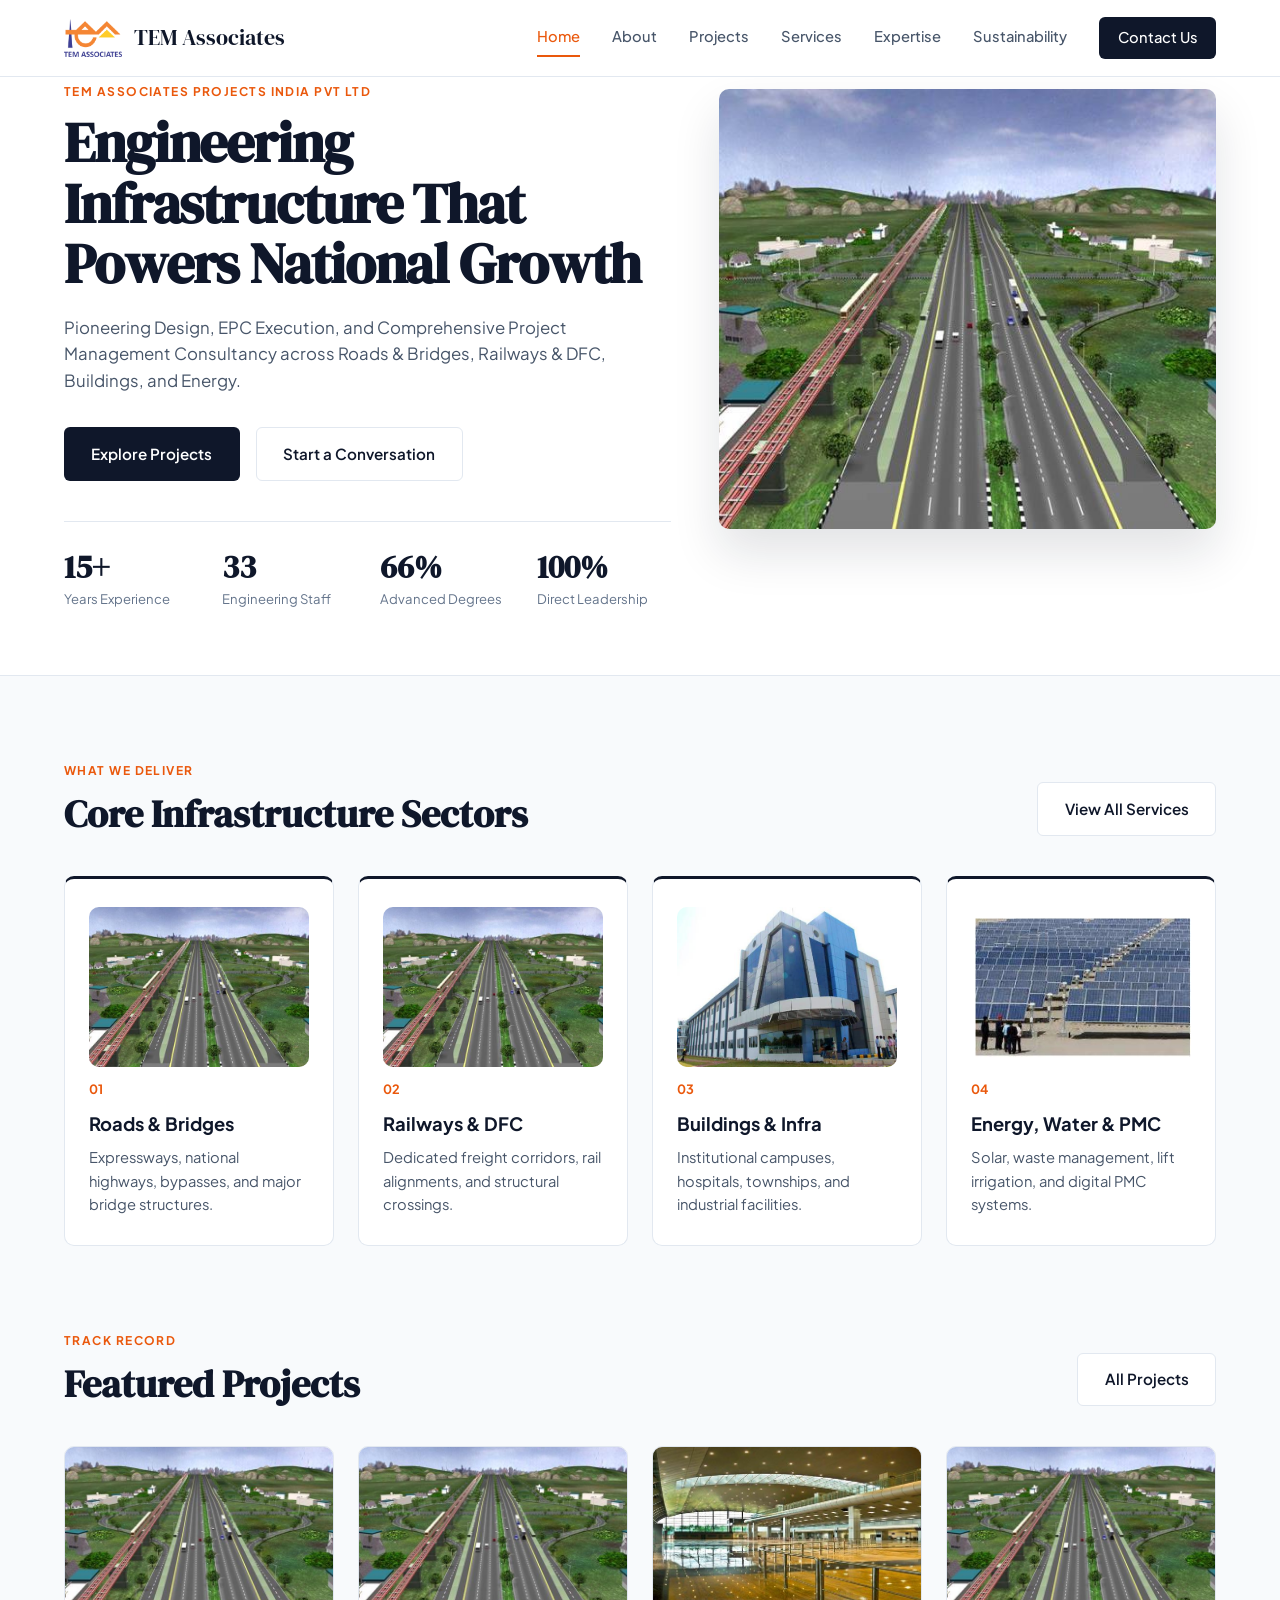
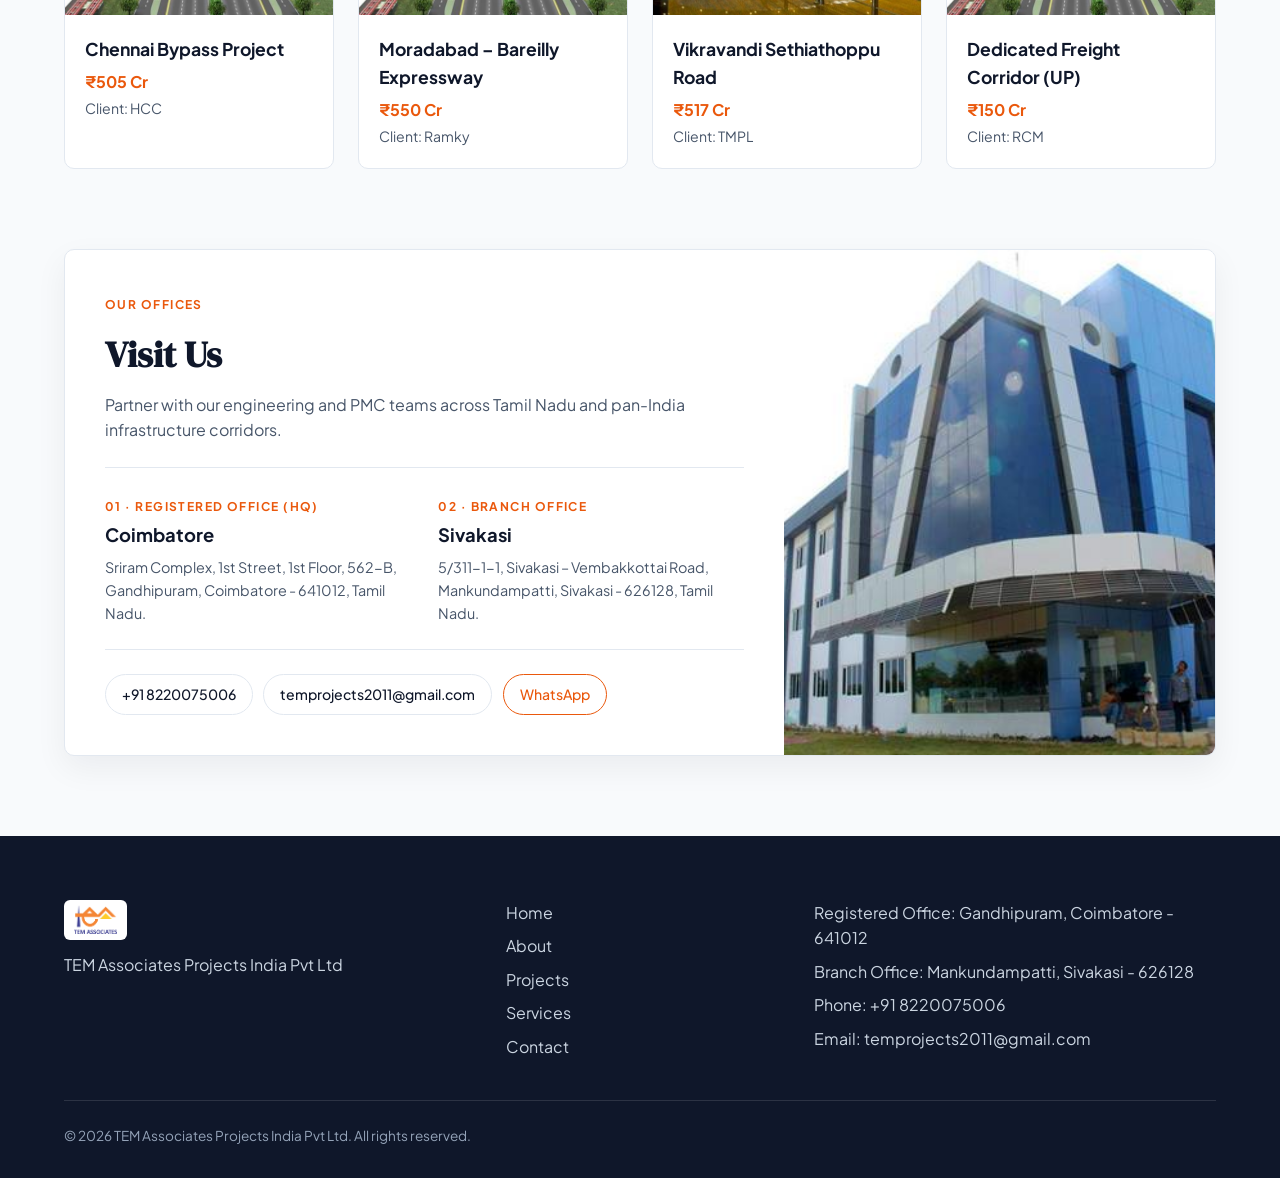
<file: index.html>
<!DOCTYPE html>
<html lang="en">
<head>
  <meta charset="utf-8">
  <meta name="viewport" content="width=device-width, initial-scale=1">
  <title>TEM Associates — Infrastructure EPC &amp; Project Management Consultancy</title>
  <meta name="description" content="TEM Associates Projects India Pvt Ltd — Design, EPC Execution &amp; Project Management Consultancy across Roads, Bridges, Railways, Buildings, and Energy.">
  <link rel="icon" href="TEM_PDF_Images/tem_logo.png" type="image/png">
  <link rel="stylesheet" href="css/style.css">
</head>
<body>
  <header class="header">
    <div class="container header-inner">
      <a href="index.html" class="brand">
        <img src="TEM_PDF_Images/tem_logo.png" alt="TEM Associates">
        <span>TEM Associates</span>
      </a>
      <button class="menu-btn" id="menu-btn" type="button">Menu</button>
      <nav class="nav" id="main-nav">
        <a href="index.html" class="active">Home</a>
        <a href="about.html">About</a>
        <a href="projects.html">Projects</a>
        <a href="services.html">Services</a>
        <a href="expertise.html">Expertise</a>
        <a href="sustainability.html">Sustainability</a>
        <a href="contact.html" class="nav-cta">Contact Us</a>
      </nav>
    </div>
  </header>

  <main>
    <section class="hero">
      <div class="container hero-grid">
        <div>
          <span class="eyebrow">TEM Associates Projects India Pvt Ltd</span>
          <h1>Engineering Infrastructure That Powers National Growth</h1>
          <p class="hero-sub">Pioneering Design, EPC Execution, and Comprehensive Project Management Consultancy across Roads &amp; Bridges, Railways &amp; DFC, Buildings, and Energy.</p>
          <div class="hero-actions">
            <a href="projects.html" class="btn btn-primary">Explore Projects</a>
            <a href="contact.html" class="btn btn-outline">Start a Conversation</a>
          </div>
          <div class="stats">
            <div class="stat"><strong>15+</strong><span>Years Experience</span></div>
            <div class="stat"><strong>33</strong><span>Engineering Staff</span></div>
            <div class="stat"><strong>66%</strong><span>Advanced Degrees</span></div>
            <div class="stat"><strong>100%</strong><span>Direct Leadership</span></div>
          </div>
        </div>
        <div class="hero-media">
          <img src="TEM_PDF_Images/project_highway_railway.jpeg" alt="Highway and railway infrastructure project">
        </div>
      </div>
    </section>

    <section class="section">
      <div class="container">
        <div class="section-head">
          <div>
            <span class="eyebrow">What We Deliver</span>
            <h2>Core Infrastructure Sectors</h2>
          </div>
          <a href="services.html" class="btn btn-outline">View All Services</a>
        </div>
        <div class="grid-4">
          <div class="sector-card">
            <img src="TEM_PDF_Images/project_highway_railway.jpeg" alt="Roads and bridges infrastructure" class="sector-image" loading="lazy">
            <span class="sector-num">01</span>
            <h3>Roads &amp; Bridges</h3>
            <p>Expressways, national highways, bypasses, and major bridge structures.</p>
          </div>
          <div class="sector-card">
            <img src="TEM_PDF_Images/project_highway_railway.jpeg" alt="Railways and dedicated freight corridor" class="sector-image" loading="lazy">
            <span class="sector-num">02</span>
            <h3>Railways &amp; DFC</h3>
            <p>Dedicated freight corridors, rail alignments, and structural crossings.</p>
          </div>
          <div class="sector-card">
            <img src="TEM_PDF_Images/airport_terminal_2.jpeg" alt="Buildings and institutional infrastructure" class="sector-image" loading="lazy">
            <span class="sector-num">03</span>
            <h3>Buildings &amp; Infra</h3>
            <p>Institutional campuses, hospitals, townships, and industrial facilities.</p>
          </div>
          <div class="sector-card">
            <img src="TEM_PDF_Images/solar_array.jpeg" alt="Solar energy and water infrastructure" class="sector-image" loading="lazy">
            <span class="sector-num">04</span>
            <h3>Energy, Water &amp; PMC</h3>
            <p>Solar, waste management, lift irrigation, and digital PMC systems.</p>
          </div>
        </div>
      </div>
    </section>

    <section class="section" style="padding-top: 0;">
      <div class="container">
        <div class="section-head">
          <div>
            <span class="eyebrow">Track Record</span>
            <h2>Featured Projects</h2>
          </div>
          <a href="projects.html" class="btn btn-outline">All Projects</a>
        </div>
        <div class="grid-4">
          <article class="project-card">
            <img src="TEM_PDF_Images/project_highway_railway.jpeg" alt="Chennai Bypass Project">
            <div class="project-body">
              <h3>Chennai Bypass Project</h3>
              <p class="project-val">₹505 Cr</p>
              <p class="project-client">Client: HCC</p>
            </div>
          </article>
          <article class="project-card">
            <img src="TEM_PDF_Images/project_highway_railway.jpeg" alt="Moradabad – Bareilly Expressway">
            <div class="project-body">
              <h3>Moradabad – Bareilly Expressway</h3>
              <p class="project-val">₹550 Cr</p>
              <p class="project-client">Client: Ramky</p>
            </div>
          </article>
          <article class="project-card">
            <img src="TEM_PDF_Images/airport_terminal.jpeg" alt="Vikravandi Sethiathoppu Road">
            <div class="project-body">
              <h3>Vikravandi Sethiathoppu Road</h3>
              <p class="project-val">₹517 Cr</p>
              <p class="project-client">Client: TMPL</p>
            </div>
          </article>
          <article class="project-card">
            <img src="TEM_PDF_Images/project_highway_railway.jpeg" alt="Dedicated Freight Corridor UP">
            <div class="project-body">
              <h3>Dedicated Freight Corridor (UP)</h3>
              <p class="project-val">₹150 Cr</p>
              <p class="project-client">Client: RCM</p>
            </div>
          </article>
        </div>
      </div>
    </section>

    <section class="section" style="padding-top: 0;">
      <div class="container">
        <div class="visit-split">
          <div class="visit-panel">
            <span class="eyebrow">Our Offices</span>
            <h2 style="font-family: var(--font-display); font-size: 2.25rem; margin: 0 0 0.5rem;">Visit Us</h2>
            <p style="color: var(--ink-soft); margin: 0;">Partner with our engineering and PMC teams across Tamil Nadu and pan-India infrastructure corridors.</p>
            <div class="visit-locs">
              <div class="visit-loc">
                <span class="eyebrow" style="margin-bottom: 0.25rem;">01 · Registered Office (HQ)</span>
                <h3>Coimbatore</h3>
                <p>Sriram Complex, 1st Street, 1st Floor, 562-B, Gandhipuram, Coimbatore - 641012, Tamil Nadu.</p>
              </div>
              <div class="visit-loc">
                <span class="eyebrow" style="margin-bottom: 0.25rem;">02 · Branch Office</span>
                <h3>Sivakasi</h3>
                <p>5/311-1-1, Sivakasi – Vembakkottai Road, Mankundampatti, Sivakasi - 626128, Tamil Nadu.</p>
              </div>
            </div>
            <div class="chips">
              <a href="tel:+918220075006" class="chip">+91 8220075006</a>
              <a href="mailto:temprojects2011@gmail.com" class="chip">temprojects2011@gmail.com</a>
              <a href="https://wa.me/918220075006" class="chip chip-accent">WhatsApp</a>
            </div>
          </div>
          <div class="visit-media">
            <img src="TEM_PDF_Images/airport_terminal_2.jpeg" alt="TEM Associates corporate office">
          </div>
        </div>
      </div>
    </section>
  </main>

  <footer class="footer">
    <div class="container">
      <div class="footer-grid">
        <div>
          <img src="TEM_PDF_Images/tem_logo.png" alt="TEM Associates" class="footer-logo">
          <p style="margin: 0;">TEM Associates Projects India Pvt Ltd</p>
        </div>
        <nav class="footer-nav">
          <a href="index.html">Home</a>
          <a href="about.html">About</a>
          <a href="projects.html">Projects</a>
          <a href="services.html">Services</a>
          <a href="contact.html">Contact</a>
        </nav>
        <div>
          <p style="margin: 0 0 0.5rem;">Registered Office: Gandhipuram, Coimbatore - 641012</p>
          <p style="margin: 0 0 0.5rem;">Branch Office: Mankundampatti, Sivakasi - 626128</p>
          <p style="margin: 0 0 0.5rem;">Phone: +91 8220075006</p>
          <p style="margin: 0;">Email: temprojects2011@gmail.com</p>
        </div>
      </div>
      <div class="footer-bottom">&copy; 2026 TEM Associates Projects India Pvt Ltd. All rights reserved.</div>
    </div>
  </footer>

  <script src="js/app.js"></script>
</body>
</html>
</file>
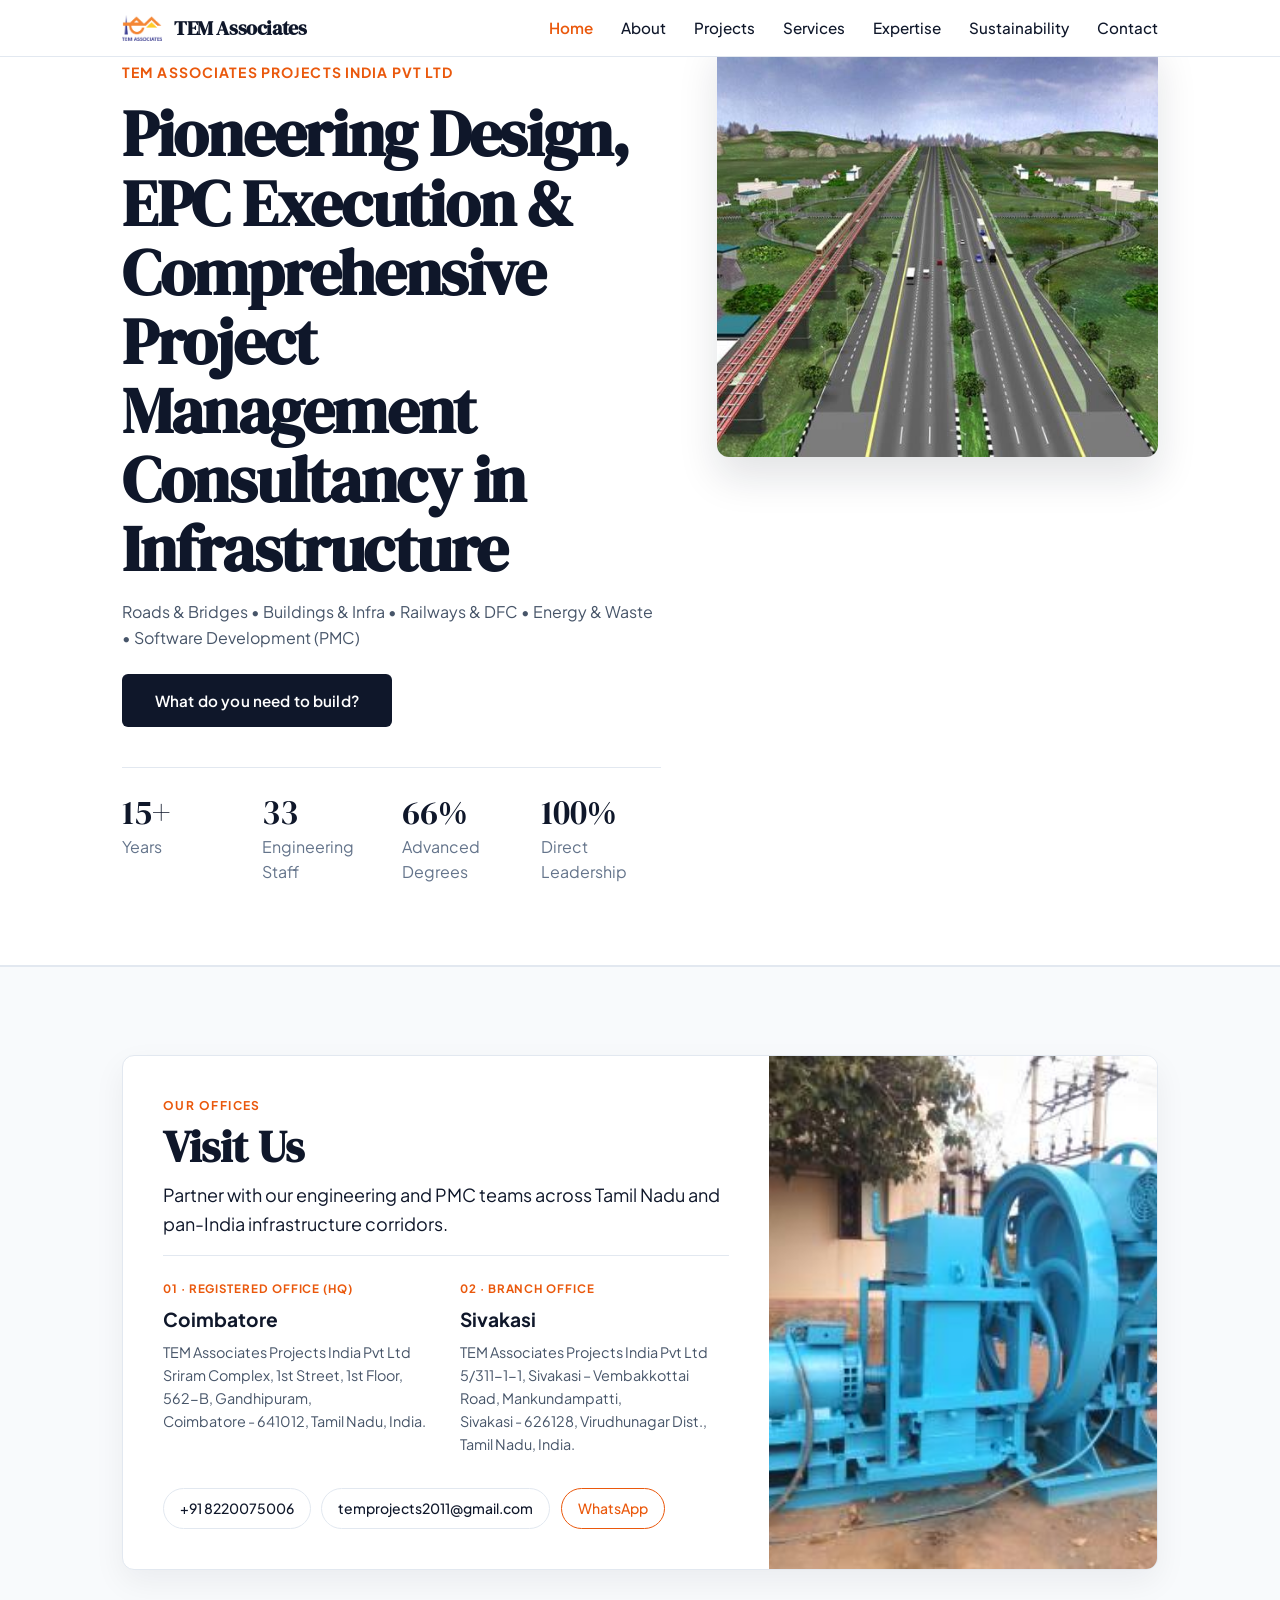
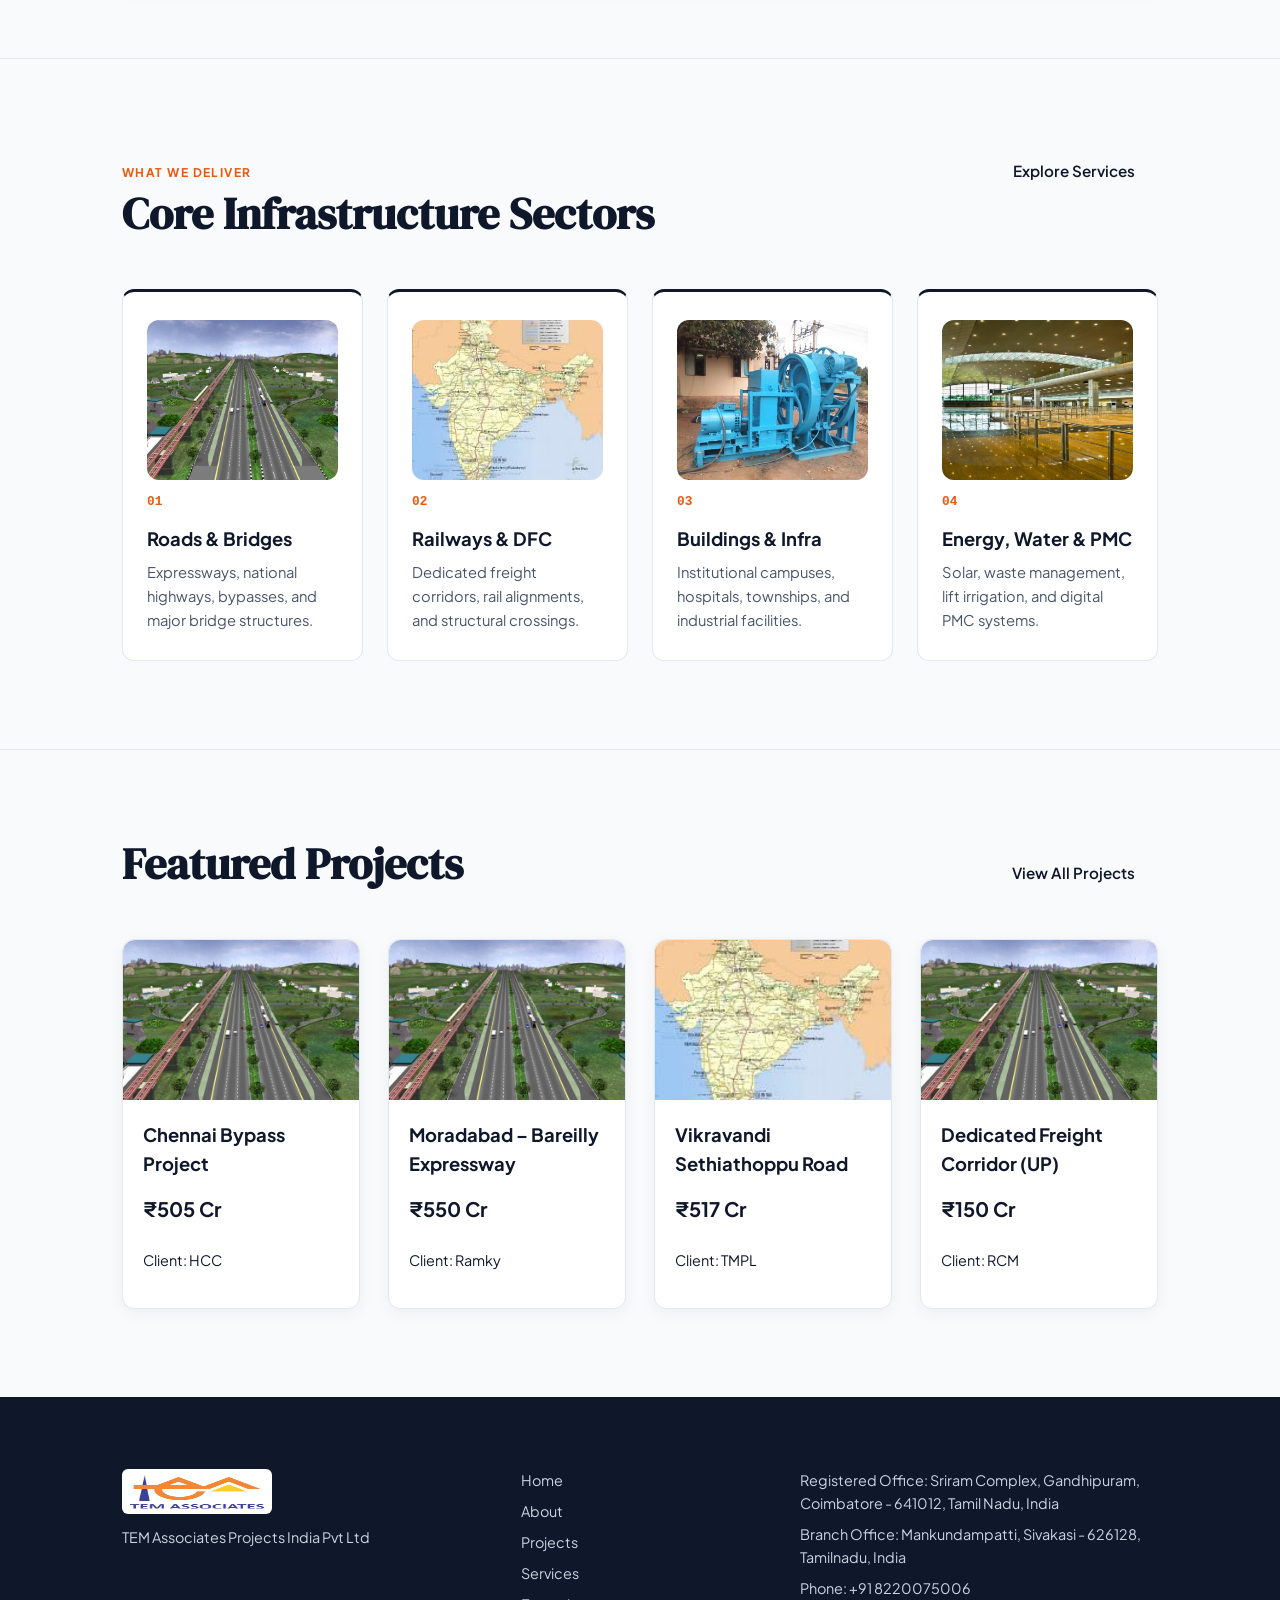
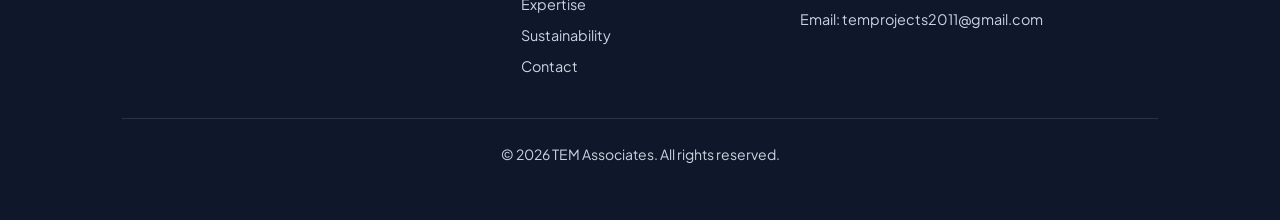
<file: old/index.html>
<!DOCTYPE html>
<html lang="en" data-type="service" data-radius="soft" data-buttons="solid|tonal|block|arrow" data-motion>
<head>
  <meta charset="utf-8">
  <meta name="viewport" content="width=device-width, initial-scale=1">
  <meta name="theme-color" content="#ffffff">
  <meta name="page-type" content="service">
  <meta name="site-kind" content="other">
  <meta name="page-kind" content="home">
  <meta name="description" content="TEM Associates — construction and industrial consulting for developers, owners, and contractors. Design/Development/Construction (EPC) and Project Management Consultancy in Infrastructure.">
  <title>TEM Associates — Construction &amp; Industrial Consulting</title>
  <link rel="icon" href="TEM_PDF_Images/tem_logo.png" type="image/png">
  <link rel="stylesheet" href="css/main.css">
</head>
<body>
  <a class="skip-link" href="#main">Skip to main content</a>

  <header class="site-header">
    <div class="wrap">
      <div class="brand">
        <img src="TEM_PDF_Images/tem_logo.png" alt="TEM Associates logo" width="200" height="60" loading="eager" fetchpriority="high" class="brand-img">
        <span class="wordmark" translate="no">TEM Associates</span>
      </div>
      <button class="nav-toggle" aria-expanded="false" aria-controls="primary-menu" id="menu-button">Menu</button>
      <ul class="nav-list" id="primary-menu" hidden>
        <li><a href="index.html">Home</a></li>
        <li><a href="about.html">About</a></li>
        <li><a href="projects.html">Projects</a></li>
        <li><a href="services.html">Services</a></li>
        <li><a href="expertise.html">Expertise</a></li>
        <li><a href="sustainability.html">Sustainability</a></li>
        <li><a href="contact.html">Contact</a></li>
      </ul>
    </div>
  </header>

  <main id="main">
    <!-- SCREEN 1: HERO -->
    <section class="hero" id="hero" data-enter>
      <div class="wrap">
        <div class="hero-grid">
          <div class="hero-content">
            <span class="hero-kicker">TEM Associates Projects India Pvt Ltd</span>
            <h1>Pioneering Design, EPC Execution &amp; Comprehensive Project Management Consultancy in Infrastructure</h1>
            <p class="hero-sub">Roads &amp; Bridges • Buildings &amp; Infra • Railways &amp; DFC • Energy &amp; Waste • Software Development (PMC)</p>
            <button class="button button--primary hero-trigger" id="hero-trigger">What do you need to build?</button>
            <div class="hero-stats">
              <div class="stat"><strong>15+</strong><span>Years</span></div>
              <div class="stat"><strong>33</strong><span>Engineering Staff</span></div>
              <div class="stat"><strong>66%</strong><span>Advanced Degrees</span></div>
              <div class="stat"><strong>100%</strong><span>Direct Leadership</span></div>
            </div>
          </div>
          <div class="hero-visual">
            <img src="TEM_PDF_Images/project_highway_railway.jpeg" alt="Highway and railway infrastructure project" width="1200" height="800" loading="eager" fetchpriority="high">
          </div>
        </div>
      </div>

      <dialog class="hero-popup" id="hero-popup">
        <button class="popup-close" aria-label="Close">×</button>
        <h2>What do you need to build?</h2>
        <ul class="popup-paths">
          <li><a href="services.html" class="button button--block">Plan a Project</a></li>
          <li><a href="projects.html" class="button button--block">Explore Our Work</a></li>
          <li><a href="contact.html" class="button button--block">Talk to Us</a></li>
        </ul>
      </dialog>
      <div class="hero-popup-backdrop" id="hero-backdrop" hidden></div>
    </section>

    <!-- SCREEN 2: VISIT -->
    <section class="section visit-block" id="visit">
      <div class="wrap">
        <div class="visit-split">
          <div class="visit-panel">
            <span class="section-eyebrow">Our Offices</span>
            <h2>Visit Us</h2>
            <p class="visit-lead">Partner with our engineering and PMC teams across Tamil Nadu and pan-India infrastructure corridors.</p>
            <div class="visit-locations">
              <div class="visit-loc">
                <span class="visit-loc-tag">01 · Registered Office (HQ)</span>
                <h3>Coimbatore</h3>
                <p>TEM Associates Projects India Pvt Ltd<br>
                Sriram Complex, 1st Street, 1st Floor, 562-B, Gandhipuram,<br>
                Coimbatore - 641012, Tamil Nadu, India.</p>
              </div>
              <div class="visit-loc">
                <span class="visit-loc-tag">02 · Branch Office</span>
                <h3>Sivakasi</h3>
                <p>TEM Associates Projects India Pvt Ltd<br>
                5/311-1-1, Sivakasi – Vembakkottai Road, Mankundampatti,<br>
                Sivakasi - 626128, Virudhunagar Dist., Tamil Nadu, India.</p>
              </div>
            </div>
            <div class="visit-actions">
              <a href="tel:+918220075006" class="chip">+91 8220075006</a>
              <a href="mailto:temprojects2011@gmail.com" class="chip">temprojects2011@gmail.com</a>
              <a href="https://wa.me/918220075006" class="chip chip--accent">WhatsApp</a>
            </div>
          </div>
          <div class="visit-visual">
            <img src="TEM_PDF_Images/modern_glass_building.jpeg" alt="TEM Associates corporate office" width="600" height="500" loading="lazy">
          </div>
        </div>
      </div>
    </section>

    <!-- CORE SECTORS -->
    <section class="section sectors-block" id="sectors">
      <div class="wrap">
        <div class="section-header">
          <div>
            <span class="section-eyebrow">What We Deliver</span>
            <h2>Core Infrastructure Sectors</h2>
          </div>
          <a href="services.html" class="button button--small">Explore Services</a>
        </div>
        <ul class="sectors-grid">
          <li class="sector-card">
            <img src="TEM_PDF_Images/project_highway_railway.jpeg" alt="Roads and bridges infrastructure" class="sector-image" loading="lazy">
            <span class="sector-num">01</span>
            <h3>Roads &amp; Bridges</h3>
            <p>Expressways, national highways, bypasses, and major bridge structures.</p>
          </li>
          <li class="sector-card">
            <img src="TEM_PDF_Images/india_highway_map.jpeg" alt="Railways and dedicated freight corridor" class="sector-image" loading="lazy">
            <span class="sector-num">02</span>
            <h3>Railways &amp; DFC</h3>
            <p>Dedicated freight corridors, rail alignments, and structural crossings.</p>
          </li>
          <li class="sector-card">
            <img src="TEM_PDF_Images/modern_glass_building.jpeg" alt="Buildings and institutional infrastructure" class="sector-image" loading="lazy">
            <span class="sector-num">03</span>
            <h3>Buildings &amp; Infra</h3>
            <p>Institutional campuses, hospitals, townships, and industrial facilities.</p>
          </li>
          <li class="sector-card">
            <img src="TEM_PDF_Images/solar_panel_field.jpeg" alt="Solar energy and water infrastructure" class="sector-image" loading="lazy">
            <span class="sector-num">04</span>
            <h3>Energy, Water &amp; PMC</h3>
            <p>Solar, waste management, lift irrigation, and digital PMC systems.</p>
          </li>
        </ul>
      </div>
    </section>

    <!-- FEATURED PROJECTS -->
    <section class="section" id="featured-projects">
      <div class="wrap">
        <div class="section-header">
          <h2>Featured Projects</h2>
          <a href="projects.html" class="button button--small">View All Projects</a>
        </div>
        <ul class="project-grid featured">
          <li>
            <div class="project-card">
              <img src="TEM_PDF_Images/project_highway_railway.jpeg" alt="Chennai Bypass Project" width="300" height="200" loading="lazy" class="project-image">
              <div class="project-info">
                <h3>Chennai Bypass Project</h3>
                <p class="project-value">₹505 Cr</p>
                <p class="project-client">Client: HCC</p>
              </div>
            </div>
          </li>
          <li>
            <div class="project-card">
              <img src="TEM_PDF_Images/project_highway_railway.jpeg" alt="Moradabad – Bareilly Expressway" width="300" height="200" loading="lazy" class="project-image">
              <div class="project-info">
                <h3>Moradabad – Bareilly Expressway</h3>
                <p class="project-value">₹550 Cr</p>
                <p class="project-client">Client: Ramky</p>
              </div>
            </div>
          </li>
          <li>
            <div class="project-card">
              <img src="TEM_PDF_Images/india_highway_map.jpeg" alt="Vikravandi Sethiathoppu Road" width="300" height="200" loading="lazy" class="project-image">
              <div class="project-info">
                <h3>Vikravandi Sethiathoppu Road</h3>
                <p class="project-value">₹517 Cr</p>
                <p class="project-client">Client: TMPL</p>
              </div>
            </div>
          </li>
          <li>
            <div class="project-card">
              <img src="TEM_PDF_Images/project_highway_railway.jpeg" alt="Dedicated Freight Corridor UP" width="300" height="200" loading="lazy" class="project-image">
              <div class="project-info">
                <h3>Dedicated Freight Corridor (UP)</h3>
                <p class="project-value">₹150 Cr</p>
                <p class="project-client">Client: RCM</p>
              </div>
            </div>
          </li>
        </ul>
      </div>
    </section>
  </main>

  <footer class="site-footer">
    <div class="wrap">
      <div class="footer-grid">
        <div class="footer-brand">
          <img src="TEM_PDF_Images/tem_logo.png" alt="TEM Associates logo" width="150" height="45">
          <p>TEM Associates Projects India Pvt Ltd</p>
        </div>
        <nav class="footer-nav">
          <a href="index.html">Home</a>
          <a href="about.html">About</a>
          <a href="projects.html">Projects</a>
          <a href="services.html">Services</a>
          <a href="expertise.html">Expertise</a>
          <a href="sustainability.html">Sustainability</a>
          <a href="contact.html">Contact</a>
        </nav>
        <div class="footer-contact">
          <p>Registered Office: Sriram Complex, Gandhipuram, Coimbatore - 641012, Tamil Nadu, India</p>
          <p>Branch Office: Mankundampatti, Sivakasi - 626128, Tamilnadu, India</p>
          <p>Phone: +91 8220075006</p>
          <p>Email: temprojects2011@gmail.com</p>
        </div>
      </div>
      <p class="footer-copy">&copy; 2026 TEM Associates. All rights reserved.</p>
    </div>
  </footer>

  <script src="js/main.js"></script>
</body>
</html>
</file>
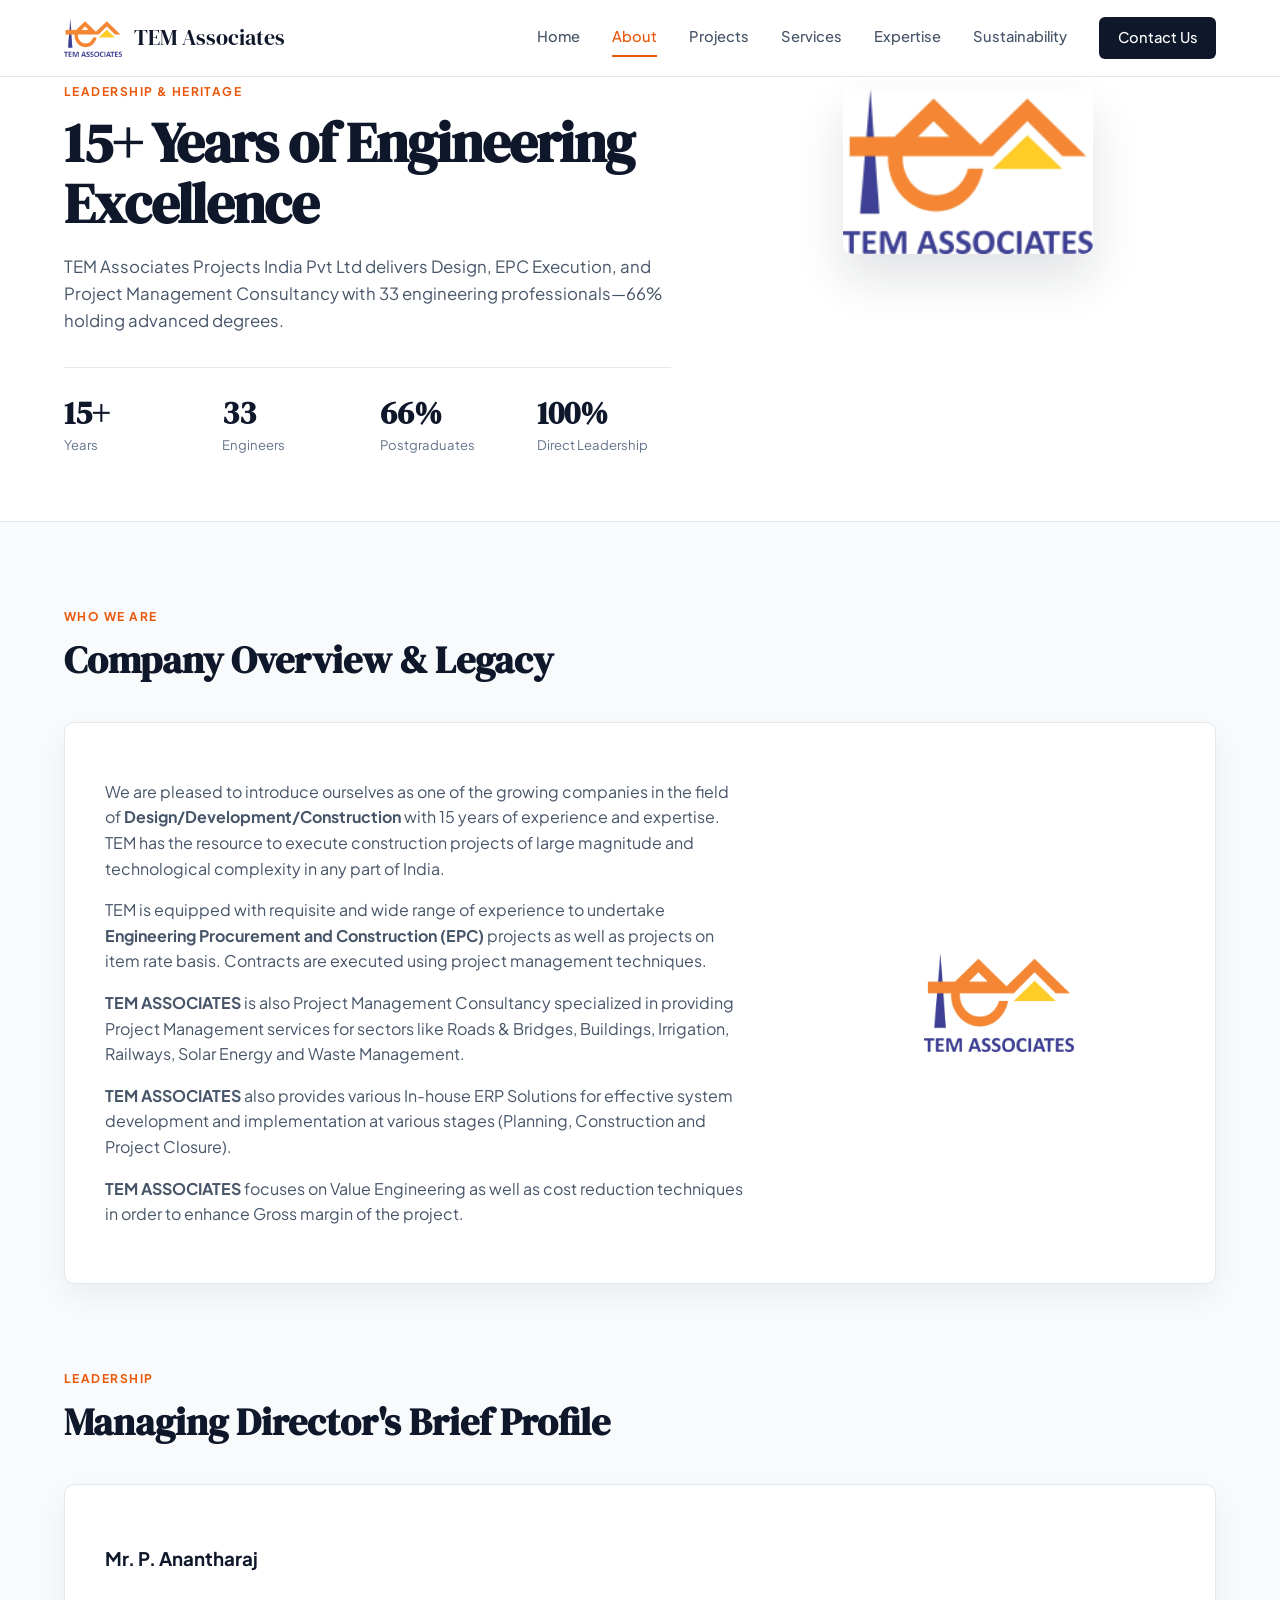
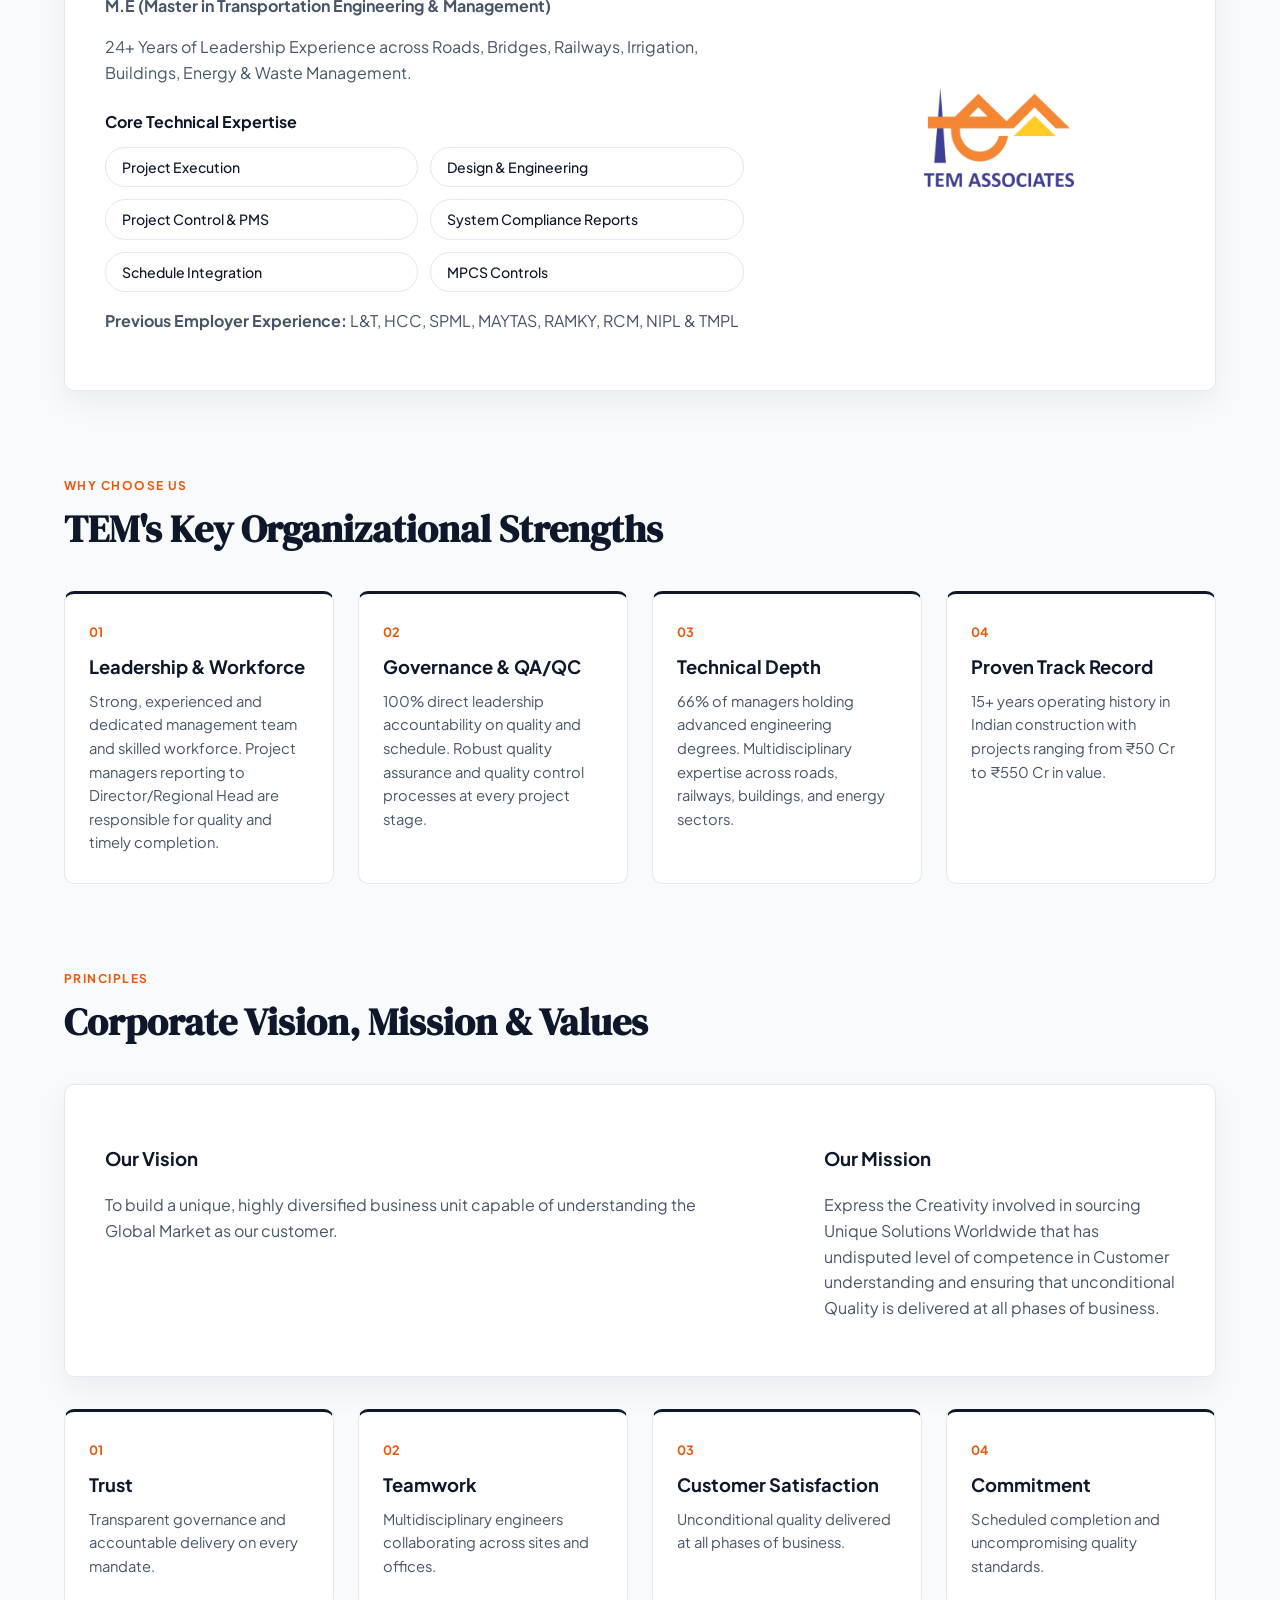
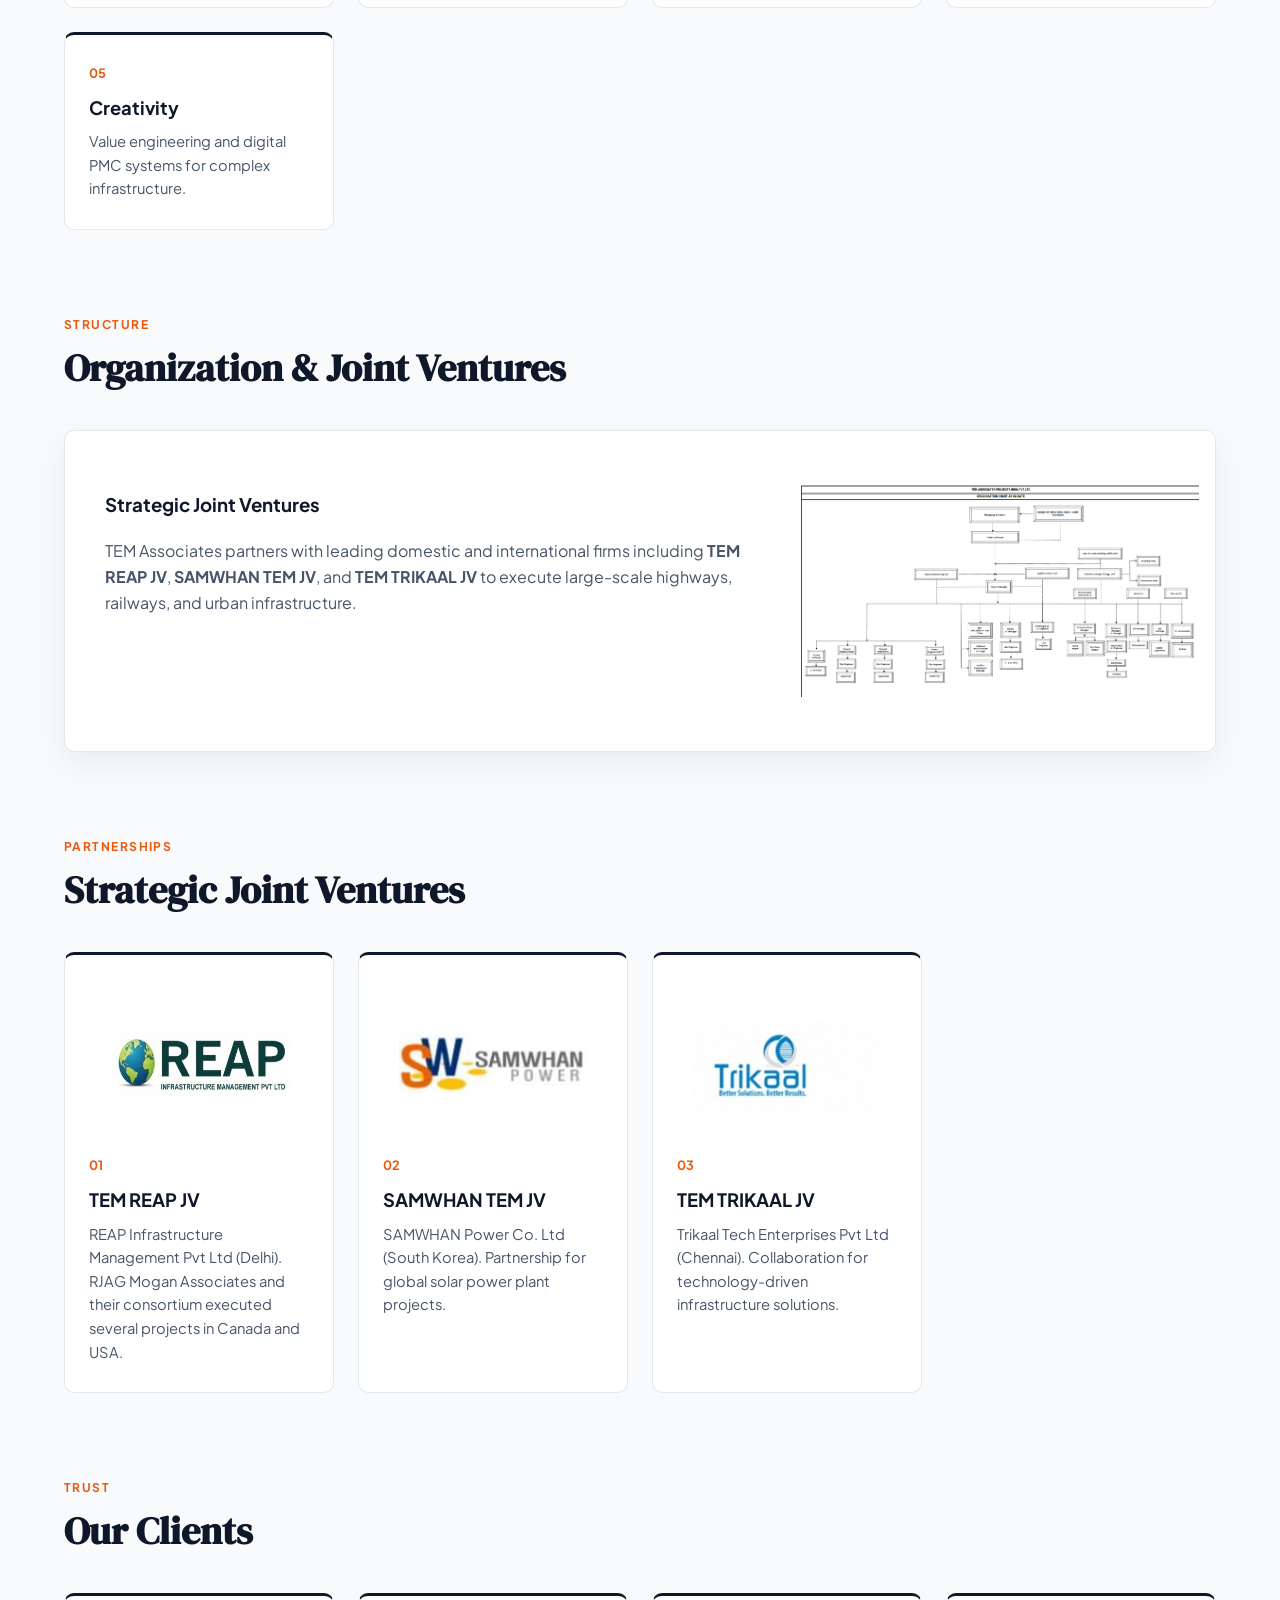
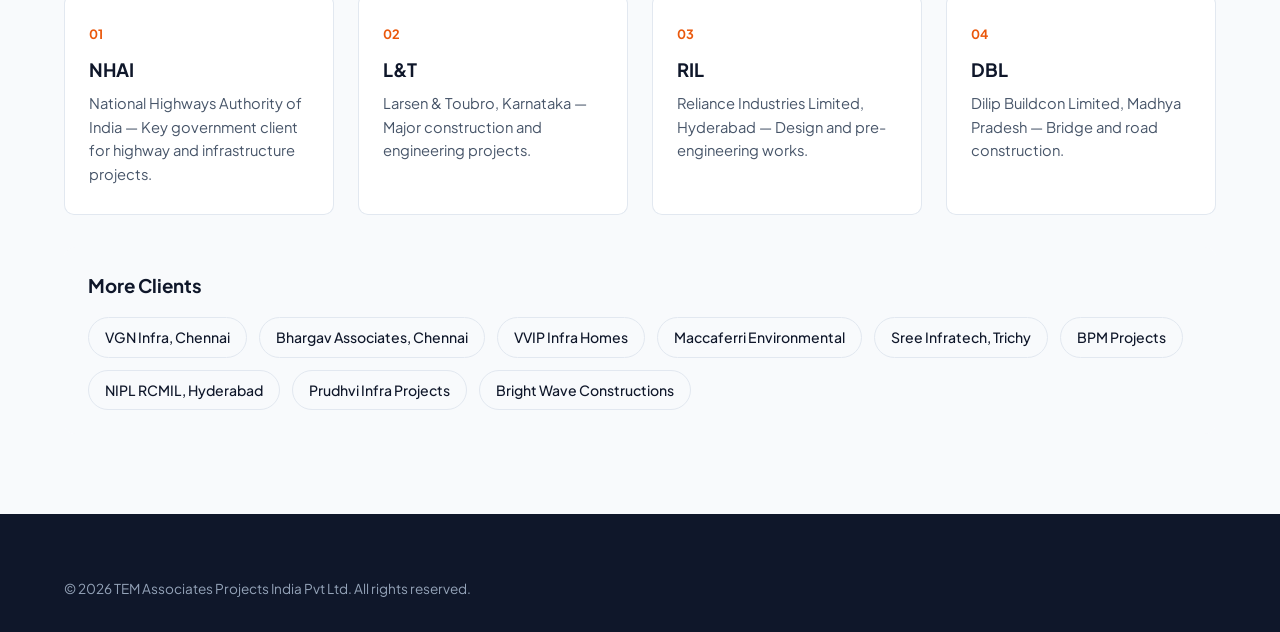
<file: about.html>
<!DOCTYPE html>
<html lang="en">
<head>
  <meta charset="utf-8">
  <meta name="viewport" content="width=device-width, initial-scale=1">
  <title>About Us — TEM Associates</title>
  <link rel="icon" href="TEM_PDF_Images/tem_logo.png" type="image/png">
  <link rel="stylesheet" href="css/style.css">
</head>
<body>
  <header class="header">
    <div class="container header-inner">
      <a href="index.html" class="brand"><img src="TEM_PDF_Images/tem_logo.png" alt="TEM Associates"><span>TEM Associates</span></a>
      <button class="menu-btn" id="menu-btn" type="button">Menu</button>
      <nav class="nav" id="main-nav">
        <a href="index.html">Home</a>
        <a href="about.html" class="active">About</a>
        <a href="projects.html">Projects</a>
        <a href="services.html">Services</a>
        <a href="expertise.html">Expertise</a>
        <a href="sustainability.html">Sustainability</a>
        <a href="contact.html" class="nav-cta">Contact Us</a>
      </nav>
    </div>
  </header>

  <main>
    <section class="hero">
      <div class="container hero-grid">
        <div>
          <span class="eyebrow">Leadership &amp; Heritage</span>
          <h1>15+ Years of Engineering Excellence</h1>
          <p class="hero-sub">TEM Associates Projects India Pvt Ltd delivers Design, EPC Execution, and Project Management Consultancy with 33 engineering professionals—66% holding advanced degrees.</p>
          <div class="stats">
            <div class="stat"><strong>15+</strong><span>Years</span></div>
            <div class="stat"><strong>33</strong><span>Engineers</span></div>
            <div class="stat"><strong>66%</strong><span>Postgraduates</span></div>
            <div class="stat"><strong>100%</strong><span>Direct Leadership</span></div>
          </div>
        </div>
        <div class="hero-media">
          <img src="TEM_PDF_Images/tem_logo.png" alt="TEM Associates executive leadership" style="max-width: 250px; height: auto; margin: 0 auto; display: block;">
        </div>
      </div>
    </section>

    <section class="section">
      <div class="container">
        <div class="section-head">
          <div><span class="eyebrow">Who We Are</span><h2>Company Overview &amp; Legacy</h2></div>
        </div>
        <div class="visit-split">
          <div class="visit-panel">
            <p style="color: var(--ink-soft);">We are pleased to introduce ourselves as one of the growing companies in the field of <strong>Design/Development/Construction</strong> with 15 years of experience and expertise. TEM has the resource to execute construction projects of large magnitude and technological complexity in any part of India.</p>
            <p style="color: var(--ink-soft);">TEM is equipped with requisite and wide range of experience to undertake <strong>Engineering Procurement and Construction (EPC)</strong> projects as well as projects on item rate basis. Contracts are executed using project management techniques.</p>
            <p style="color: var(--ink-soft);"><strong>TEM ASSOCIATES</strong> is also Project Management Consultancy specialized in providing Project Management services for sectors like Roads &amp; Bridges, Buildings, Irrigation, Railways, Solar Energy and Waste Management.</p>
            <p style="color: var(--ink-soft);"><strong>TEM ASSOCIATES</strong> also provides various In-house ERP Solutions for effective system development and implementation at various stages (Planning, Construction and Project Closure).</p>
            <p style="color: var(--ink-soft);"><strong>TEM ASSOCIATES</strong> focuses on Value Engineering as well as cost reduction techniques in order to enhance Gross margin of the project.</p>
          </div>
          <div class="visit-media" style="display: flex; align-items: center; justify-content: center; min-height: auto;">
            <img src="TEM_PDF_Images/tem_logo.png" alt="TEM Associates legacy" style="max-width: 150px; height: auto; object-fit: contain;">
          </div>
        </div>
      </div>
    </section>

    <section class="section" style="padding-top: 0;">
      <div class="container">
        <div class="section-head">
          <div><span class="eyebrow">Leadership</span><h2>Managing Director's Brief Profile</h2></div>
        </div>
        <div class="visit-split">
          <div class="visit-panel">
            <h3>Mr. P. Anantharaj</h3>
            <p style="color: var(--ink-soft);"><strong>M.E (Master in Transportation Engineering &amp; Management)</strong></p>
            <p style="color: var(--ink-soft);">24+ Years of Leadership Experience across Roads, Bridges, Railways, Irrigation, Buildings, Energy &amp; Waste Management.</p>
            <h4 style="margin: 1.5rem 0 0.75rem;">Core Technical Expertise</h4>
            <div class="grid-4" style="grid-template-columns: repeat(2, 1fr); gap: 0.75rem;">
              <div class="chip">Project Execution</div>
              <div class="chip">Design &amp; Engineering</div>
              <div class="chip">Project Control &amp; PMS</div>
              <div class="chip">System Compliance Reports</div>
              <div class="chip">Schedule Integration</div>
              <div class="chip">MPCS Controls</div>
            </div>
            <p style="color: var(--ink-soft); margin-top: 1rem;"><strong>Previous Employer Experience:</strong> L&amp;T, HCC, SPML, MAYTAS, RAMKY, RCM, NIPL &amp; TMPL</p>
          </div>
          <div class="visit-media" style="display: flex; align-items: center; justify-content: center; min-height: auto;">
            <img src="TEM_PDF_Images/tem_logo.png" alt="Managing Director" style="max-width: 150px; height: auto; object-fit: contain;">
          </div>
        </div>
      </div>
    </section>

    <section class="section" style="padding-top: 0;">
      <div class="container">
        <div class="section-head">
          <div><span class="eyebrow">Why Choose Us</span><h2>TEM's Key Organizational Strengths</h2></div>
        </div>
        <div class="grid-4">
          <div class="sector-card">
            <span class="sector-num">01</span>
            <h3>Leadership &amp; Workforce</h3>
            <p>Strong, experienced and dedicated management team and skilled workforce. Project managers reporting to Director/Regional Head are responsible for quality and timely completion.</p>
          </div>
          <div class="sector-card">
            <span class="sector-num">02</span>
            <h3>Governance &amp; QA/QC</h3>
            <p>100% direct leadership accountability on quality and schedule. Robust quality assurance and quality control processes at every project stage.</p>
          </div>
          <div class="sector-card">
            <span class="sector-num">03</span>
            <h3>Technical Depth</h3>
            <p>66% of managers holding advanced engineering degrees. Multidisciplinary expertise across roads, railways, buildings, and energy sectors.</p>
          </div>
          <div class="sector-card">
            <span class="sector-num">04</span>
            <h3>Proven Track Record</h3>
            <p>15+ years operating history in Indian construction with projects ranging from ₹50 Cr to ₹550 Cr in value.</p>
          </div>
        </div>
      </div>
    </section>

    <section class="section" style="padding-top: 0;">
      <div class="container">
        <div class="section-head">
          <div><span class="eyebrow">Principles</span><h2>Corporate Vision, Mission &amp; Values</h2></div>
        </div>
        <div class="visit-split" style="margin-bottom: 2rem;">
          <div class="visit-panel">
            <h3>Our Vision</h3>
            <p style="color: var(--ink-soft);">To build a unique, highly diversified business unit capable of understanding the Global Market as our customer.</p>
          </div>
          <div class="visit-panel">
            <h3>Our Mission</h3>
            <p style="color: var(--ink-soft);">Express the Creativity involved in sourcing Unique Solutions Worldwide that has undisputed level of competence in Customer understanding and ensuring that unconditional Quality is delivered at all phases of business.</p>
          </div>
        </div>
        <div class="grid-4">
          <div class="sector-card"><span class="sector-num">01</span><h3>Trust</h3><p>Transparent governance and accountable delivery on every mandate.</p></div>
          <div class="sector-card"><span class="sector-num">02</span><h3>Teamwork</h3><p>Multidisciplinary engineers collaborating across sites and offices.</p></div>
          <div class="sector-card"><span class="sector-num">03</span><h3>Customer Satisfaction</h3><p>Unconditional quality delivered at all phases of business.</p></div>
          <div class="sector-card"><span class="sector-num">04</span><h3>Commitment</h3><p>Scheduled completion and uncompromising quality standards.</p></div>
          <div class="sector-card"><span class="sector-num">05</span><h3>Creativity</h3><p>Value engineering and digital PMC systems for complex infrastructure.</p></div>
        </div>
      </div>
    </section>

    <section class="section" style="padding-top: 0;">
      <div class="container">
        <div class="section-head">
          <div><span class="eyebrow">Structure</span><h2>Organization &amp; Joint Ventures</h2></div>
        </div>
        <div class="visit-split">
          <div class="visit-panel">
            <h3>Strategic Joint Ventures</h3>
            <p style="color: var(--ink-soft);">TEM Associates partners with leading domestic and international firms including <strong>TEM REAP JV</strong>, <strong>SAMWHAN TEM JV</strong>, and <strong>TEM TRIKAAL JV</strong> to execute large-scale highways, railways, and urban infrastructure.</p>
          </div>
          <div class="visit-media">
            <img src="TEM_PDF_Images/tem_org_chart.png" alt="TEM Associates organization chart" style="object-fit: contain; background: #fff; padding: 1rem;">
          </div>
        </div>
      </div>
    </section>

    <section class="section" style="padding-top: 0;">
      <div class="container">
        <div class="section-head">
          <div><span class="eyebrow">Partnerships</span><h2>Strategic Joint Ventures</h2></div>
        </div>
        <div class="grid-4">
          <div class="sector-card">
            <img src="TEM_PDF_Images/logo_reap.jpeg" alt="TEM REAP JV" class="sector-image" loading="lazy" style="object-fit: contain; background: #fff; padding: 1rem;">
            <span class="sector-num">01</span>
            <h3>TEM REAP JV</h3>
            <p>REAP Infrastructure Management Pvt Ltd (Delhi). RJAG Mogan Associates and their consortium executed several projects in Canada and USA.</p>
          </div>
          <div class="sector-card">
            <img src="TEM_PDF_Images/logo_samwhan.jpeg" alt="SAMWHAN TEM JV" class="sector-image" loading="lazy" style="object-fit: contain; background: #fff; padding: 1rem;">
            <span class="sector-num">02</span>
            <h3>SAMWHAN TEM JV</h3>
            <p>SAMWHAN Power Co. Ltd (South Korea). Partnership for global solar power plant projects.</p>
          </div>
          <div class="sector-card">
            <img src="TEM_PDF_Images/logo_trikaal.jpeg" alt="TEM TRIKAAL JV" class="sector-image" loading="lazy" style="object-fit: contain; background: #fff; padding: 1rem;">
            <span class="sector-num">03</span>
            <h3>TEM TRIKAAL JV</h3>
            <p>Trikaal Tech Enterprises Pvt Ltd (Chennai). Collaboration for technology-driven infrastructure solutions.</p>
          </div>
        </div>
      </div>
    </section>

    <section class="section" style="padding-top: 0;">
      <div class="container">
        <div class="section-head">
          <div><span class="eyebrow">Trust</span><h2>Our Clients</h2></div>
        </div>
        <div class="grid-4">
          <div class="sector-card">
            <span class="sector-num">01</span>
            <h3>NHAI</h3>
            <p>National Highways Authority of India — Key government client for highway and infrastructure projects.</p>
          </div>
          <div class="sector-card">
            <span class="sector-num">02</span>
            <h3>L&amp;T</h3>
            <p>Larsen &amp; Toubro, Karnataka — Major construction and engineering projects.</p>
          </div>
          <div class="sector-card">
            <span class="sector-num">03</span>
            <h3>RIL</h3>
            <p>Reliance Industries Limited, Hyderabad — Design and pre-engineering works.</p>
          </div>
          <div class="sector-card">
            <span class="sector-num">04</span>
            <h3>DBL</h3>
            <p>Dilip Buildcon Limited, Madhya Pradesh — Bridge and road construction.</p>
          </div>
        </div>
        <div style="margin-top: 2rem; padding: 1.5rem; background: var(--bg-soft, #f8fafc); border-radius: 12px;">
          <h3 style="margin: 0 0 1rem;">More Clients</h3>
          <div style="display: flex; flex-wrap: wrap; gap: 0.75rem;">
            <span class="chip">VGN Infra, Chennai</span>
            <span class="chip">Bhargav Associates, Chennai</span>
            <span class="chip">VVIP Infra Homes</span>
            <span class="chip">Maccaferri Environmental</span>
            <span class="chip">Sree Infratech, Trichy</span>
            <span class="chip">BPM Projects</span>
            <span class="chip">NIPL RCMIL, Hyderabad</span>
            <span class="chip">Prudhvi Infra Projects</span>
            <span class="chip">Bright Wave Constructions</span>
          </div>
        </div>
      </div>
    </section>
  </main>

  <footer class="footer">
    <div class="container">
      <div class="footer-bottom" style="margin-top: 0; border-top: none; padding-top: 0;">&copy; 2026 TEM Associates Projects India Pvt Ltd. All rights reserved.</div>
    </div>
  </footer>
  <script src="js/app.js"></script>
</body>
</html>
</file>
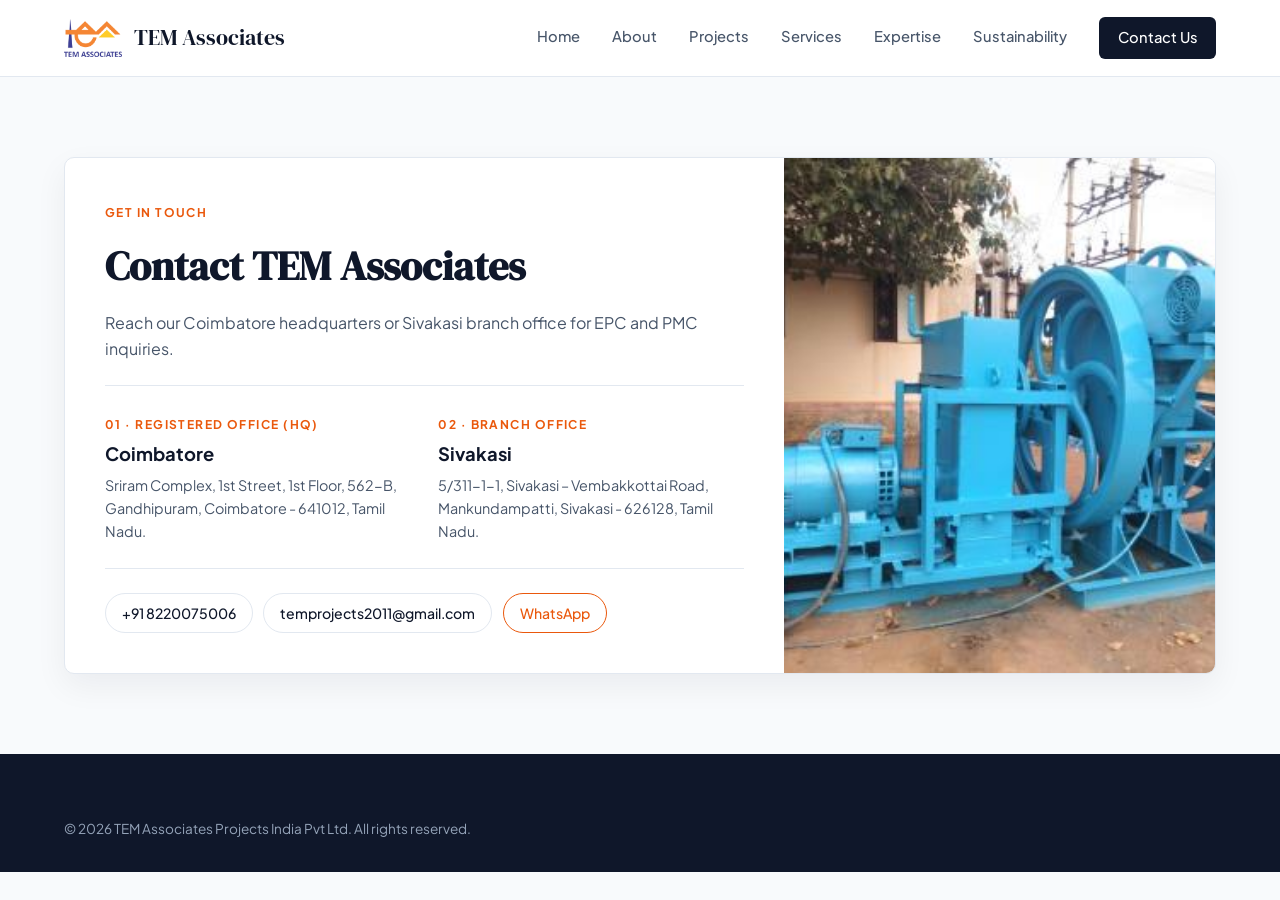
<file: contact.html>
<!DOCTYPE html>
<html lang="en">
<head>
  <meta charset="utf-8">
  <meta name="viewport" content="width=device-width, initial-scale=1">
  <title>Contact Us — TEM Associates</title>
  <link rel="icon" href="TEM_PDF_Images/tem_logo.png" type="image/png">
  <link rel="stylesheet" href="css/style.css">
</head>
<body>
  <header class="header">
    <div class="container header-inner">
      <a href="index.html" class="brand"><img src="TEM_PDF_Images/tem_logo.png" alt="TEM Associates"><span>TEM Associates</span></a>
      <button class="menu-btn" id="menu-btn" type="button">Menu</button>
      <nav class="nav" id="main-nav">
        <a href="index.html">Home</a>
        <a href="about.html">About</a>
        <a href="projects.html">Projects</a>
        <a href="services.html">Services</a>
        <a href="expertise.html">Expertise</a>
        <a href="sustainability.html">Sustainability</a>
        <a href="contact.html" class="nav-cta active">Contact Us</a>
      </nav>
    </div>
  </header>

  <main>
    <section class="section">
      <div class="container">
        <div class="visit-split">
          <div class="visit-panel">
            <span class="eyebrow">Get In Touch</span>
            <h1 style="font-family: var(--font-display); font-size: 2.5rem; margin: 0 0 0.75rem;">Contact TEM Associates</h1>
            <p style="color: var(--ink-soft); margin: 0;">Reach our Coimbatore headquarters or Sivakasi branch office for EPC and PMC inquiries.</p>
            <div class="visit-locs">
              <div class="visit-loc">
                <span class="eyebrow" style="margin-bottom: 0.25rem;">01 · Registered Office (HQ)</span>
                <h3>Coimbatore</h3>
                <p>Sriram Complex, 1st Street, 1st Floor, 562-B, Gandhipuram, Coimbatore - 641012, Tamil Nadu.</p>
              </div>
              <div class="visit-loc">
                <span class="eyebrow" style="margin-bottom: 0.25rem;">02 · Branch Office</span>
                <h3>Sivakasi</h3>
                <p>5/311-1-1, Sivakasi – Vembakkottai Road, Mankundampatti, Sivakasi - 626128, Tamil Nadu.</p>
              </div>
            </div>
            <div class="chips">
              <a href="tel:+918220075006" class="chip">+91 8220075006</a>
              <a href="mailto:temprojects2011@gmail.com" class="chip">temprojects2011@gmail.com</a>
              <a href="https://wa.me/918220075006" class="chip chip-accent">WhatsApp</a>
            </div>
          </div>
          <div class="visit-media">
            <img src="TEM_PDF_Images/industrial_equipment.jpeg" alt="TEM Associates corporate office">
          </div>
        </div>
      </div>
    </section>
  </main>

  <footer class="footer">
    <div class="container">
      <div class="footer-bottom" style="margin-top: 0; border-top: none; padding-top: 0;">&copy; 2026 TEM Associates Projects India Pvt Ltd. All rights reserved.</div>
    </div>
  </footer>
  <script src="js/app.js"></script>
</body>
</html>
</file>
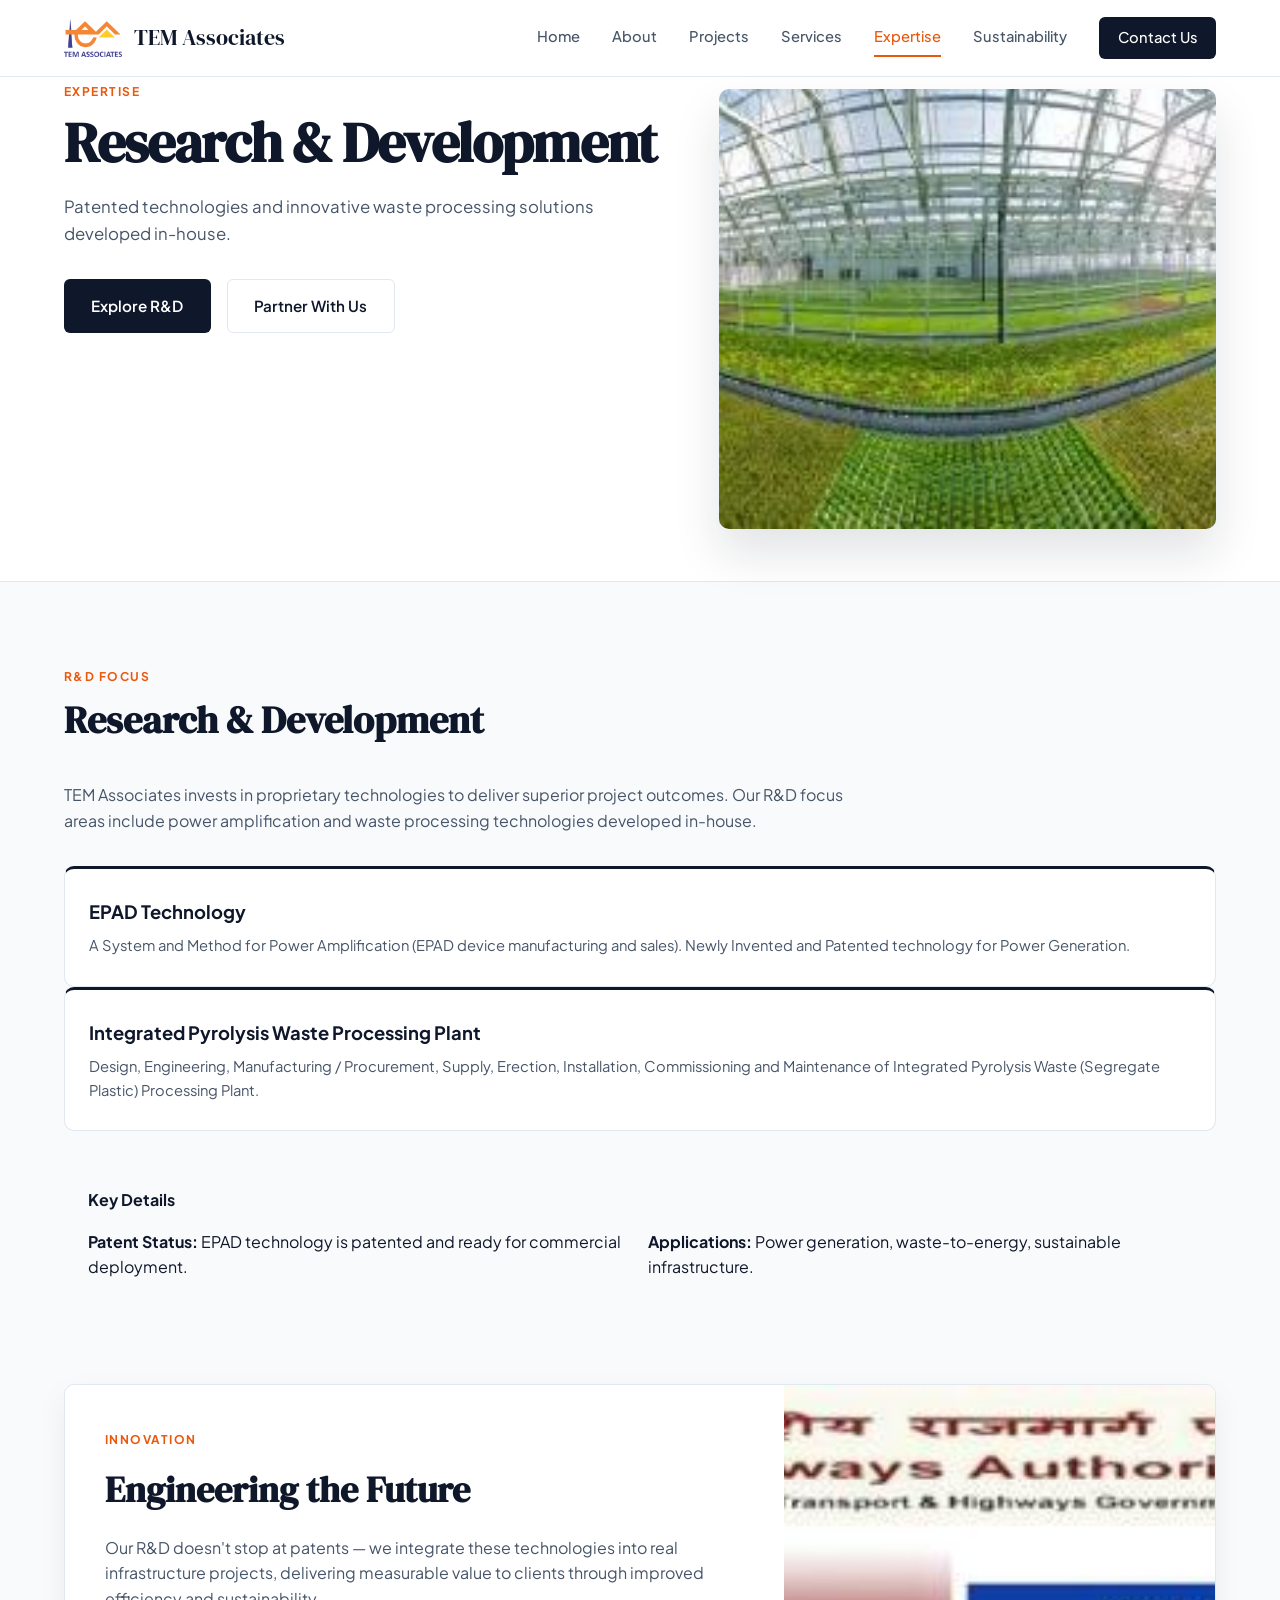
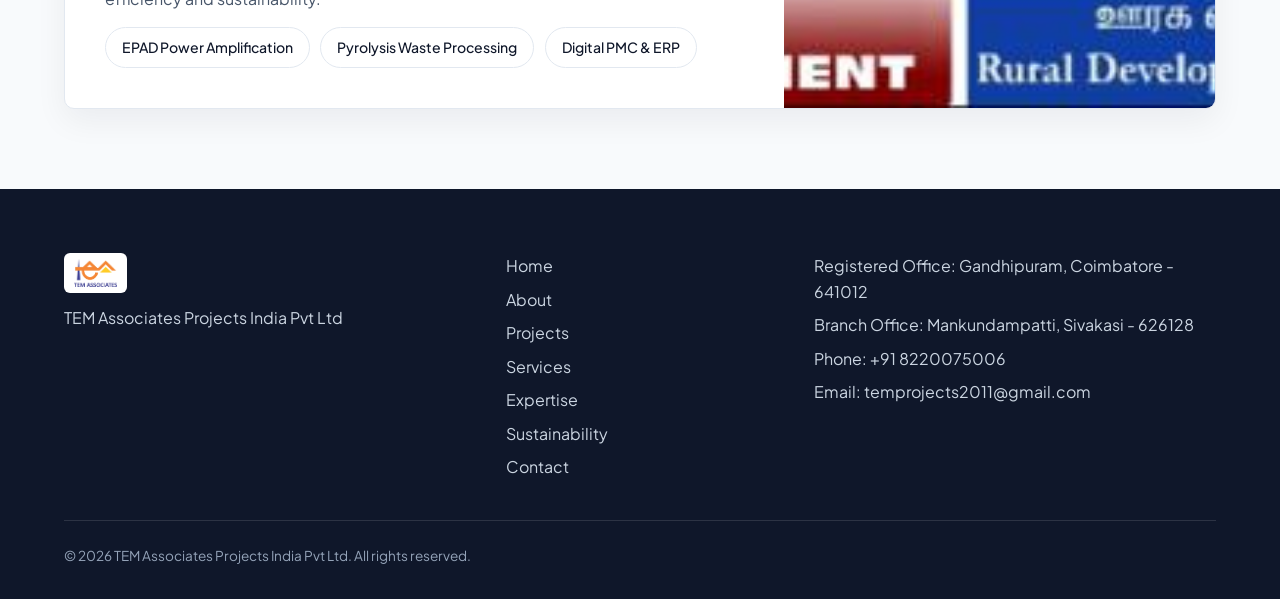
<file: expertise.html>
<!DOCTYPE html>
<html lang="en">
<head>
  <meta charset="utf-8">
  <meta name="viewport" content="width=device-width, initial-scale=1">
  <title>Expertise — TEM Associates</title>
  <meta name="description" content="TEM Associates — Research & Development including EPAD patented technology and Integrated Pyrolysis Waste Processing Plant.">
  <link rel="icon" href="TEM_PDF_Images/tem_logo.png" type="image/png">
  <link rel="stylesheet" href="css/style.css">
</head>
<body>
  <header class="header">
    <div class="container header-inner">
      <a href="index.html" class="brand"><img src="TEM_PDF_Images/tem_logo.png" alt="TEM Associates"><span>TEM Associates</span></a>
      <button class="menu-btn" id="menu-btn" type="button">Menu</button>
      <nav class="nav" id="main-nav">
        <a href="index.html">Home</a>
        <a href="about.html">About</a>
        <a href="projects.html">Projects</a>
        <a href="services.html">Services</a>
        <a href="expertise.html" class="active">Expertise</a>
        <a href="sustainability.html">Sustainability</a>
        <a href="contact.html" class="nav-cta">Contact Us</a>
      </nav>
    </div>
  </header>

  <main>
    <section class="hero">
      <div class="container hero-grid">
        <div>
          <span class="eyebrow">Expertise</span>
          <h1>Research & Development</h1>
          <p class="hero-sub">Patented technologies and innovative waste processing solutions developed in-house.</p>
          <div class="hero-actions">
            <a href="#rd" class="btn btn-primary">Explore R&D</a>
            <a href="contact.html" class="btn btn-outline">Partner With Us</a>
          </div>
        </div>
        <div class="hero-media">
          <img src="TEM_PDF_Images/solar_greenhouse_interior.jpeg" alt="EPAD technology diagram">
        </div>
      </div>
    </section>

    <section class="section" id="rd">
      <div class="container">
        <div class="section-head">
          <div><span class="eyebrow">R&D Focus</span><h2>Research & Development</h2></div>
        </div>
        <p style="color: var(--ink-soft); max-width: 800px;">TEM Associates invests in proprietary technologies to deliver superior project outcomes. Our R&D focus areas include power amplification and waste processing technologies developed in-house.</p>
        <div class="grid-2" style="margin-top: 2rem;">
          <div class="sector-card" style="grid-column: span 2;">
            <h3 style="margin-top: 0;">EPAD Technology</h3>
            <p>A System and Method for Power Amplification (EPAD device manufacturing and sales). Newly Invented and Patented technology for Power Generation.</p>
          </div>
          <div class="sector-card" style="grid-column: span 2;">
            <h3 style="margin-top: 0;">Integrated Pyrolysis Waste Processing Plant</h3>
            <p>Design, Engineering, Manufacturing / Procurement, Supply, Erection, Installation, Commissioning and Maintenance of Integrated Pyrolysis Waste (Segregate Plastic) Processing Plant.</p>
          </div>
        </div>
        <div style="margin-top: 2rem; padding: 1.5rem; background: var(--bg-soft, #f8fafc); border-radius: 12px;">
          <h4 style="margin: 0 0 1rem;">Key Details</h4>
          <div style="display: grid; grid-template-columns: repeat(auto-fit, minmax(250px, 1fr)); gap: 1rem;">
            <div><strong>Patent Status:</strong> EPAD technology is patented and ready for commercial deployment.</div>
            <div><strong>Applications:</strong> Power generation, waste-to-energy, sustainable infrastructure.</div>
          </div>
        </div>
      </div>
    </section>

    <section class="section" style="padding-top: 0;">
      <div class="container">
        <div class="visit-split">
          <div class="visit-panel">
            <span class="eyebrow">Innovation</span>
            <h2 style="font-family: var(--font-display); font-size: 2.25rem; margin: 0 0 0.5rem;">Engineering the Future</h2>
            <p style="color: var(--ink-soft);">Our R&D doesn't stop at patents — we integrate these technologies into real infrastructure projects, delivering measurable value to clients through improved efficiency and sustainability.</p>
            <div class="chips">
              <span class="chip">EPAD Power Amplification</span>
              <span class="chip">Pyrolysis Waste Processing</span>
              <span class="chip">Digital PMC & ERP</span>
            </div>
          </div>
          <div class="visit-media">
            <img src="TEM_PDF_Images/government_logos.jpeg" alt="Engineering innovation">
          </div>
        </div>
      </div>
    </section>
  </main>

  <footer class="footer">
    <div class="container">
      <div class="footer-grid">
        <div>
          <img src="TEM_PDF_Images/tem_logo.png" alt="TEM Associates" class="footer-logo">
          <p style="margin: 0;">TEM Associates Projects India Pvt Ltd</p>
        </div>
        <nav class="footer-nav">
          <a href="index.html">Home</a>
          <a href="about.html">About</a>
          <a href="projects.html">Projects</a>
          <a href="services.html">Services</a>
          <a href="expertise.html">Expertise</a>
          <a href="sustainability.html">Sustainability</a>
          <a href="contact.html">Contact</a>
        </nav>
        <div>
          <p style="margin: 0 0 0.5rem;">Registered Office: Gandhipuram, Coimbatore - 641012</p>
          <p style="margin: 0 0 0.5rem;">Branch Office: Mankundampatti, Sivakasi - 626128</p>
          <p style="margin: 0 0 0.5rem;">Phone: +91 8220075006</p>
          <p style="margin: 0;">Email: temprojects2011@gmail.com</p>
        </div>
      </div>
      <div class="footer-bottom">&copy; 2026 TEM Associates Projects India Pvt Ltd. All rights reserved.</div>
    </div>
  </footer>

  <script src="js/app.js"></script>
</body>
</html>
</file>
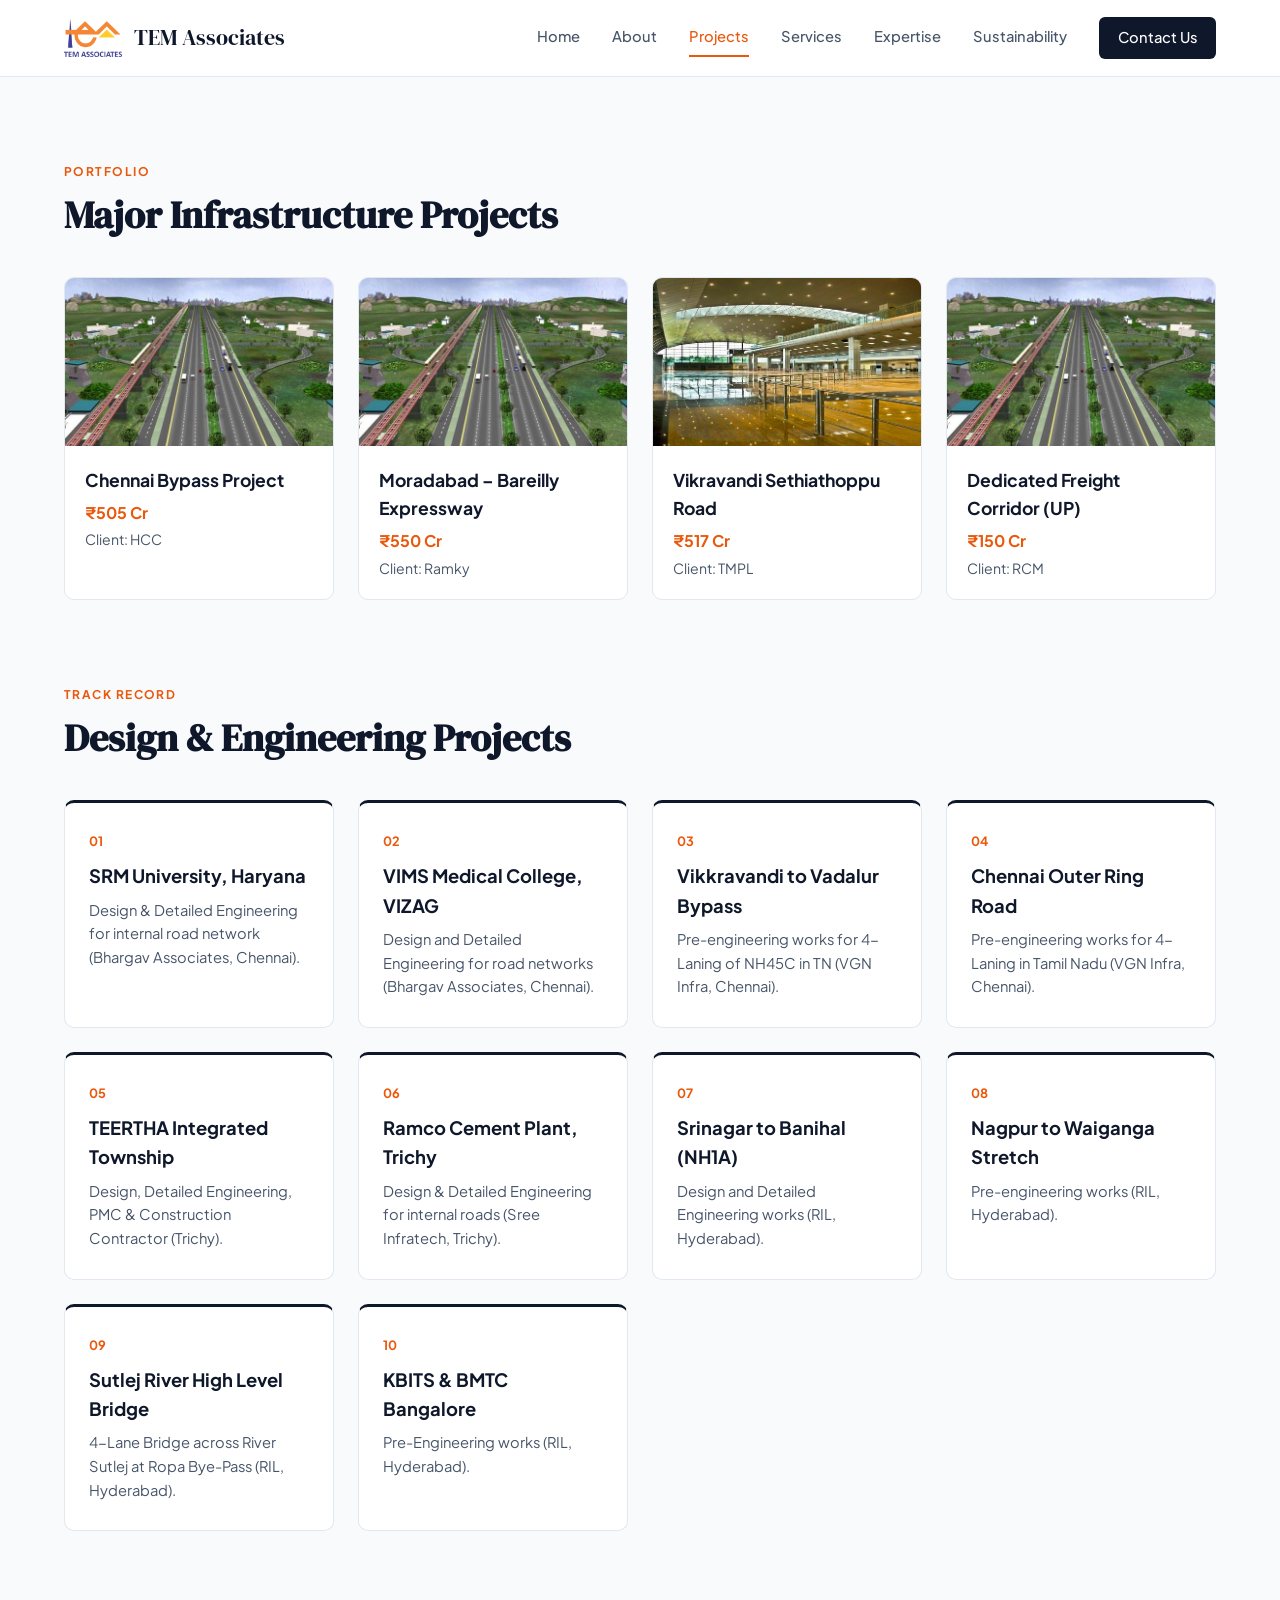
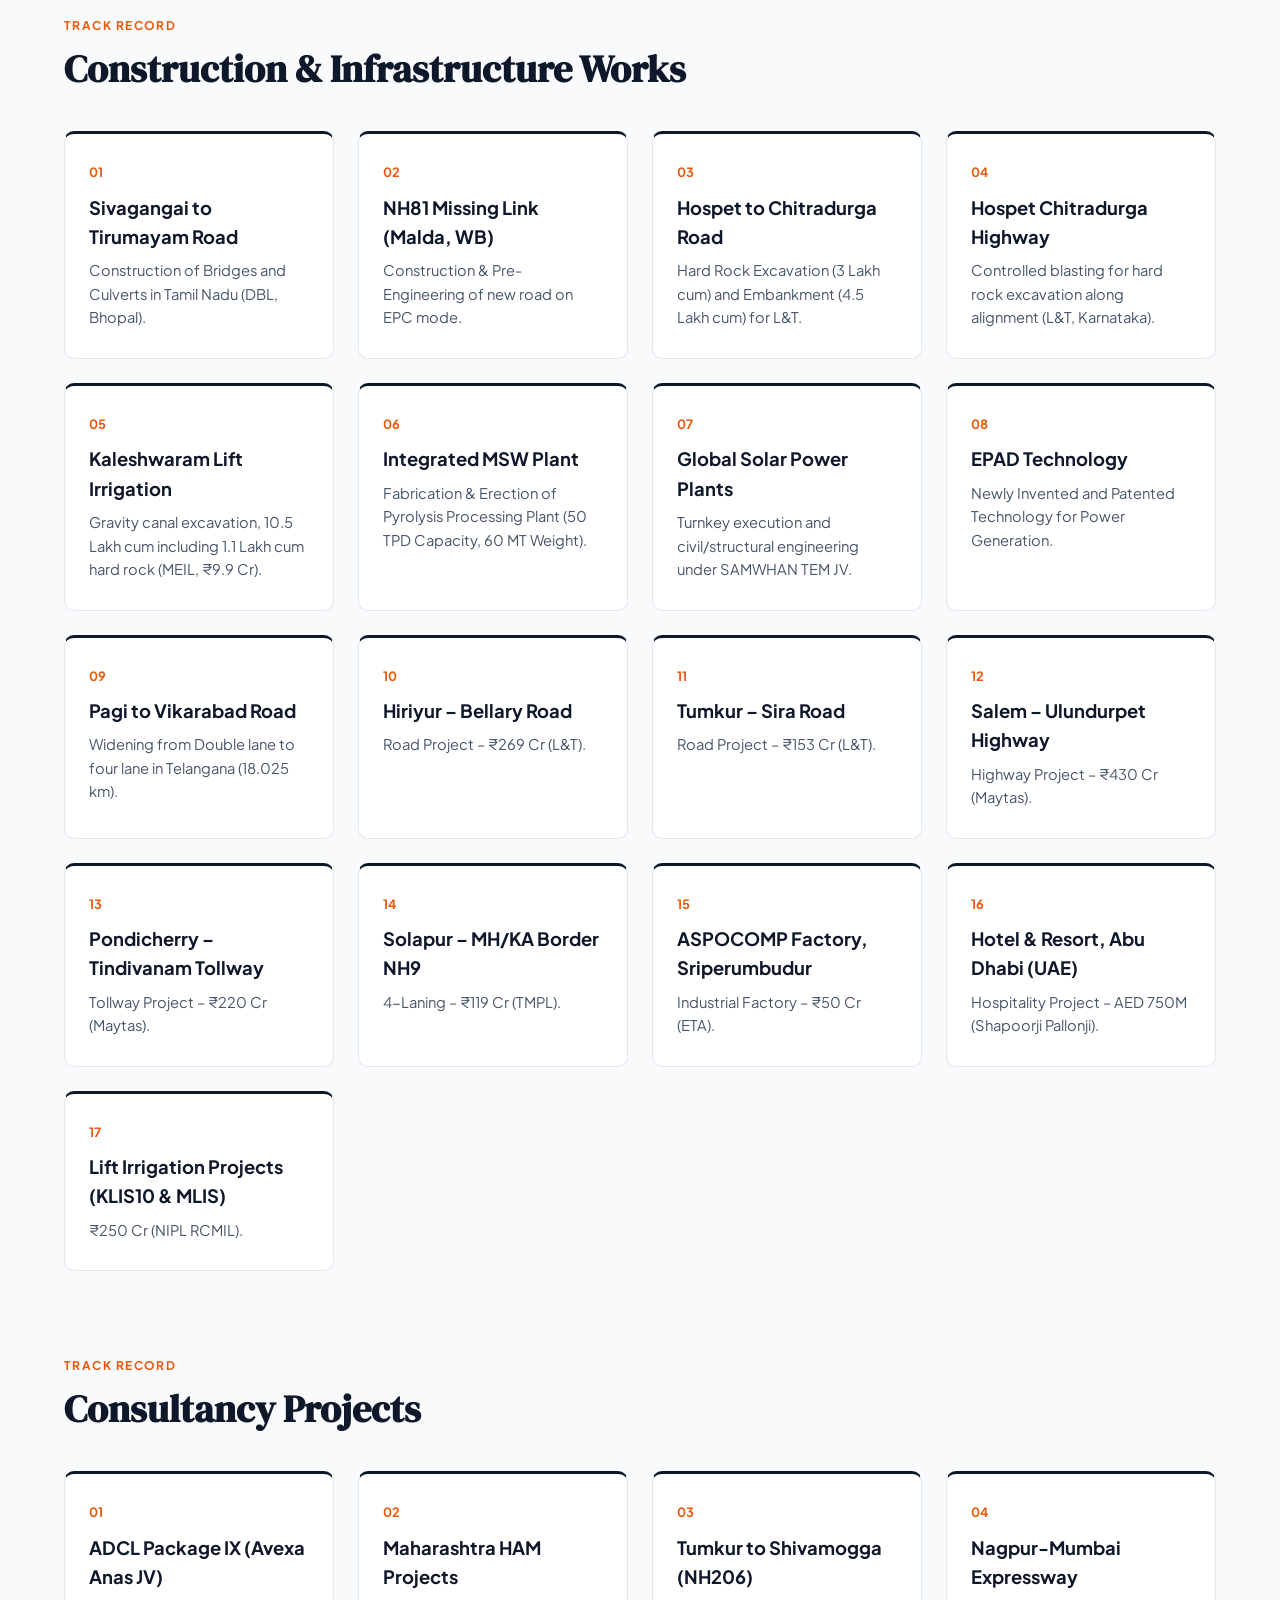
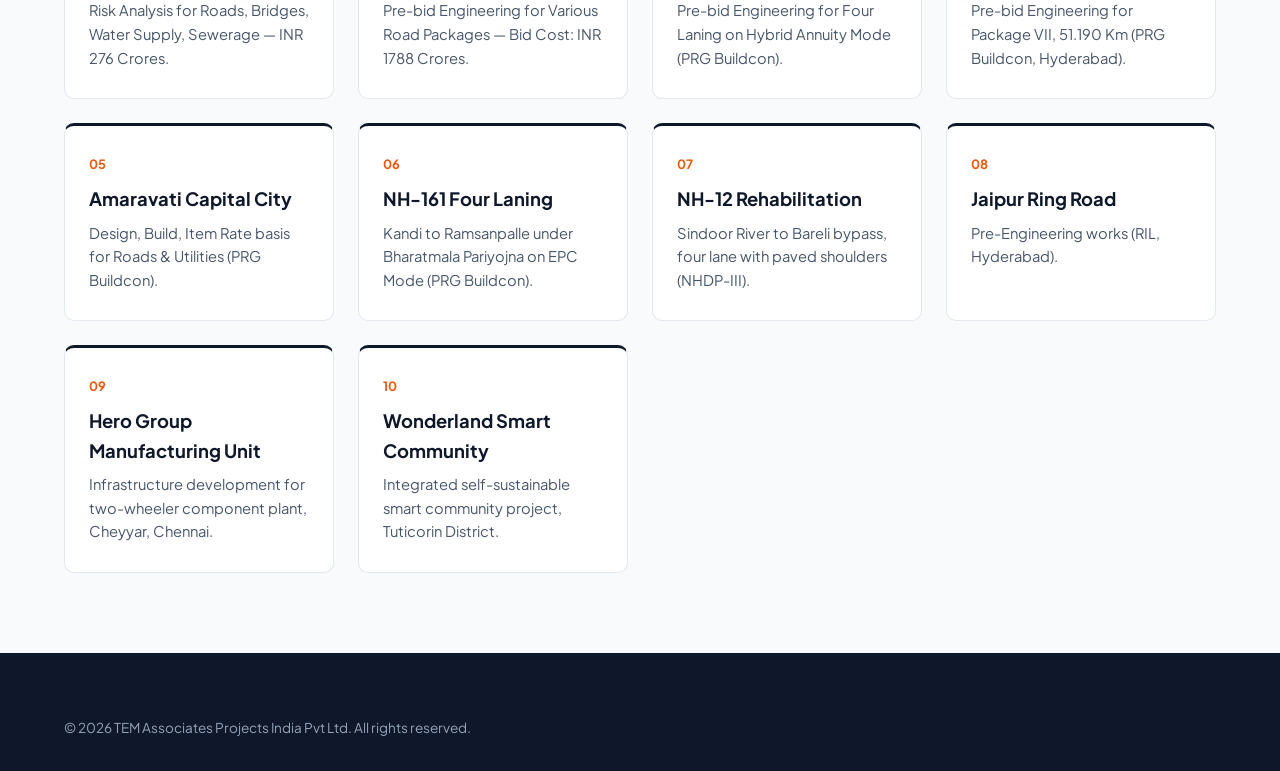
<file: projects.html>
<!DOCTYPE html>
<html lang="en">
<head>
  <meta charset="utf-8">
  <meta name="viewport" content="width=device-width, initial-scale=1">
  <title>Projects — TEM Associates</title>
  <link rel="icon" href="TEM_PDF_Images/tem_logo.png" type="image/png">
  <link rel="stylesheet" href="css/style.css">
</head>
<body>
  <header class="header">
    <div class="container header-inner">
      <a href="index.html" class="brand"><img src="TEM_PDF_Images/tem_logo.png" alt="TEM Associates"><span>TEM Associates</span></a>
      <button class="menu-btn" id="menu-btn" type="button">Menu</button>
      <nav class="nav" id="main-nav">
        <a href="index.html">Home</a>
        <a href="about.html">About</a>
        <a href="projects.html" class="active">Projects</a>
        <a href="services.html">Services</a>
        <a href="expertise.html">Expertise</a>
        <a href="sustainability.html">Sustainability</a>
        <a href="contact.html" class="nav-cta">Contact Us</a>
      </nav>
    </div>
  </header>

  <main>
    <section class="section">
      <div class="container">
        <div class="section-head">
          <div><span class="eyebrow">Portfolio</span><h2>Major Infrastructure Projects</h2></div>
        </div>
        <div class="grid-4">
          <article class="project-card">
            <img src="TEM_PDF_Images/project_highway_railway.jpeg" alt="Chennai Bypass Project">
            <div class="project-body"><h3>Chennai Bypass Project</h3><p class="project-val">₹505 Cr</p><p class="project-client">Client: HCC</p></div>
          </article>
          <article class="project-card">
            <img src="TEM_PDF_Images/project_highway_railway.jpeg" alt="Moradabad – Bareilly Expressway">
            <div class="project-body"><h3>Moradabad – Bareilly Expressway</h3><p class="project-val">₹550 Cr</p><p class="project-client">Client: Ramky</p></div>
          </article>
          <article class="project-card">
            <img src="TEM_PDF_Images/airport_terminal.jpeg" alt="Vikravandi Sethiathoppu Road">
            <div class="project-body"><h3>Vikravandi Sethiathoppu Road</h3><p class="project-val">₹517 Cr</p><p class="project-client">Client: TMPL</p></div>
          </article>
          <article class="project-card">
            <img src="TEM_PDF_Images/project_highway_railway.jpeg" alt="Dedicated Freight Corridor UP">
            <div class="project-body"><h3>Dedicated Freight Corridor (UP)</h3><p class="project-val">₹150 Cr</p><p class="project-client">Client: RCM</p></div>
          </article>
        </div>
      </div>
    </section>

    <section class="section" style="padding-top: 0;">
      <div class="container">
        <div class="section-head">
          <div><span class="eyebrow">Track Record</span><h2>Design &amp; Engineering Projects</h2></div>
        </div>
        <div class="grid-4">
          <div class="sector-card">
            <span class="sector-num">01</span>
            <h3>SRM University, Haryana</h3>
            <p>Design &amp; Detailed Engineering for internal road network (Bhargav Associates, Chennai).</p>
          </div>
          <div class="sector-card">
            <span class="sector-num">02</span>
            <h3>VIMS Medical College, VIZAG</h3>
            <p>Design and Detailed Engineering for road networks (Bhargav Associates, Chennai).</p>
          </div>
          <div class="sector-card">
            <span class="sector-num">03</span>
            <h3>Vikkravandi to Vadalur Bypass</h3>
            <p>Pre-engineering works for 4-Laning of NH45C in TN (VGN Infra, Chennai).</p>
          </div>
          <div class="sector-card">
            <span class="sector-num">04</span>
            <h3>Chennai Outer Ring Road</h3>
            <p>Pre-engineering works for 4-Laning in Tamil Nadu (VGN Infra, Chennai).</p>
          </div>
          <div class="sector-card">
            <span class="sector-num">05</span>
            <h3>TEERTHA Integrated Township</h3>
            <p>Design, Detailed Engineering, PMC &amp; Construction Contractor (Trichy).</p>
          </div>
          <div class="sector-card">
            <span class="sector-num">06</span>
            <h3>Ramco Cement Plant, Trichy</h3>
            <p>Design &amp; Detailed Engineering for internal roads (Sree Infratech, Trichy).</p>
          </div>
          <div class="sector-card">
            <span class="sector-num">07</span>
            <h3>Srinagar to Banihal (NH1A)</h3>
            <p>Design and Detailed Engineering works (RIL, Hyderabad).</p>
          </div>
          <div class="sector-card">
            <span class="sector-num">08</span>
            <h3>Nagpur to Waiganga Stretch</h3>
            <p>Pre-engineering works (RIL, Hyderabad).</p>
          </div>
          <div class="sector-card">
            <span class="sector-num">09</span>
            <h3>Sutlej River High Level Bridge</h3>
            <p>4-Lane Bridge across River Sutlej at Ropa Bye-Pass (RIL, Hyderabad).</p>
          </div>
          <div class="sector-card">
            <span class="sector-num">10</span>
            <h3>KBITS &amp; BMTC Bangalore</h3>
            <p>Pre-Engineering works (RIL, Hyderabad).</p>
          </div>
        </div>
      </div>
    </section>

    <section class="section" style="padding-top: 0;">
      <div class="container">
        <div class="section-head">
          <div><span class="eyebrow">Track Record</span><h2>Construction &amp; Infrastructure Works</h2></div>
        </div>
        <div class="grid-4">
          <div class="sector-card">
            <span class="sector-num">01</span>
            <h3>Sivagangai to Tirumayam Road</h3>
            <p>Construction of Bridges and Culverts in Tamil Nadu (DBL, Bhopal).</p>
          </div>
          <div class="sector-card">
            <span class="sector-num">02</span>
            <h3>NH81 Missing Link (Malda, WB)</h3>
            <p>Construction &amp; Pre-Engineering of new road on EPC mode.</p>
          </div>
<div class="sector-card">
            <span class="sector-num">03</span>
            <h3>Hospet to Chitradurga Road</h3>
            <p>Hard Rock Excavation (3 Lakh cum) and Embankment (4.5 Lakh cum) for L&T.</p>
          </div>
          <div class="sector-card">
            <span class="sector-num">04</span>
            <h3>Hospet Chitradurga Highway</h3>
            <p>Controlled blasting for hard rock excavation along alignment (L&T, Karnataka).</p>
          </div>
          <div class="sector-card">
            <span class="sector-num">05</span>
            <h3>Kaleshwaram Lift Irrigation</h3>
            <p>Gravity canal excavation, 10.5 Lakh cum including 1.1 Lakh cum hard rock (MEIL, ₹9.9 Cr).</p>
          </div>
          <div class="sector-card">
            <span class="sector-num">06</span>
            <h3>Integrated MSW Plant</h3>
            <p>Fabrication & Erection of Pyrolysis Processing Plant (50 TPD Capacity, 60 MT Weight).</p>
          </div>
          <div class="sector-card">
            <span class="sector-num">07</span>
            <h3>Global Solar Power Plants</h3>
            <p>Turnkey execution and civil/structural engineering under SAMWHAN TEM JV.</p>
          </div>
          <div class="sector-card">
            <span class="sector-num">08</span>
            <h3>EPAD Technology</h3>
            <p>Newly Invented and Patented Technology for Power Generation.</p>
          </div>
          <div class="sector-card">
            <span class="sector-num">09</span>
            <h3>Pagi to Vikarabad Road</h3>
            <p>Widening from Double lane to four lane in Telangana (18.025 km).</p>
          </div>
          <div class="sector-card">
            <span class="sector-num">10</span>
            <h3>Hiriyur – Bellary Road</h3>
            <p>Road Project – ₹269 Cr (L&T).</p>
          </div>
          <div class="sector-card">
            <span class="sector-num">11</span>
            <h3>Tumkur – Sira Road</h3>
            <p>Road Project – ₹153 Cr (L&T).</p>
          </div>
          <div class="sector-card">
            <span class="sector-num">12</span>
            <h3>Salem – Ulundurpet Highway</h3>
            <p>Highway Project – ₹430 Cr (Maytas).</p>
          </div>
          <div class="sector-card">
            <span class="sector-num">13</span>
            <h3>Pondicherry – Tindivanam Tollway</h3>
            <p>Tollway Project – ₹220 Cr (Maytas).</p>
          </div>
          <div class="sector-card">
            <span class="sector-num">14</span>
            <h3>Solapur – MH/KA Border NH9</h3>
            <p>4-Laning – ₹119 Cr (TMPL).</p>
          </div>
          <div class="sector-card">
            <span class="sector-num">15</span>
            <h3>ASPOCOMP Factory, Sriperumbudur</h3>
            <p>Industrial Factory – ₹50 Cr (ETA).</p>
          </div>
          <div class="sector-card">
            <span class="sector-num">16</span>
            <h3>Hotel & Resort, Abu Dhabi (UAE)</h3>
            <p>Hospitality Project – AED 750M (Shapoorji Pallonji).</p>
          </div>
          <div class="sector-card">
            <span class="sector-num">17</span>
            <h3>Lift Irrigation Projects (KLIS10 & MLIS)</h3>
            <p>₹250 Cr (NIPL RCMIL).</p>
          </div>
        </div>
      </div>
    </section>

    <section class="section" style="padding-top: 0;">
      <div class="container">
        <div class="section-head">
          <div><span class="eyebrow">Track Record</span><h2>Consultancy Projects</h2></div>
        </div>
        <div class="grid-4">
          <div class="sector-card">
            <span class="sector-num">01</span>
            <h3>ADCL Package IX (Avexa Anas JV)</h3>
            <p>Risk Analysis for Roads, Bridges, Water Supply, Sewerage — INR 276 Crores.</p>
          </div>
          <div class="sector-card">
            <span class="sector-num">02</span>
            <h3>Maharashtra HAM Projects</h3>
            <p>Pre-bid Engineering for Various Road Packages — Bid Cost: INR 1788 Crores.</p>
          </div>
          <div class="sector-card">
            <span class="sector-num">03</span>
            <h3>Tumkur to Shivamogga (NH206)</h3>
            <p>Pre-bid Engineering for Four Laning on Hybrid Annuity Mode (PRG Buildcon).</p>
          </div>
          <div class="sector-card">
            <span class="sector-num">04</span>
            <h3>Nagpur-Mumbai Expressway</h3>
            <p>Pre-bid Engineering for Package VII, 51.190 Km (PRG Buildcon, Hyderabad).</p>
          </div>
<div class="sector-card">
            <span class="sector-num">05</span>
            <h3>Amaravati Capital City</h3>
            <p>Design, Build, Item Rate basis for Roads & Utilities (PRG Buildcon).</p>
          </div>
          <div class="sector-card">
            <span class="sector-num">06</span>
            <h3>NH-161 Four Laning</h3>
            <p>Kandi to Ramsanpalle under Bharatmala Pariyojna on EPC Mode (PRG Buildcon).</p>
          </div>
          <div class="sector-card">
            <span class="sector-num">07</span>
            <h3>NH-12 Rehabilitation</h3>
            <p>Sindoor River to Bareli bypass, four lane with paved shoulders (NHDP-III).</p>
          </div>
          <div class="sector-card">
            <span class="sector-num">08</span>
            <h3>Jaipur Ring Road</h3>
            <p>Pre-Engineering works (RIL, Hyderabad).</p>
          </div>
          <div class="sector-card">
            <span class="sector-num">09</span>
            <h3>Hero Group Manufacturing Unit</h3>
            <p>Infrastructure development for two-wheeler component plant, Cheyyar, Chennai.</p>
          </div>
          <div class="sector-card">
            <span class="sector-num">10</span>
            <h3>Wonderland Smart Community</h3>
            <p>Integrated self-sustainable smart community project, Tuticorin District.</p>
          </div>
        </div>
      </div>
    </section>
  </main>

  <footer class="footer">
    <div class="container">
      <div class="footer-bottom" style="margin-top: 0; border-top: none; padding-top: 0;">&copy; 2026 TEM Associates Projects India Pvt Ltd. All rights reserved.</div>
    </div>
  </footer>
  <script src="js/app.js"></script>
</body>
</html>
</file>
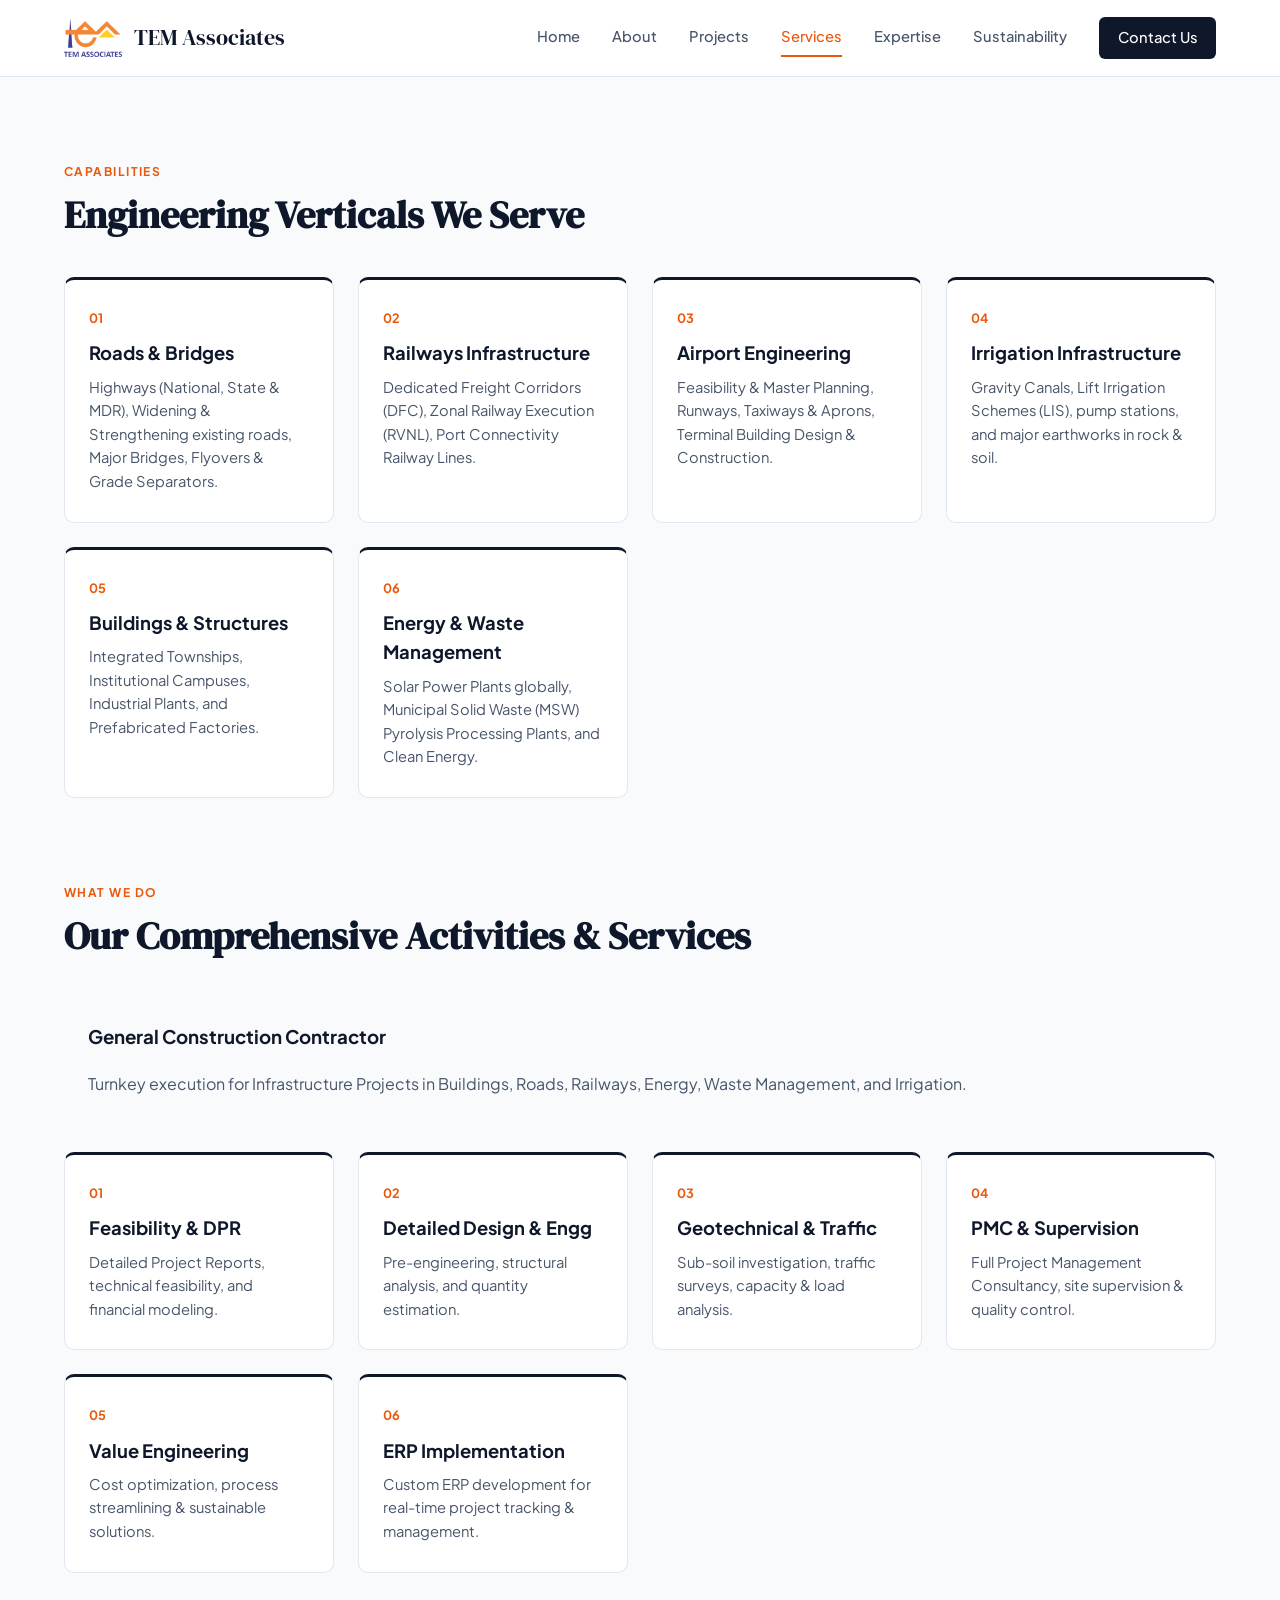
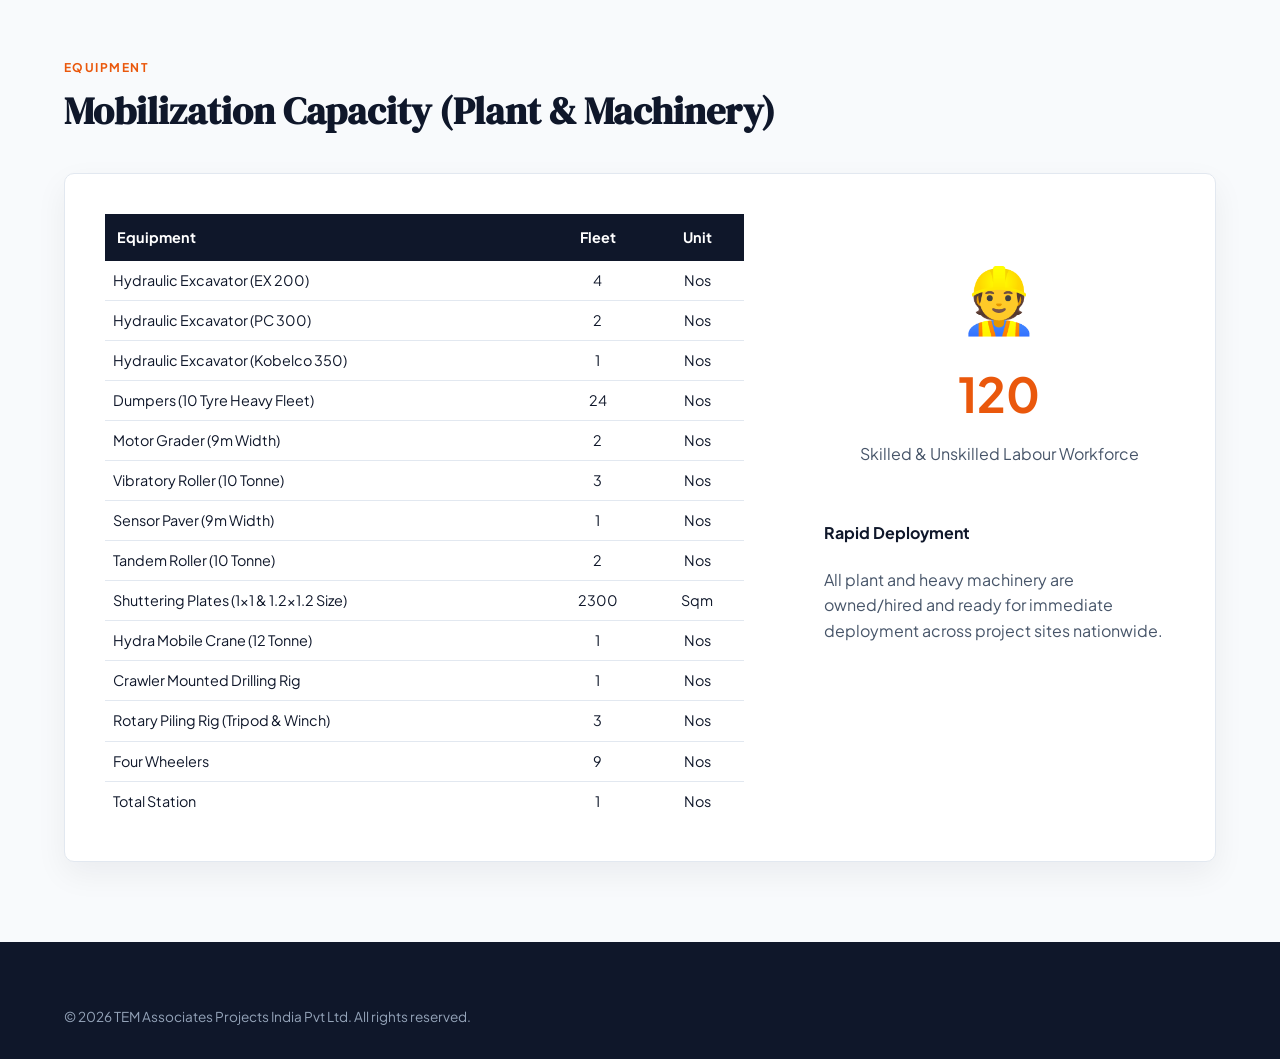
<file: services.html>
<!DOCTYPE html>
<html lang="en">
<head>
  <meta charset="utf-8">
  <meta name="viewport" content="width=device-width, initial-scale=1">
  <title>Services — TEM Associates</title>
  <link rel="icon" href="TEM_PDF_Images/tem_logo.png" type="image/png">
  <link rel="stylesheet" href="css/style.css">
</head>
<body>
  <header class="header">
    <div class="container header-inner">
      <a href="index.html" class="brand"><img src="TEM_PDF_Images/tem_logo.png" alt="TEM Associates"><span>TEM Associates</span></a>
      <button class="menu-btn" id="menu-btn" type="button">Menu</button>
      <nav class="nav" id="main-nav">
        <a href="index.html">Home</a>
        <a href="about.html">About</a>
        <a href="projects.html">Projects</a>
        <a href="services.html" class="active">Services</a>
        <a href="expertise.html">Expertise</a>
        <a href="sustainability.html">Sustainability</a>
        <a href="contact.html" class="nav-cta">Contact Us</a>
      </nav>
    </div>
  </header>

  <main>
    <section class="section">
      <div class="container">
        <div class="section-head">
          <div><span class="eyebrow">Capabilities</span><h2>Engineering Verticals We Serve</h2></div>
        </div>
        <div class="grid-4">
          <div class="sector-card">
            <span class="sector-num">01</span>
            <h3>Roads &amp; Bridges</h3>
            <p>Highways (National, State &amp; MDR), Widening &amp; Strengthening existing roads, Major Bridges, Flyovers &amp; Grade Separators.</p>
          </div>
          <div class="sector-card">
            <span class="sector-num">02</span>
            <h3>Railways Infrastructure</h3>
            <p>Dedicated Freight Corridors (DFC), Zonal Railway Execution (RVNL), Port Connectivity Railway Lines.</p>
          </div>
          <div class="sector-card">
            <span class="sector-num">03</span>
            <h3>Airport Engineering</h3>
            <p>Feasibility &amp; Master Planning, Runways, Taxiways &amp; Aprons, Terminal Building Design &amp; Construction.</p>
          </div>
          <div class="sector-card">
            <span class="sector-num">04</span>
            <h3>Irrigation Infrastructure</h3>
            <p>Gravity Canals, Lift Irrigation Schemes (LIS), pump stations, and major earthworks in rock &amp; soil.</p>
          </div>
          <div class="sector-card">
            <span class="sector-num">05</span>
            <h3>Buildings &amp; Structures</h3>
            <p>Integrated Townships, Institutional Campuses, Industrial Plants, and Prefabricated Factories.</p>
          </div>
          <div class="sector-card">
            <span class="sector-num">06</span>
            <h3>Energy &amp; Waste Management</h3>
            <p>Solar Power Plants globally, Municipal Solid Waste (MSW) Pyrolysis Processing Plants, and Clean Energy.</p>
          </div>
        </div>
      </div>
    </section>

    <section class="section" style="padding-top: 0;">
      <div class="container">
        <div class="section-head">
          <div><span class="eyebrow">What We Do</span><h2>Our Comprehensive Activities &amp; Services</h2></div>
        </div>
        <div class="visit-panel" style="margin-bottom: 2rem; background: var(--bg-soft, #f8fafc); padding: 1.5rem; border-radius: 12px;">
          <h3 style="margin-top: 0;">General Construction Contractor</h3>
          <p style="color: var(--ink-soft); margin-bottom: 0;">Turnkey execution for Infrastructure Projects in Buildings, Roads, Railways, Energy, Waste Management, and Irrigation.</p>
        </div>
        <div class="grid-4">
          <div class="sector-card">
            <span class="sector-num">01</span>
            <h3>Feasibility &amp; DPR</h3>
            <p>Detailed Project Reports, technical feasibility, and financial modeling.</p>
          </div>
          <div class="sector-card">
            <span class="sector-num">02</span>
            <h3>Detailed Design &amp; Engg</h3>
            <p>Pre-engineering, structural analysis, and quantity estimation.</p>
          </div>
          <div class="sector-card">
            <span class="sector-num">03</span>
            <h3>Geotechnical &amp; Traffic</h3>
            <p>Sub-soil investigation, traffic surveys, capacity &amp; load analysis.</p>
          </div>
          <div class="sector-card">
            <span class="sector-num">04</span>
            <h3>PMC &amp; Supervision</h3>
            <p>Full Project Management Consultancy, site supervision &amp; quality control.</p>
          </div>
          <div class="sector-card">
            <span class="sector-num">05</span>
            <h3>Value Engineering</h3>
            <p>Cost optimization, process streamlining &amp; sustainable solutions.</p>
          </div>
          <div class="sector-card">
            <span class="sector-num">06</span>
            <h3>ERP Implementation</h3>
            <p>Custom ERP development for real-time project tracking &amp; management.</p>
          </div>
        </div>
      </div>
    </section>

    <section class="section" style="padding-top: 0;">
      <div class="container">
        <div class="section-head">
          <div><span class="eyebrow">Equipment</span><h2>Mobilization Capacity (Plant &amp; Machinery)</h2></div>
        </div>
        <div class="visit-split">
          <div class="visit-panel">
            <table style="width: 100%; border-collapse: collapse; font-size: 0.9rem;">
              <thead>
                <tr style="background: var(--ink, #0f172a); color: #fff;">
                  <th style="padding: 0.75rem; text-align: left;">Equipment</th>
                  <th style="padding: 0.75rem; text-align: center;">Fleet</th>
                  <th style="padding: 0.75rem; text-align: center;">Unit</th>
                </tr>
              </thead>
              <tbody>
                <tr style="border-bottom: 1px solid #e2e8f0;"><td style="padding: 0.5rem;">Hydraulic Excavator (EX 200)</td><td style="padding: 0.5rem; text-align: center;">4</td><td style="padding: 0.5rem; text-align: center;">Nos</td></tr>
                <tr style="border-bottom: 1px solid #e2e8f0;"><td style="padding: 0.5rem;">Hydraulic Excavator (PC 300)</td><td style="padding: 0.5rem; text-align: center;">2</td><td style="padding: 0.5rem; text-align: center;">Nos</td></tr>
                <tr style="border-bottom: 1px solid #e2e8f0;"><td style="padding: 0.5rem;">Hydraulic Excavator (Kobelco 350)</td><td style="padding: 0.5rem; text-align: center;">1</td><td style="padding: 0.5rem; text-align: center;">Nos</td></tr>
                <tr style="border-bottom: 1px solid #e2e8f0;"><td style="padding: 0.5rem;">Dumpers (10 Tyre Heavy Fleet)</td><td style="padding: 0.5rem; text-align: center;">24</td><td style="padding: 0.5rem; text-align: center;">Nos</td></tr>
                <tr style="border-bottom: 1px solid #e2e8f0;"><td style="padding: 0.5rem;">Motor Grader (9m Width)</td><td style="padding: 0.5rem; text-align: center;">2</td><td style="padding: 0.5rem; text-align: center;">Nos</td></tr>
                <tr style="border-bottom: 1px solid #e2e8f0;"><td style="padding: 0.5rem;">Vibratory Roller (10 Tonne)</td><td style="padding: 0.5rem; text-align: center;">3</td><td style="padding: 0.5rem; text-align: center;">Nos</td></tr>
                <tr style="border-bottom: 1px solid #e2e8f0;"><td style="padding: 0.5rem;">Sensor Paver (9m Width)</td><td style="padding: 0.5rem; text-align: center;">1</td><td style="padding: 0.5rem; text-align: center;">Nos</td></tr>
                <tr style="border-bottom: 1px solid #e2e8f0;"><td style="padding: 0.5rem;">Tandem Roller (10 Tonne)</td><td style="padding: 0.5rem; text-align: center;">2</td><td style="padding: 0.5rem; text-align: center;">Nos</td></tr>
                <tr style="border-bottom: 1px solid #e2e8f0;"><td style="padding: 0.5rem;">Shuttering Plates (1x1 & 1.2x1.2 Size)</td><td style="padding: 0.5rem; text-align: center;">2300</td><td style="padding: 0.5rem; text-align: center;">Sqm</td></tr>
                <tr style="border-bottom: 1px solid #e2e8f0;"><td style="padding: 0.5rem;">Hydra Mobile Crane (12 Tonne)</td><td style="padding: 0.5rem; text-align: center;">1</td><td style="padding: 0.5rem; text-align: center;">Nos</td></tr>
                <tr style="border-bottom: 1px solid #e2e8f0;"><td style="padding: 0.5rem;">Crawler Mounted Drilling Rig</td><td style="padding: 0.5rem; text-align: center;">1</td><td style="padding: 0.5rem; text-align: center;">Nos</td></tr>
                <tr style="border-bottom: 1px solid #e2e8f0;"><td style="padding: 0.5rem;">Rotary Piling Rig (Tripod & Winch)</td><td style="padding: 0.5rem; text-align: center;">3</td><td style="padding: 0.5rem; text-align: center;">Nos</td></tr>
                <tr style="border-bottom: 1px solid #e2e8f0;"><td style="padding: 0.5rem;">Four Wheelers</td><td style="padding: 0.5rem; text-align: center;">9</td><td style="padding: 0.5rem; text-align: center;">Nos</td></tr>
                <tr><td style="padding: 0.5rem;">Total Station</td><td style="padding: 0.5rem; text-align: center;">1</td><td style="padding: 0.5rem; text-align: center;">Nos</td></tr>
              </tbody>
            </table>
          </div>
<div class="visit-panel">
            <div style="text-align: center; padding: 2rem;">
              <div style="font-size: 4rem; color: var(--accent, #0284c7); margin-bottom: 0.5rem;">👷</div>
              <strong style="font-size: 3rem; color: var(--accent, #0284c7);">120</strong>
              <p style="margin: 0.5rem 0 0; color: var(--ink-soft);">Skilled & Unskilled Labour Workforce</p>
            </div>
            <h4>Rapid Deployment</h4>
            <p style="color: var(--ink-soft);">All plant and heavy machinery are owned/hired and ready for immediate deployment across project sites nationwide.</p>
          </div>
        </div>
      </div>
    </section>
  </main>

  <footer class="footer">
    <div class="container">
      <div class="footer-bottom" style="margin-top: 0; border-top: none; padding-top: 0;">&copy; 2026 TEM Associates Projects India Pvt Ltd. All rights reserved.</div>
    </div>
  </footer>
  <script src="js/app.js"></script>
</body>
</html>
</file>
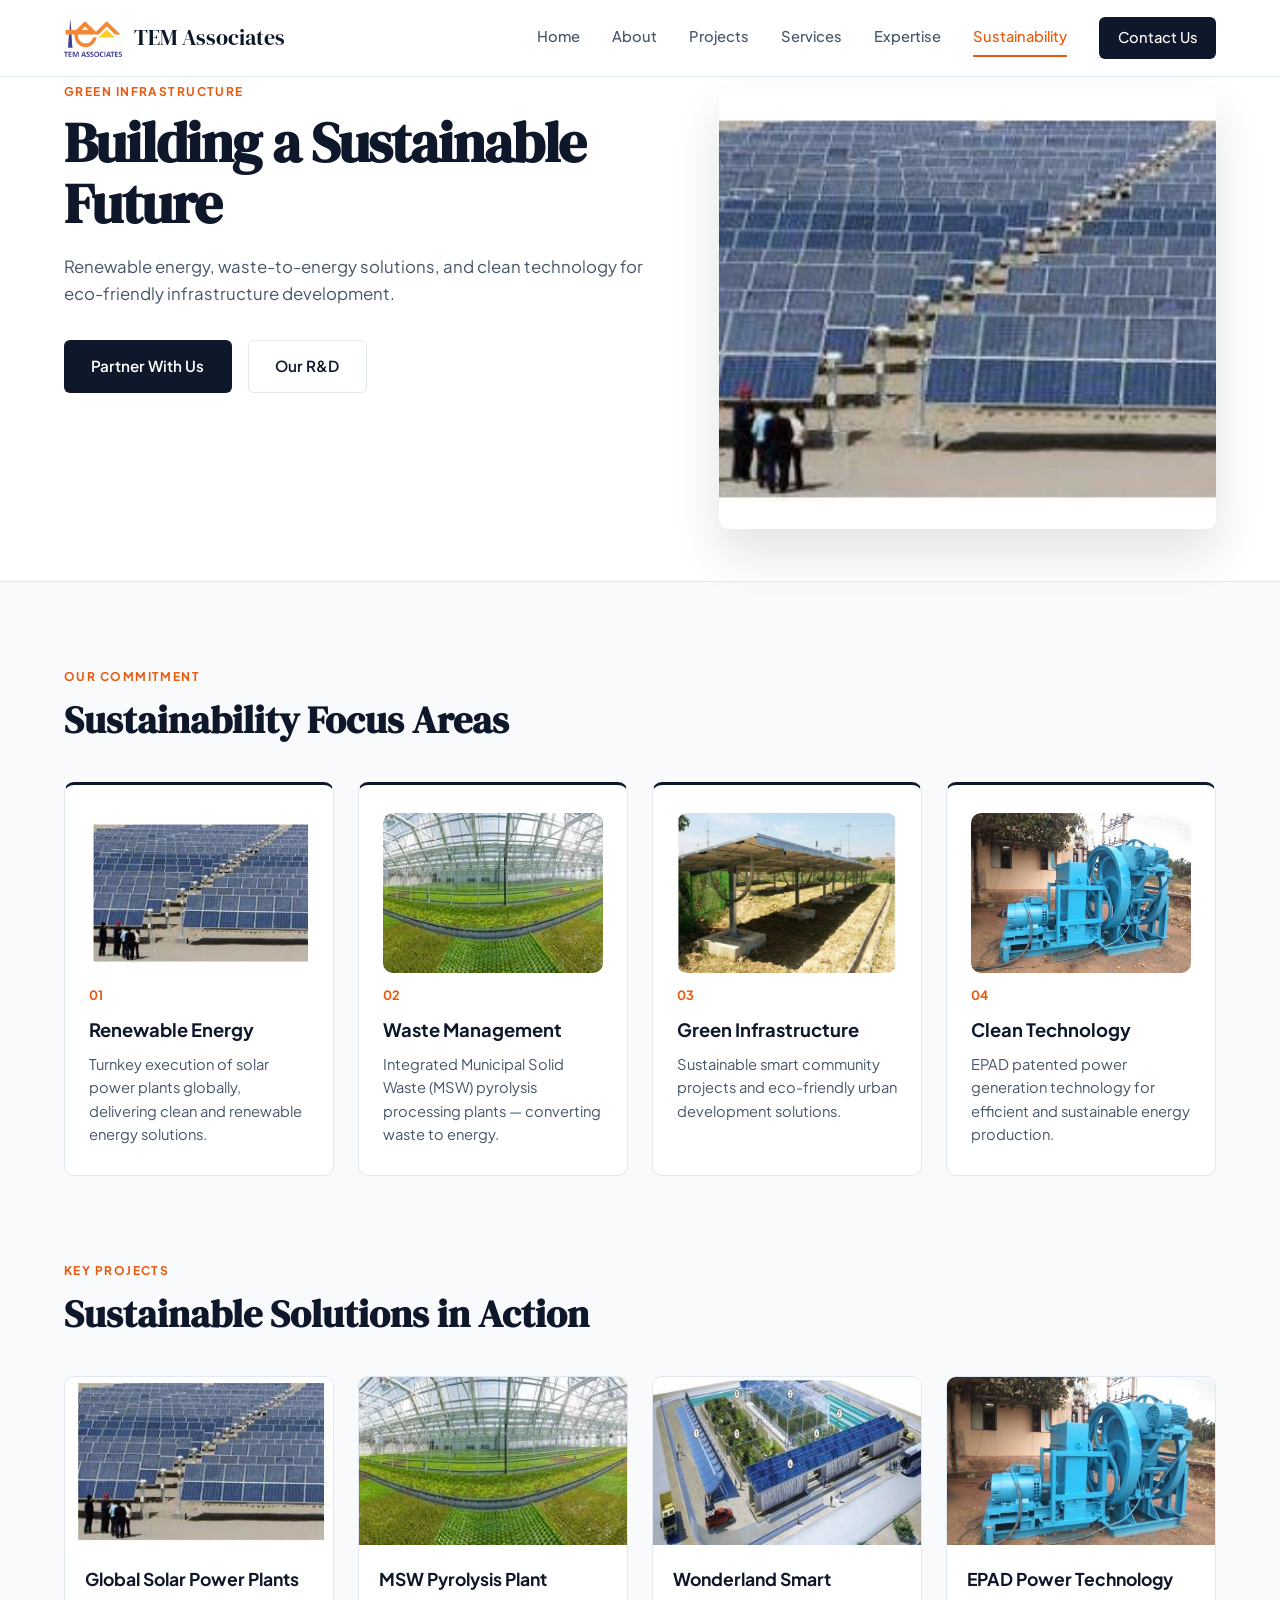
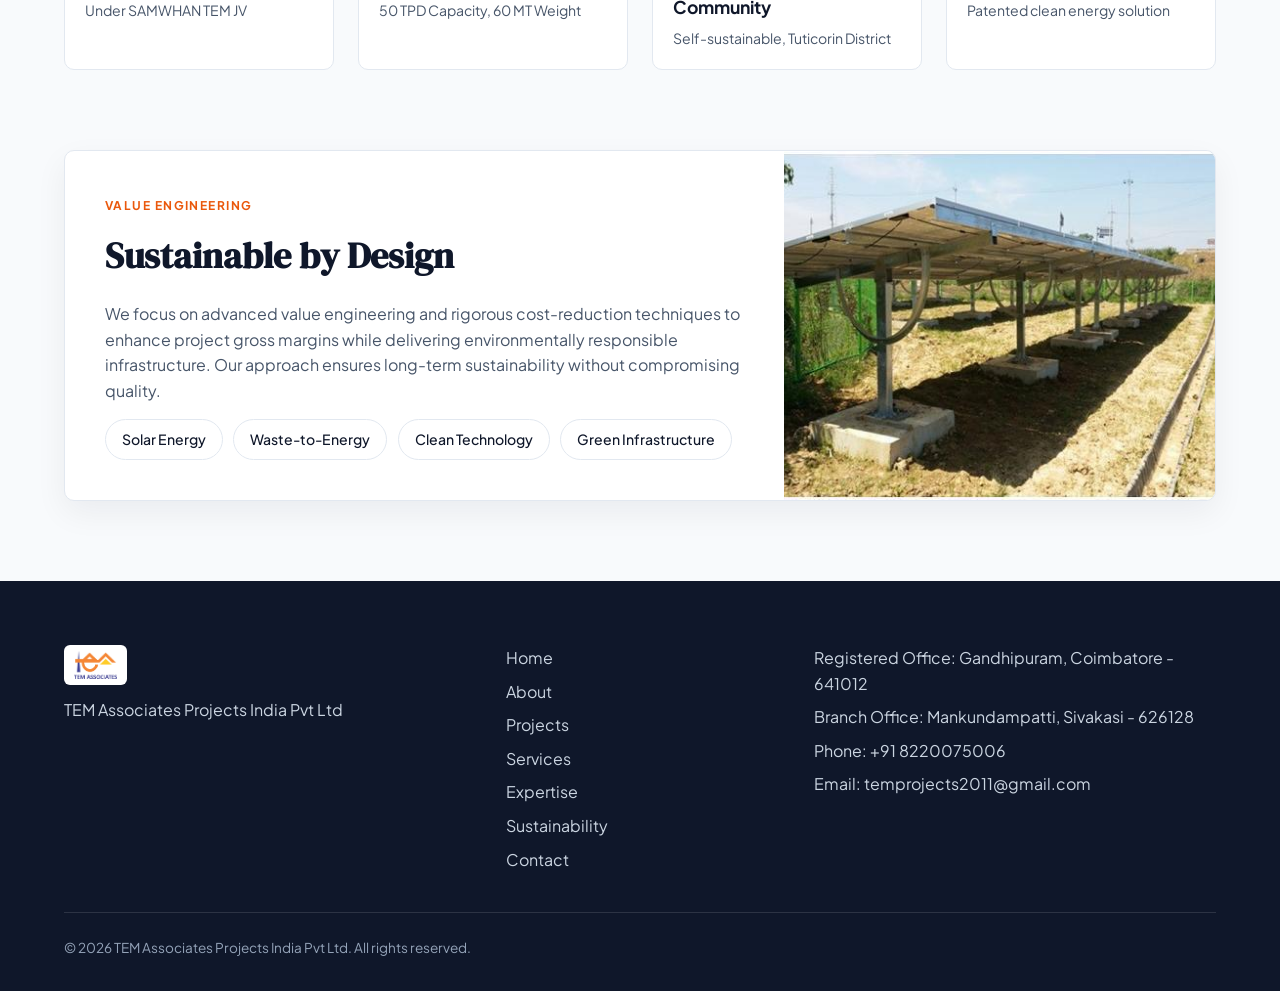
<file: sustainability.html>
<!DOCTYPE html>
<html lang="en">
<head>
  <meta charset="utf-8">
  <meta name="viewport" content="width=device-width, initial-scale=1">
  <title>Sustainability — TEM Associates</title>
  <meta name="description" content="TEM Associates — Renewable energy, waste management, green infrastructure, and clean technology solutions.">
  <link rel="icon" href="TEM_PDF_Images/tem_logo.png" type="image/png">
  <link rel="stylesheet" href="css/style.css">
</head>
<body>
  <header class="header">
    <div class="container header-inner">
      <a href="index.html" class="brand"><img src="TEM_PDF_Images/tem_logo.png" alt="TEM Associates"><span>TEM Associates</span></a>
      <button class="menu-btn" id="menu-btn" type="button">Menu</button>
      <nav class="nav" id="main-nav">
        <a href="index.html">Home</a>
        <a href="about.html">About</a>
        <a href="projects.html">Projects</a>
        <a href="services.html">Services</a>
        <a href="expertise.html">Expertise</a>
        <a href="sustainability.html" class="active">Sustainability</a>
        <a href="contact.html" class="nav-cta">Contact Us</a>
      </nav>
    </div>
  </header>

  <main>
    <section class="hero">
      <div class="container hero-grid">
        <div>
          <span class="eyebrow">Green Infrastructure</span>
          <h1>Building a Sustainable Future</h1>
          <p class="hero-sub">Renewable energy, waste-to-energy solutions, and clean technology for eco-friendly infrastructure development.</p>
          <div class="hero-actions">
            <a href="contact.html" class="btn btn-primary">Partner With Us</a>
            <a href="expertise.html" class="btn btn-outline">Our R&amp;D</a>
          </div>
        </div>
        <div class="hero-media">
          <img src="TEM_PDF_Images/solar_array.jpeg" alt="Solar power plant">
        </div>
      </div>
    </section>

    <section class="section">
      <div class="container">
        <div class="section-head">
          <div><span class="eyebrow">Our Commitment</span><h2>Sustainability Focus Areas</h2></div>
        </div>
        <div class="grid-4">
          <div class="sector-card">
            <img src="TEM_PDF_Images/solar_array.jpeg" alt="Solar energy" class="sector-image" loading="lazy">
            <span class="sector-num">01</span>
            <h3>Renewable Energy</h3>
            <p>Turnkey execution of solar power plants globally, delivering clean and renewable energy solutions.</p>
          </div>
          <div class="sector-card">
            <img src="TEM_PDF_Images/solar_greenhouse_interior.jpeg" alt="Waste management" class="sector-image" loading="lazy">
            <span class="sector-num">02</span>
            <h3>Waste Management</h3>
            <p>Integrated Municipal Solid Waste (MSW) pyrolysis processing plants — converting waste to energy.</p>
          </div>
          <div class="sector-card">
            <img src="TEM_PDF_Images/solar_carport.jpeg" alt="Green infrastructure" class="sector-image" loading="lazy">
            <span class="sector-num">03</span>
            <h3>Green Infrastructure</h3>
            <p>Sustainable smart community projects and eco-friendly urban development solutions.</p>
          </div>
          <div class="sector-card">
            <img src="TEM_PDF_Images/industrial_equipment.jpeg" alt="Clean technology" class="sector-image" loading="lazy">
            <span class="sector-num">04</span>
            <h3>Clean Technology</h3>
            <p>EPAD patented power generation technology for efficient and sustainable energy production.</p>
          </div>
        </div>
      </div>
    </section>

    <section class="section" style="padding-top: 0;">
      <div class="container">
        <div class="section-head">
          <div><span class="eyebrow">Key Projects</span><h2>Sustainable Solutions in Action</h2></div>
        </div>
        <div class="grid-4">
          <article class="project-card">
            <img src="TEM_PDF_Images/solar_array.jpeg" alt="Global Solar Power Plants">
            <div class="project-body">
              <h3>Global Solar Power Plants</h3>
              <p class="project-client">Under SAMWHAN TEM JV</p>
            </div>
          </article>
          <article class="project-card">
            <img src="TEM_PDF_Images/solar_greenhouse_interior.jpeg" alt="MSW Pyrolysis Plant">
            <div class="project-body">
              <h3>MSW Pyrolysis Plant</h3>
              <p class="project-client">50 TPD Capacity, 60 MT Weight</p>
            </div>
          </article>
          <article class="project-card">
            <img src="TEM_PDF_Images/solar_greenhouse_concept_2.jpeg" alt="Sustainable Smart Community">
            <div class="project-body">
              <h3>Wonderland Smart Community</h3>
              <p class="project-client">Self-sustainable, Tuticorin District</p>
            </div>
          </article>
          <article class="project-card">
            <img src="TEM_PDF_Images/industrial_equipment.jpeg" alt="EPAD Technology">
            <div class="project-body">
              <h3>EPAD Power Technology</h3>
              <p class="project-client">Patented clean energy solution</p>
            </div>
          </article>
        </div>
      </div>
    </section>

    <section class="section" style="padding-top: 0;">
      <div class="container">
        <div class="visit-split">
          <div class="visit-panel">
            <span class="eyebrow">Value Engineering</span>
            <h2 style="font-family: var(--font-display); font-size: 2.25rem; margin: 0 0 0.5rem;">Sustainable by Design</h2>
            <p style="color: var(--ink-soft);">We focus on advanced value engineering and rigorous cost-reduction techniques to enhance project gross margins while delivering environmentally responsible infrastructure. Our approach ensures long-term sustainability without compromising quality.</p>
            <div class="chips">
              <span class="chip">Solar Energy</span>
              <span class="chip">Waste-to-Energy</span>
              <span class="chip">Clean Technology</span>
              <span class="chip">Green Infrastructure</span>
            </div>
          </div>
          <div class="visit-media">
            <img src="TEM_PDF_Images/solar_carport.jpeg" alt="Sustainable infrastructure">
          </div>
        </div>
      </div>
    </section>
  </main>

  <footer class="footer">
    <div class="container">
      <div class="footer-grid">
        <div>
          <img src="TEM_PDF_Images/tem_logo.png" alt="TEM Associates" class="footer-logo">
          <p style="margin: 0;">TEM Associates Projects India Pvt Ltd</p>
        </div>
        <nav class="footer-nav">
          <a href="index.html">Home</a>
          <a href="about.html">About</a>
          <a href="projects.html">Projects</a>
          <a href="services.html">Services</a>
          <a href="expertise.html">Expertise</a>
          <a href="sustainability.html">Sustainability</a>
          <a href="contact.html">Contact</a>
        </nav>
        <div>
          <p style="margin: 0 0 0.5rem;">Registered Office: Gandhipuram, Coimbatore - 641012</p>
          <p style="margin: 0 0 0.5rem;">Branch Office: Mankundampatti, Sivakasi - 626128</p>
          <p style="margin: 0 0 0.5rem;">Phone: +91 8220075006</p>
          <p style="margin: 0;">Email: temprojects2011@gmail.com</p>
        </div>
      </div>
      <div class="footer-bottom">&copy; 2026 TEM Associates Projects India Pvt Ltd. All rights reserved.</div>
    </div>
  </footer>

  <script src="js/app.js"></script>
</body>
</html>
</file>
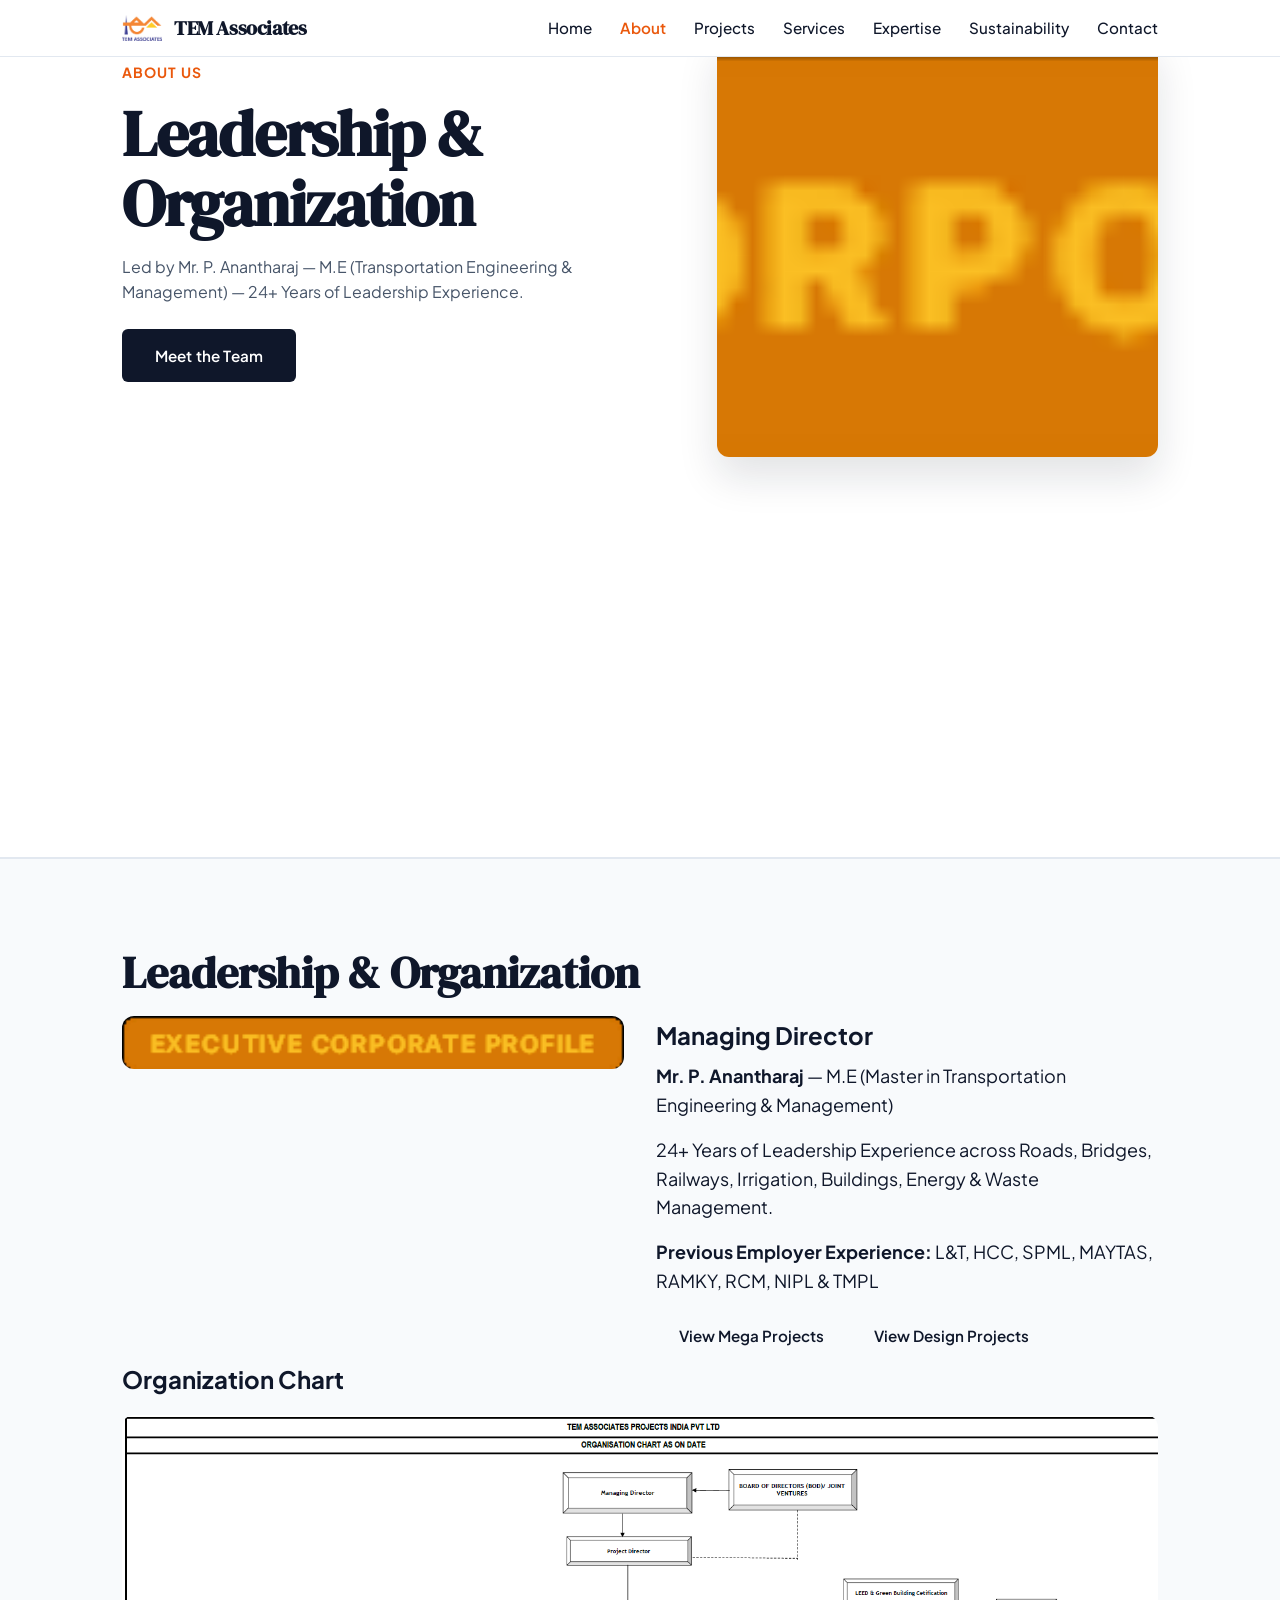
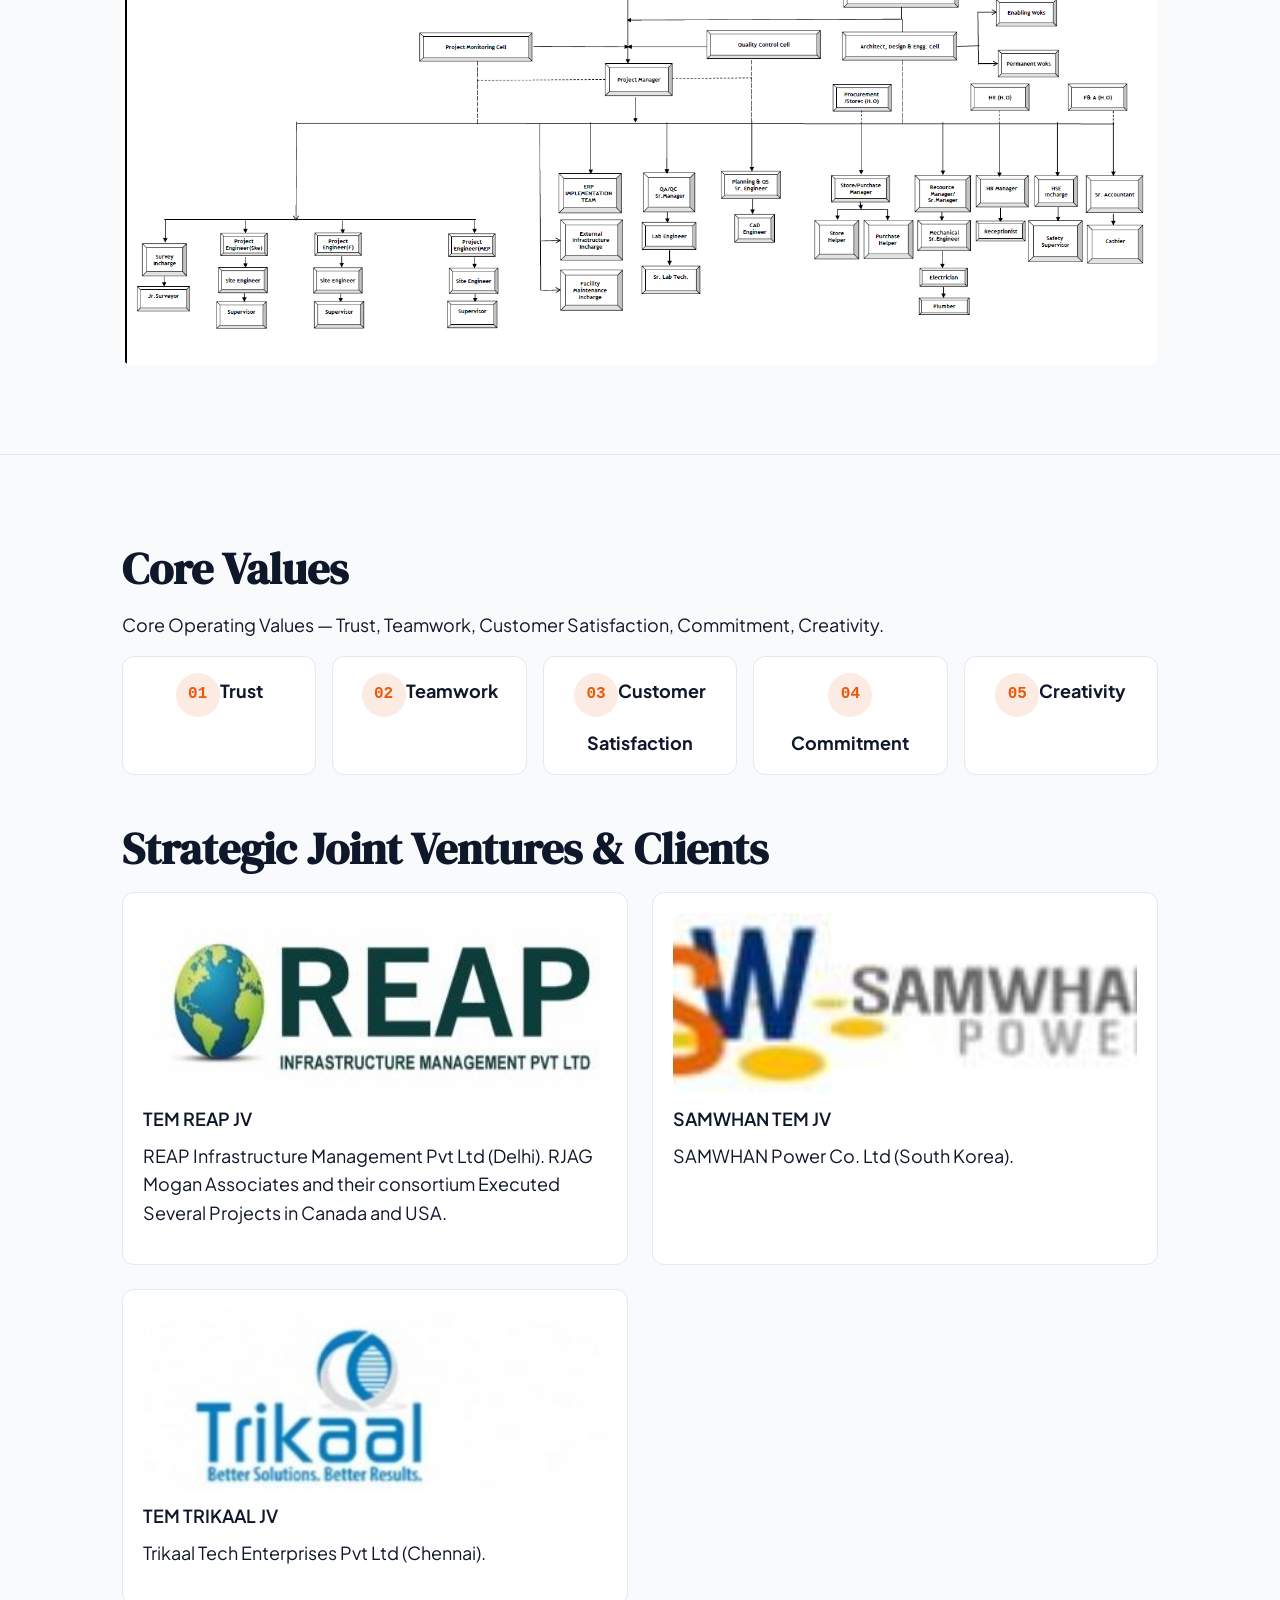
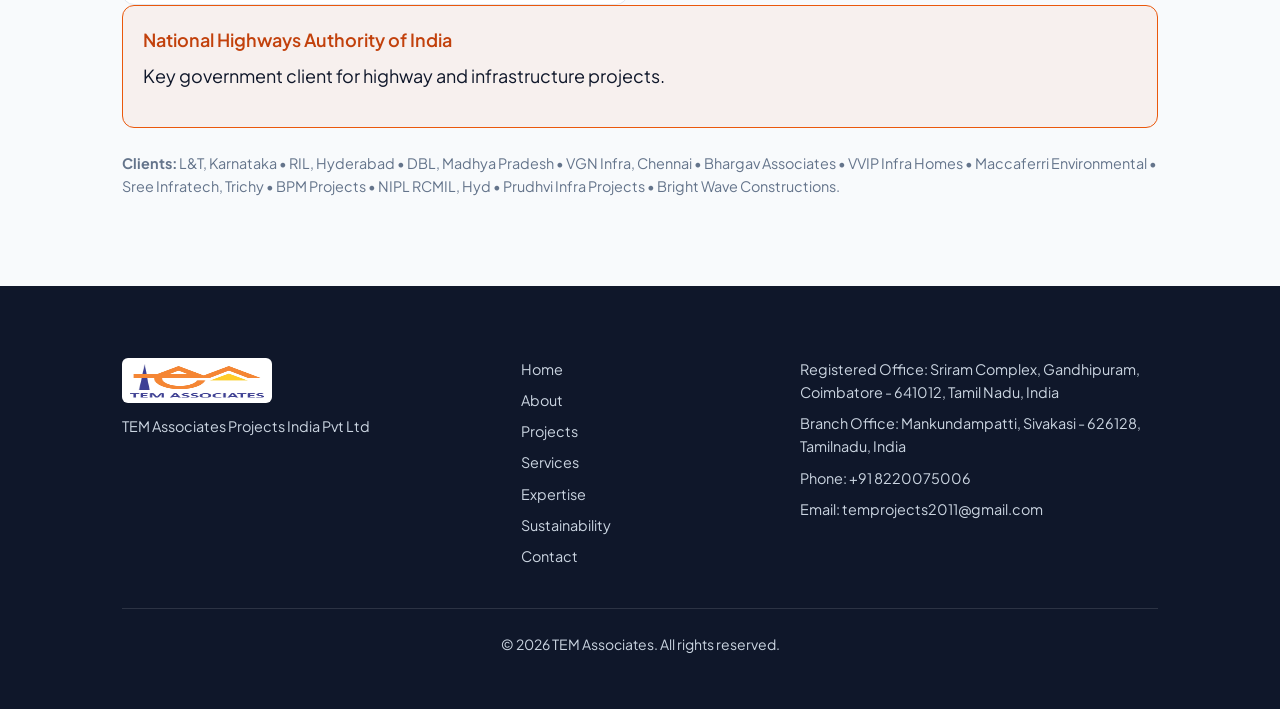
<file: old/about.html>
<!DOCTYPE html>
<html lang="en" data-type="service" data-radius="soft" data-buttons="solid|tonal|block|arrow" data-motion>
<head>
  <meta charset="utf-8">
  <meta name="viewport" content="width=device-width, initial-scale=1">
  <meta name="theme-color" content="#ffffff">
  <meta name="page-type" content="service">
  <meta name="site-kind" content="other">
  <meta name="page-kind" content="about">
  <meta name="description" content="TEM Associates — Leadership, core values, strategic joint ventures, and clients.">
  <title>About — TEM Associates</title>
  <link rel="icon" href="TEM_PDF_Images/tem_logo.png" type="image/png">
  <link rel="stylesheet" href="css/main.css">
</head>
<body>
  <a class="skip-link" href="#main">Skip to main content</a>

  <header class="site-header">
    <div class="wrap">
      <div class="brand">
        <img src="TEM_PDF_Images/tem_logo.png" alt="TEM Associates logo" width="200" height="60" loading="eager" fetchpriority="high" class="brand-img">
        <span class="wordmark" translate="no">TEM Associates</span>
      </div>
      <button class="nav-toggle" aria-expanded="false" aria-controls="primary-menu" id="menu-button">Menu</button>
      <ul class="nav-list" id="primary-menu" hidden>
        <li><a href="index.html">Home</a></li>
        <li><a href="about.html">About</a></li>
        <li><a href="projects.html">Projects</a></li>
        <li><a href="services.html">Services</a></li>
        <li><a href="expertise.html">Expertise</a></li>
        <li><a href="sustainability.html">Sustainability</a></li>
        <li><a href="contact.html">Contact</a></li>
      </ul>
    </div>
  </header>

  <main id="main">
    <!-- HERO -->
    <section class="hero" id="hero" data-enter>
      <div class="wrap">
        <div class="hero-grid">
          <div class="hero-content">
            <span class="hero-kicker">About Us</span>
            <h1>Leadership &amp; Organization</h1>
            <p class="hero-sub">Led by Mr. P. Anantharaj — M.E (Transportation Engineering &amp; Management) — 24+ Years of Leadership Experience.</p>
            <button class="button button--primary hero-trigger" id="hero-trigger">Meet the Team</button>
          </div>
          <div class="hero-visual">
            <img src="TEM_PDF_Images/banner_executive_profile.png" alt="Managing Director portrait" width="1200" height="800" loading="eager" fetchpriority="high">
          </div>
        </div>
      </div>
    </section>

    <!-- MD / ORG -->
    <section class="section" id="about">
      <div class="wrap">
        <h2>Leadership &amp; Organization</h2>
        <div class="md-profile">
          <div class="md-visual">
            <img src="TEM_PDF_Images/banner_executive_profile.png" alt="Managing Director portrait" width="600" height="400" loading="lazy">
          </div>
          <div class="md-text">
            <h3>Managing Director</h3>
            <p><strong>Mr. P. Anantharaj</strong> — M.E (Master in Transportation Engineering &amp; Management)</p>
            <p>24+ Years of Leadership Experience across Roads, Bridges, Railways, Irrigation, Buildings, Energy &amp; Waste Management.</p>
            <p><strong>Previous Employer Experience:</strong> L&amp;T, HCC, SPML, MAYTAS, RAMKY, RCM, NIPL &amp; TMPL</p>
            <div class="md-links">
              <a href="projects.html#mega-projects" class="button button--small">View Mega Projects</a>
              <a href="projects.html#design-engineering" class="button button--small">View Design Projects</a>
            </div>
          </div>
        </div>
        <div class="org-section">
          <h3>Organization Chart</h3>
          <img src="TEM_PDF_Images/tem_org_chart.png" alt="TEM Associates organization chart" width="800" height="600" loading="lazy" class="org-img">
        </div>
      </div>
    </section>

    <!-- CORE VALUES + JVs / CLIENTS -->
    <section class="section" id="values-clients">
      <div class="wrap">
        <h2>Core Values</h2>
        <p>Core Operating Values — Trust, Teamwork, Customer Satisfaction, Commitment, Creativity.</p>
        <ul class="value-grid">
          <li><span class="value-badge" aria-hidden="true">01</span><strong>Trust</strong></li>
          <li><span class="value-badge" aria-hidden="true">02</span><strong>Teamwork</strong></li>
          <li><span class="value-badge" aria-hidden="true">03</span><strong>Customer Satisfaction</strong></li>
          <li><span class="value-badge" aria-hidden="true">04</span><strong>Commitment</strong></li>
          <li><span class="value-badge" aria-hidden="true">05</span><strong>Creativity</strong></li>
        </ul>

        <h2>Strategic Joint Ventures &amp; Clients</h2>
        <ul class="jv-grid">
          <li>
            <img src="TEM_PDF_Images/logo_reap.jpeg" alt="TEM REAP JV" width="200" height="120" loading="lazy" class="card-image">
            <h3>TEM REAP JV</h3>
            <p>REAP Infrastructure Management Pvt Ltd (Delhi). RJAG Mogan Associates and their consortium Executed Several Projects in Canada and USA.</p>
          </li>
          <li>
            <img src="TEM_PDF_Images/logo_samwhan.jpeg" alt="SAMWHAN TEM JV" width="200" height="120" loading="lazy" class="card-image">
            <h3>SAMWHAN TEM JV</h3>
            <p>SAMWHAN Power Co. Ltd (South Korea).</p>
          </li>
          <li>
            <img src="TEM_PDF_Images/logo_trikaal.jpeg" alt="TEM TRIKAAL JV" width="200" height="120" loading="lazy" class="card-image">
            <h3>TEM TRIKAAL JV</h3>
            <p>Trikaal Tech Enterprises Pvt Ltd (Chennai).</p>
          </li>
        </ul>
        <div class="client-highlight">
          <h3>National Highways Authority of India</h3>
          <p>Key government client for highway and infrastructure projects.</p>
        </div>
        <div class="client-list">
          <strong>Clients:</strong> L&amp;T, Karnataka • RIL, Hyderabad • DBL, Madhya Pradesh • VGN Infra, Chennai • Bhargav Associates • VVIP Infra Homes • Maccaferri Environmental • Sree Infratech, Trichy • BPM Projects • NIPL RCMIL, Hyd • Prudhvi Infra Projects • Bright Wave Constructions.
        </div>
      </div>
    </section>
  </main>

  <footer class="site-footer">
    <div class="wrap">
      <div class="footer-grid">
        <div class="footer-brand">
          <img src="TEM_PDF_Images/tem_logo.png" alt="TEM Associates logo" width="150" height="45">
          <p>TEM Associates Projects India Pvt Ltd</p>
        </div>
        <nav class="footer-nav">
          <a href="index.html">Home</a>
          <a href="about.html">About</a>
          <a href="projects.html">Projects</a>
          <a href="services.html">Services</a>
          <a href="expertise.html">Expertise</a>
          <a href="sustainability.html">Sustainability</a>
          <a href="contact.html">Contact</a>
        </nav>
        <div class="footer-contact">
          <p>Registered Office: Sriram Complex, Gandhipuram, Coimbatore - 641012, Tamil Nadu, India</p>
          <p>Branch Office: Mankundampatti, Sivakasi - 626128, Tamilnadu, India</p>
          <p>Phone: +91 8220075006</p>
          <p>Email: temprojects2011@gmail.com</p>
        </div>
      </div>
      <p class="footer-copy">&copy; 2026 TEM Associates. All rights reserved.</p>
    </div>
  </footer>

  <script src="js/main.js"></script>
</body>
</html>
</file>
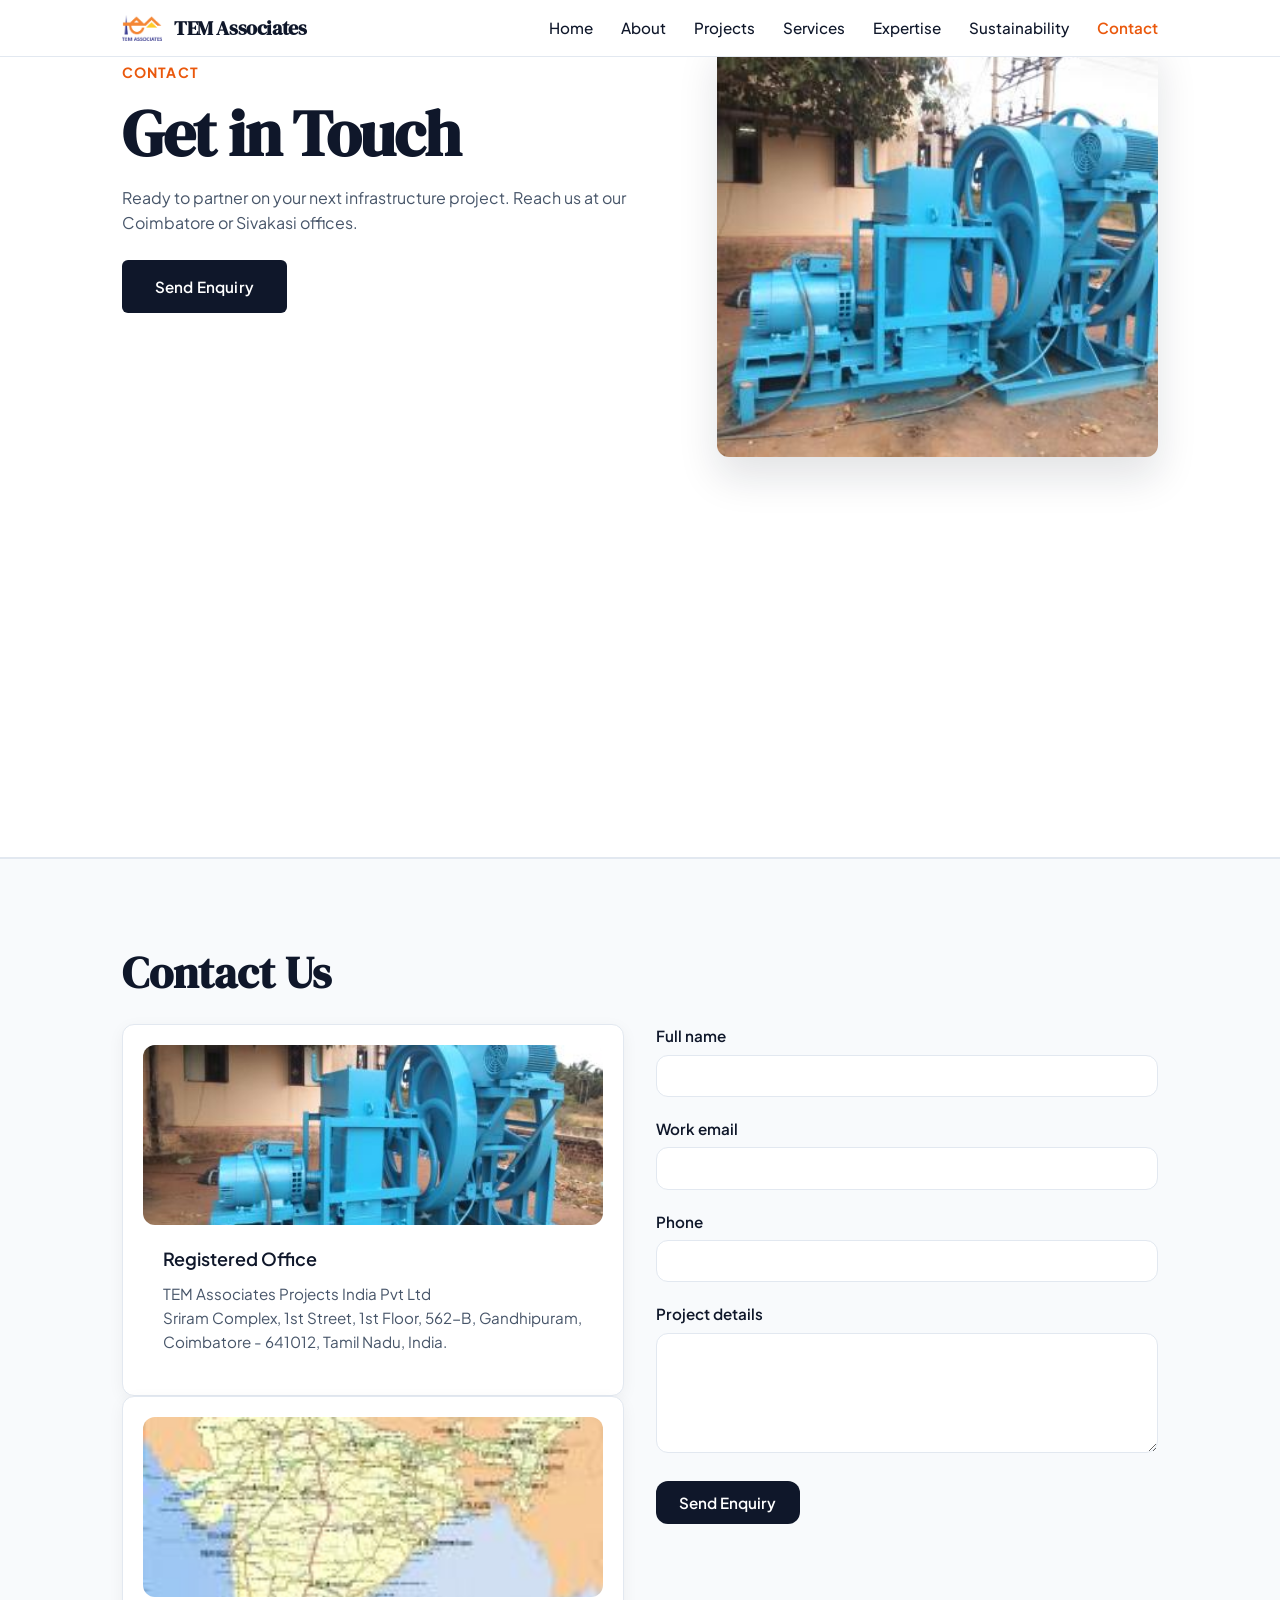
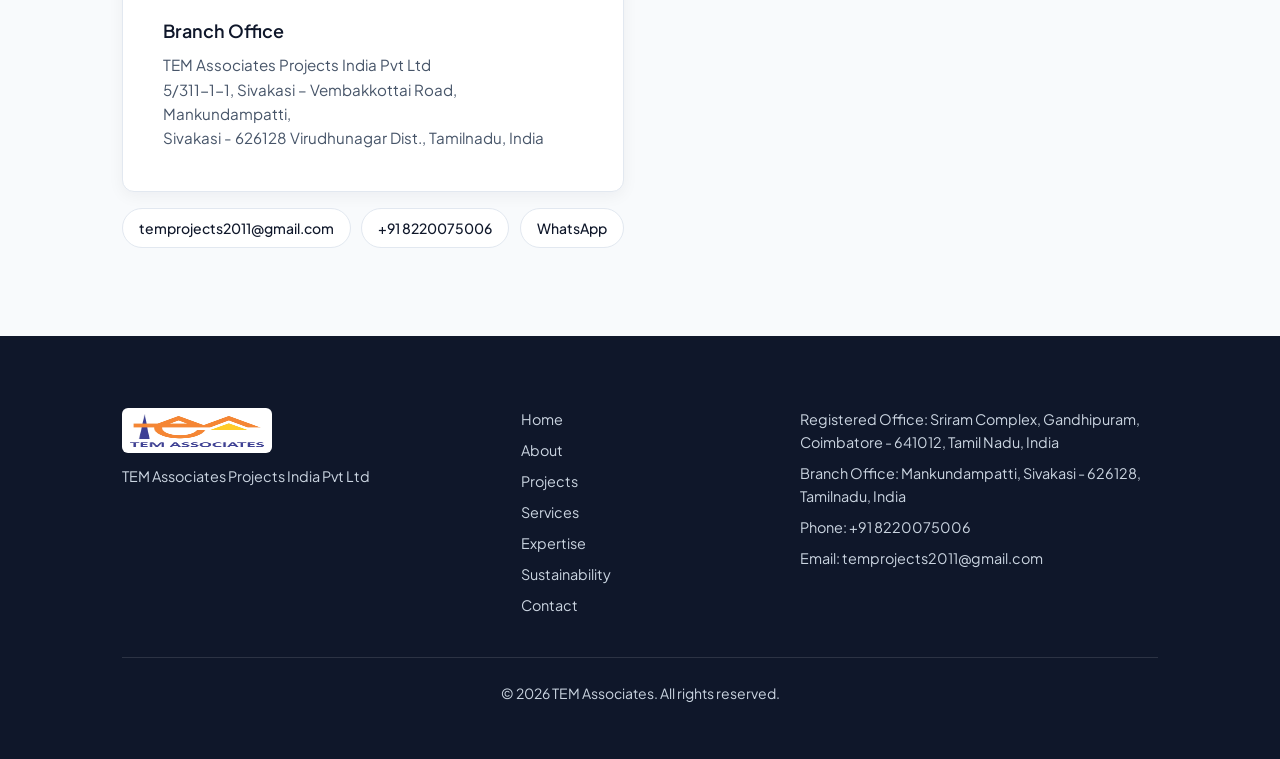
<file: old/contact.html>
<!DOCTYPE html>
<html lang="en" data-type="service" data-radius="soft" data-buttons="solid|tonal|block|arrow" data-motion>
<head>
  <meta charset="utf-8">
  <meta name="viewport" content="width=device-width, initial-scale=1">
  <meta name="theme-color" content="#ffffff">
  <meta name="page-type" content="service">
  <meta name="site-kind" content="other">
  <meta name="page-kind" content="contact">
  <meta name="description" content="TEM Associates — Contact us. Registered Office Coimbatore, Branch Office Sivakasi, phone, email, WhatsApp.">
  <title>Contact — TEM Associates</title>
  <link rel="icon" href="TEM_PDF_Images/tem_logo.png" type="image/png">
  <link rel="stylesheet" href="css/main.css">
</head>
<body>
  <a class="skip-link" href="#main">Skip to main content</a>

  <header class="site-header">
    <div class="wrap">
      <div class="brand">
        <img src="TEM_PDF_Images/tem_logo.png" alt="TEM Associates logo" width="200" height="60" loading="eager" fetchpriority="high" class="brand-img">
        <span class="wordmark" translate="no">TEM Associates</span>
      </div>
      <button class="nav-toggle" aria-expanded="false" aria-controls="primary-menu" id="menu-button">Menu</button>
      <ul class="nav-list" id="primary-menu" hidden>
        <li><a href="index.html">Home</a></li>
        <li><a href="about.html">About</a></li>
        <li><a href="projects.html">Projects</a></li>
        <li><a href="services.html">Services</a></li>
        <li><a href="expertise.html">Expertise</a></li>
        <li><a href="sustainability.html">Sustainability</a></li>
        <li><a href="contact.html">Contact</a></li>
      </ul>
    </div>
  </header>

  <main id="main">
    <!-- HERO -->
    <section class="hero" id="hero" data-enter>
      <div class="wrap">
        <div class="hero-grid">
          <div class="hero-content">
            <span class="hero-kicker">Contact</span>
            <h1>Get in Touch</h1>
            <p class="hero-sub">Ready to partner on your next infrastructure project. Reach us at our Coimbatore or Sivakasi offices.</p>
            <button class="button button--primary hero-trigger" id="hero-trigger">Send Enquiry</button>
          </div>
          <div class="hero-visual">
            <img src="TEM_PDF_Images/modern_glass_building.jpeg" alt="Office building" width="1200" height="800" loading="eager" fetchpriority="high">
          </div>
        </div>
      </div>
    </section>

    <!-- CONTACT -->
    <section class="section contact-page" id="contact">
      <div class="wrap">
        <h2>Contact Us</h2>
        <div class="contact-two-col">
          <div class="contact-info">
            <div class="office-card">
              <img src="TEM_PDF_Images/modern_glass_building.jpeg" alt="Coimbatore registered office" width="300" height="200" loading="lazy" class="card-image">
              <h3>Registered Office</h3>
              <p>TEM Associates Projects India Pvt Ltd<br>
              Sriram Complex, 1st Street, 1st Floor, 562-B, Gandhipuram,<br>
              Coimbatore - 641012, Tamil Nadu, India.</p>
            </div>
            <div class="office-card">
              <img src="TEM_PDF_Images/india_highway_map.jpeg" alt="Sivakasi branch office regional network" width="300" height="200" loading="lazy" class="card-image">
              <h3>Branch Office</h3>
              <p>TEM Associates Projects India Pvt Ltd<br>
              5/311-1-1, Sivakasi – Vembakkottai Road, Mankundampatti,<br>
              Sivakasi - 626128 Virudhunagar Dist., Tamilnadu, India</p>
            </div>
            <div class="contact-chips">
              <a href="mailto:temprojects2011@gmail.com" class="chip">temprojects2011@gmail.com</a>
              <a href="tel:+918220075006" class="chip">+91 8220075006</a>
              <a href="https://wa.me/918220075006" class="chip">WhatsApp</a>
            </div>
          </div>
          <div class="contact-form">
            <form action="https://contact.temassociates.example/intake" method="post" aria-label="Contact request">
              <div class="form-group">
                <label for="name">Full name</label>
                <input type="text" id="name" name="name" required autocomplete="name">
              </div>
              <div class="form-group">
                <label for="email">Work email</label>
                <input type="email" id="email" name="email" required autocomplete="email" spellcheck="false">
              </div>
              <div class="form-group">
                <label for="phone">Phone</label>
                <input type="tel" id="phone" name="phone" required autocomplete="tel">
              </div>
              <div class="form-group">
                <label for="message">Project details</label>
                <textarea id="message" name="message" required minlength="10" autocomplete="off"></textarea>
              </div>
              <button type="submit" class="button button--primary">Send Enquiry</button>
            </form>
          </div>
        </div>
      </div>
    </section>
  </main>

  <footer class="site-footer">
    <div class="wrap">
      <div class="footer-grid">
        <div class="footer-brand">
          <img src="TEM_PDF_Images/tem_logo.png" alt="TEM Associates logo" width="150" height="45">
          <p>TEM Associates Projects India Pvt Ltd</p>
        </div>
        <nav class="footer-nav">
          <a href="index.html">Home</a>
          <a href="about.html">About</a>
          <a href="projects.html">Projects</a>
          <a href="services.html">Services</a>
          <a href="expertise.html">Expertise</a>
          <a href="sustainability.html">Sustainability</a>
          <a href="contact.html">Contact</a>
        </nav>
        <div class="footer-contact">
          <p>Registered Office: Sriram Complex, Gandhipuram, Coimbatore - 641012, Tamil Nadu, India</p>
          <p>Branch Office: Mankundampatti, Sivakasi - 626128, Tamilnadu, India</p>
          <p>Phone: +91 8220075006</p>
          <p>Email: temprojects2011@gmail.com</p>
        </div>
      </div>
      <p class="footer-copy">&copy; 2026 TEM Associates. All rights reserved.</p>
    </div>
  </footer>

  <script src="js/main.js"></script>
</body>
</html>
</file>
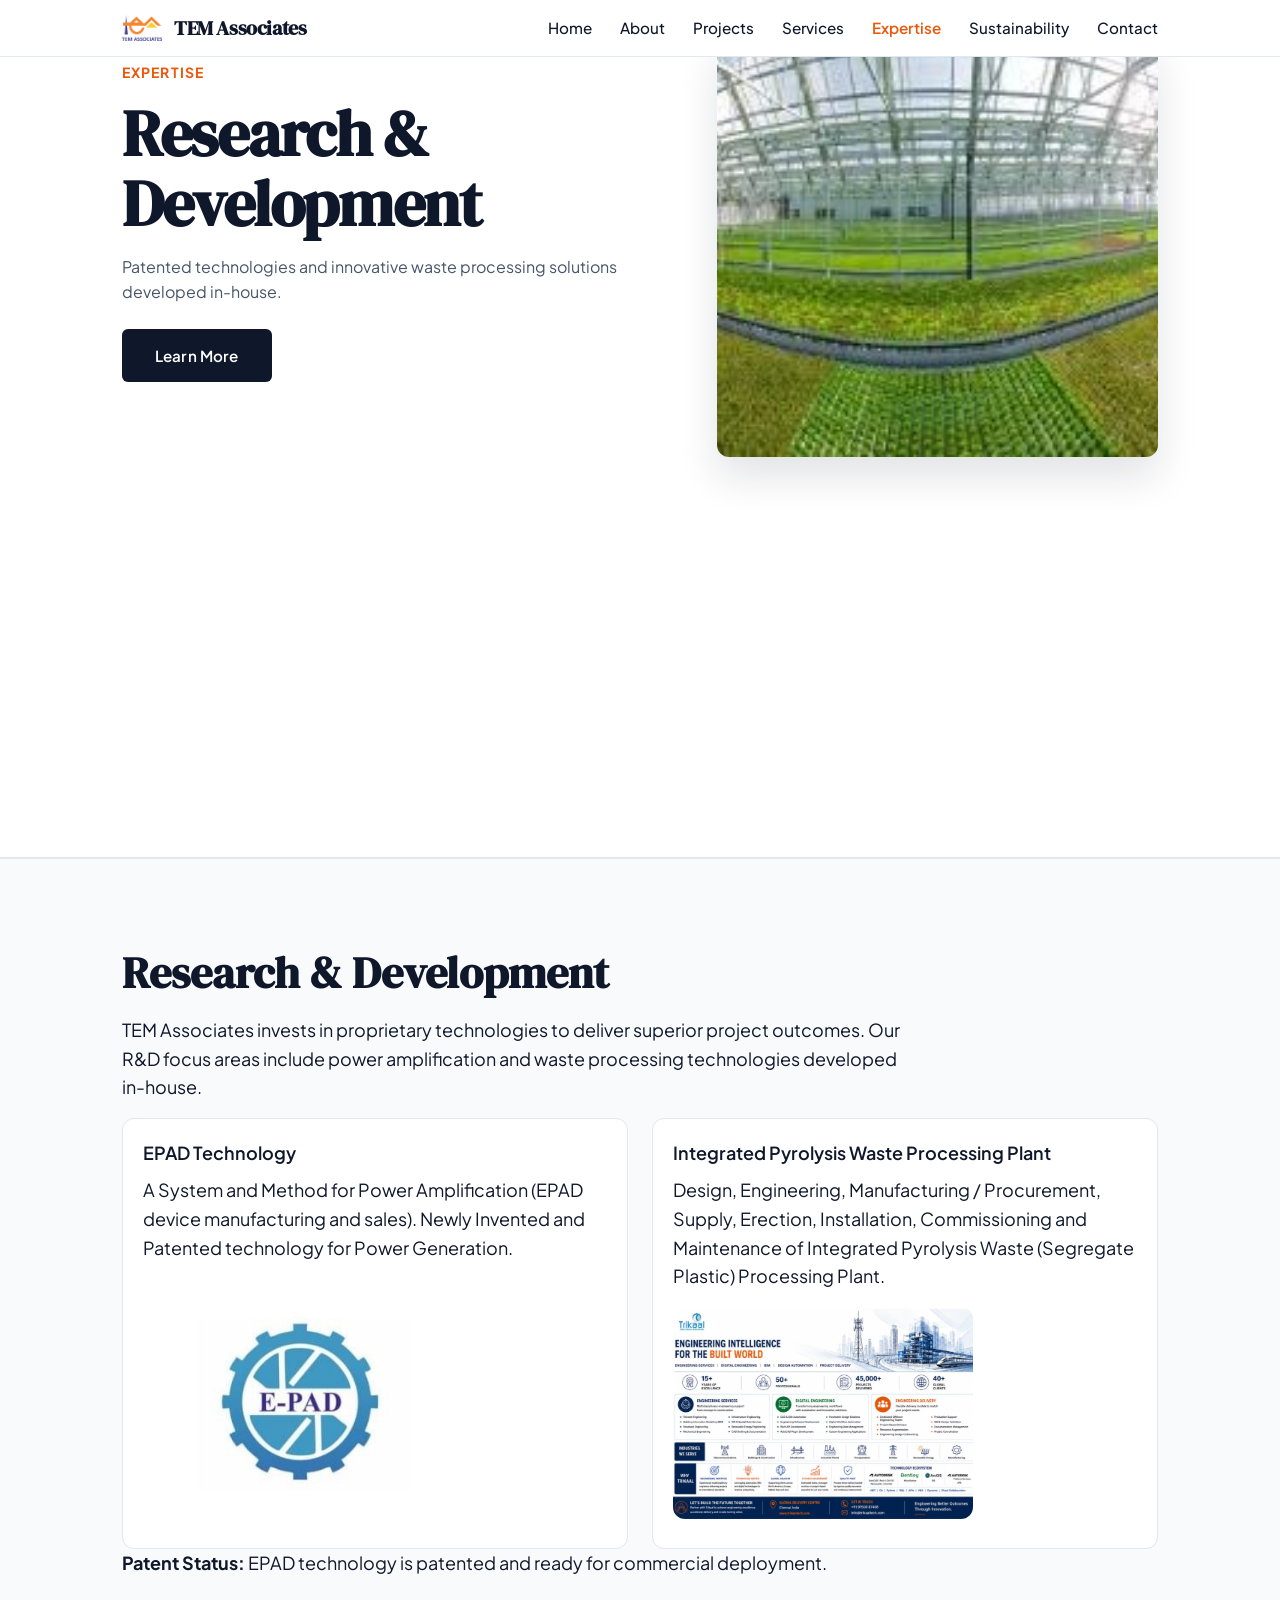
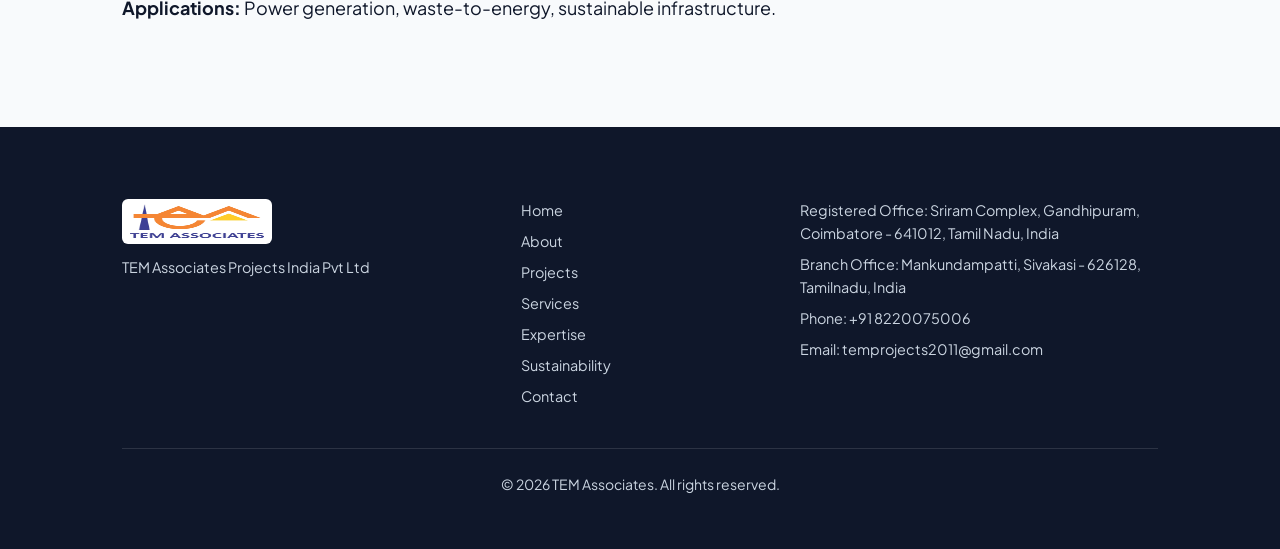
<file: old/expertise.html>
<!DOCTYPE html>
<html lang="en" data-type="service" data-radius="soft" data-buttons="solid|tonal|block|arrow" data-motion>
<head>
  <meta charset="utf-8">
  <meta name="viewport" content="width=device-width, initial-scale=1">
  <meta name="theme-color" content="#ffffff">
  <meta name="page-type" content="service">
  <meta name="site-kind" content="other">
  <meta name="page-kind" content="expertise">
  <meta name="description" content="TEM Associates — Research &amp; Development including EPAD patented technology and Integrated Pyrolysis Waste Processing Plant.">
  <title>Expertise — TEM Associates</title>
  <link rel="icon" href="TEM_PDF_Images/tem_logo.png" type="image/png">
  <link rel="stylesheet" href="css/main.css">
</head>
<body>
  <a class="skip-link" href="#main">Skip to main content</a>

  <header class="site-header">
    <div class="wrap">
      <div class="brand">
        <img src="TEM_PDF_Images/tem_logo.png" alt="TEM Associates logo" width="200" height="60" loading="eager" fetchpriority="high" class="brand-img">
        <span class="wordmark" translate="no">TEM Associates</span>
      </div>
      <button class="nav-toggle" aria-expanded="false" aria-controls="primary-menu" id="menu-button">Menu</button>
      <ul class="nav-list" id="primary-menu" hidden>
        <li><a href="index.html">Home</a></li>
        <li><a href="about.html">About</a></li>
        <li><a href="projects.html">Projects</a></li>
        <li><a href="services.html">Services</a></li>
        <li><a href="expertise.html">Expertise</a></li>
        <li><a href="sustainability.html">Sustainability</a></li>
        <li><a href="contact.html">Contact</a></li>
      </ul>
    </div>
  </header>

  <main id="main">
    <!-- HERO -->
    <section class="hero" id="hero" data-enter>
      <div class="wrap">
        <div class="hero-grid">
          <div class="hero-content">
            <span class="hero-kicker">Expertise</span>
            <h1>Research &amp; Development</h1>
            <p class="hero-sub">Patented technologies and innovative waste processing solutions developed in-house.</p>
            <button class="button button--primary hero-trigger" id="hero-trigger">Learn More</button>
          </div>
          <div class="hero-visual">
            <img src="TEM_PDF_Images/erp_diagram.jpeg" alt="EPAD technology diagram" width="1200" height="800" loading="eager" fetchpriority="high">
          </div>
        </div>
      </div>
    </section>

    <!-- R&D -->
    <section class="section" id="expertise">
      <div class="wrap">
        <h2>Research &amp; Development</h2>
        <p>TEM Associates invests in proprietary technologies to deliver superior project outcomes. Our R&amp;D focus areas include power amplification and waste processing technologies developed in-house.</p>
        <ul class="rd-grid">
          <li>
            <h3>EPAD Technology</h3>
            <p>A System and Method for Power Amplification (EPAD device manufacturing and sales). Newly Invented and Patented technology for Power Generation.</p>
            <img src="TEM_PDF_Images/logo_epad.jpeg" alt="EPAD logo" width="200" height="100" loading="lazy">
          </li>
          <li>
            <h3>Integrated Pyrolysis Waste Processing Plant</h3>
            <p>Design, Engineering, Manufacturing / Procurement, Supply, Erection, Installation, Commissioning and Maintenance of Integrated Pyrolysis Waste (Segregate Plastic) Processing Plant.</p>
            <img src="TEM_PDF_Images/trikaal_infographic.jpeg" alt="TRIKAAL infographic" width="400" height="300" loading="lazy">
          </li>
        </ul>
        <div class="rd-notes">
          <p><strong>Patent Status:</strong> EPAD technology is patented and ready for commercial deployment.</p>
          <p><strong>Applications:</strong> Power generation, waste-to-energy, sustainable infrastructure.</p>
        </div>
      </div>
    </section>
  </main>

  <footer class="site-footer">
    <div class="wrap">
      <div class="footer-grid">
        <div class="footer-brand">
          <img src="TEM_PDF_Images/tem_logo.png" alt="TEM Associates logo" width="150" height="45">
          <p>TEM Associates Projects India Pvt Ltd</p>
        </div>
        <nav class="footer-nav">
          <a href="index.html">Home</a>
          <a href="about.html">About</a>
          <a href="projects.html">Projects</a>
          <a href="services.html">Services</a>
          <a href="expertise.html">Expertise</a>
          <a href="sustainability.html">Sustainability</a>
          <a href="contact.html">Contact</a>
        </nav>
        <div class="footer-contact">
          <p>Registered Office: Sriram Complex, Gandhipuram, Coimbatore - 641012, Tamil Nadu, India</p>
          <p>Branch Office: Mankundampatti, Sivakasi - 626128, Tamilnadu, India</p>
          <p>Phone: +91 8220075006</p>
          <p>Email: temprojects2011@gmail.com</p>
        </div>
      </div>
      <p class="footer-copy">&copy; 2026 TEM Associates. All rights reserved.</p>
    </div>
  </footer>

  <script src="js/main.js"></script>
</body>
</html>
</file>
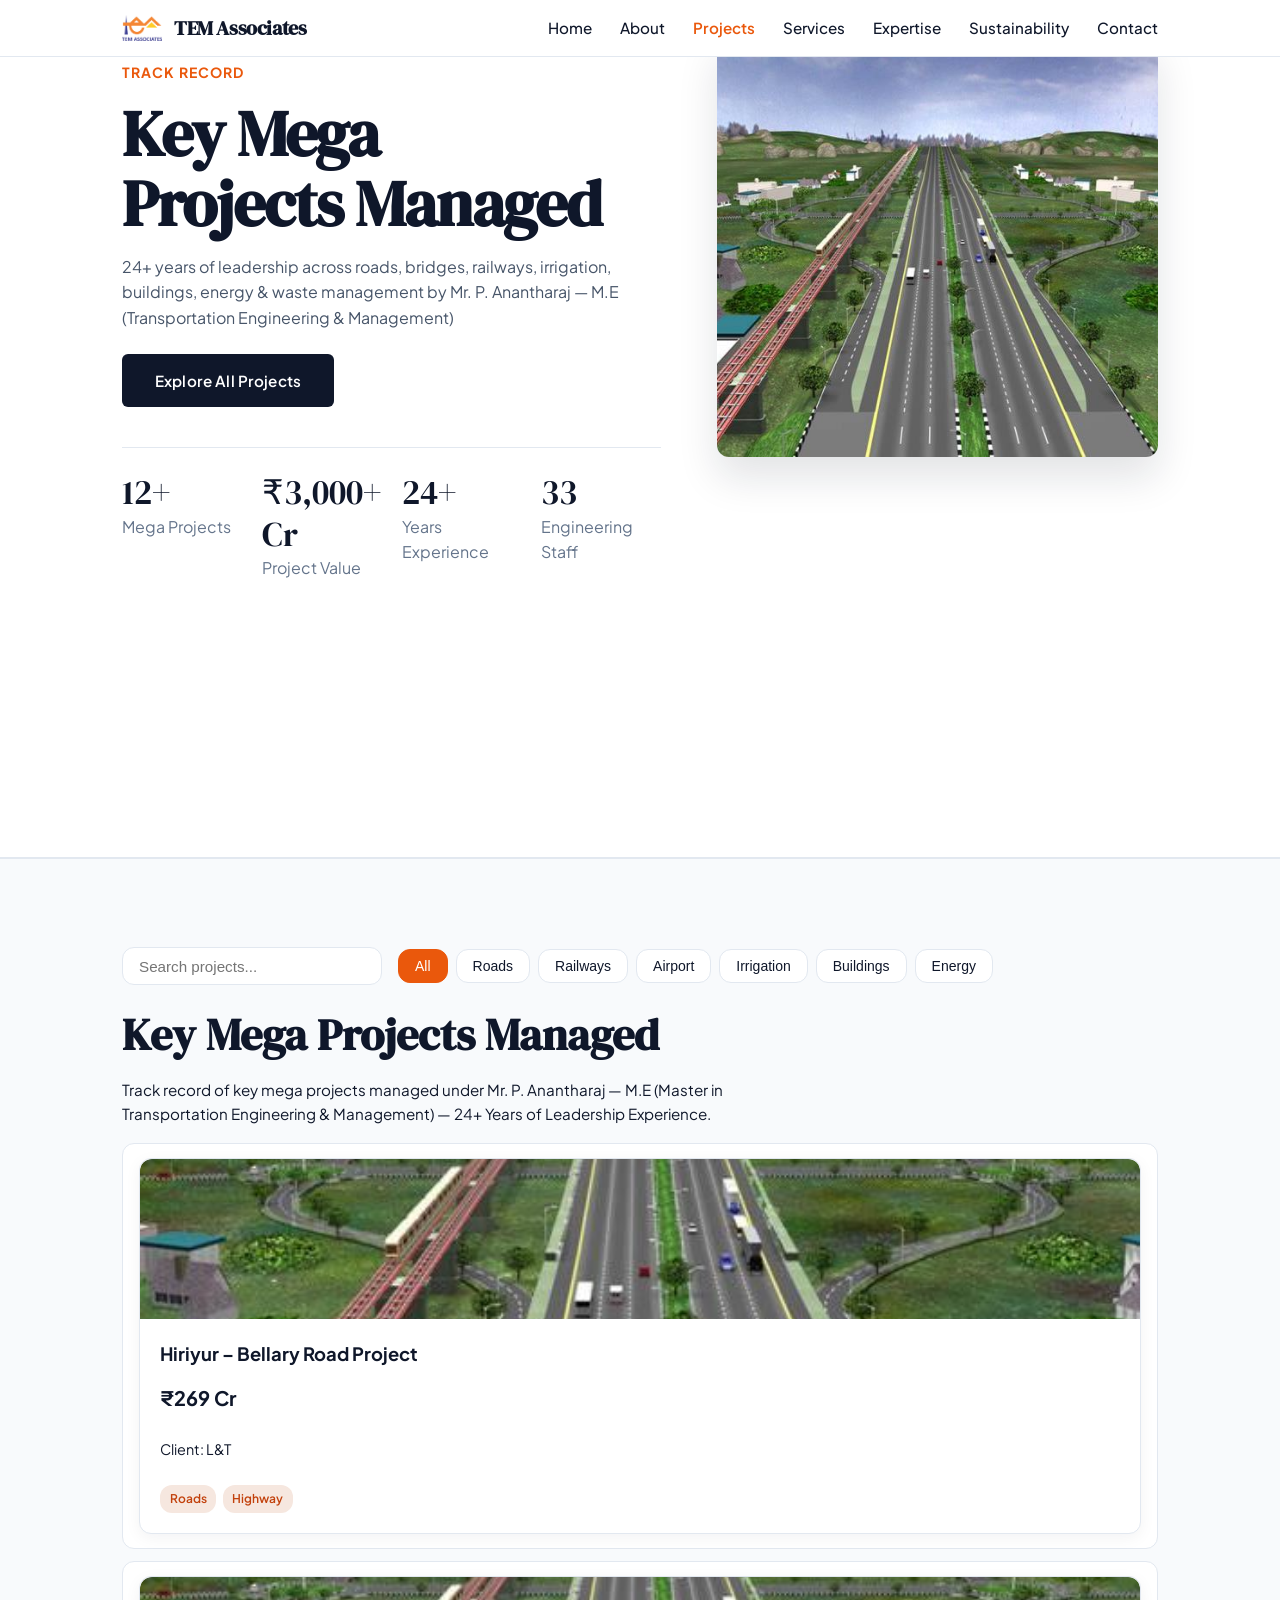
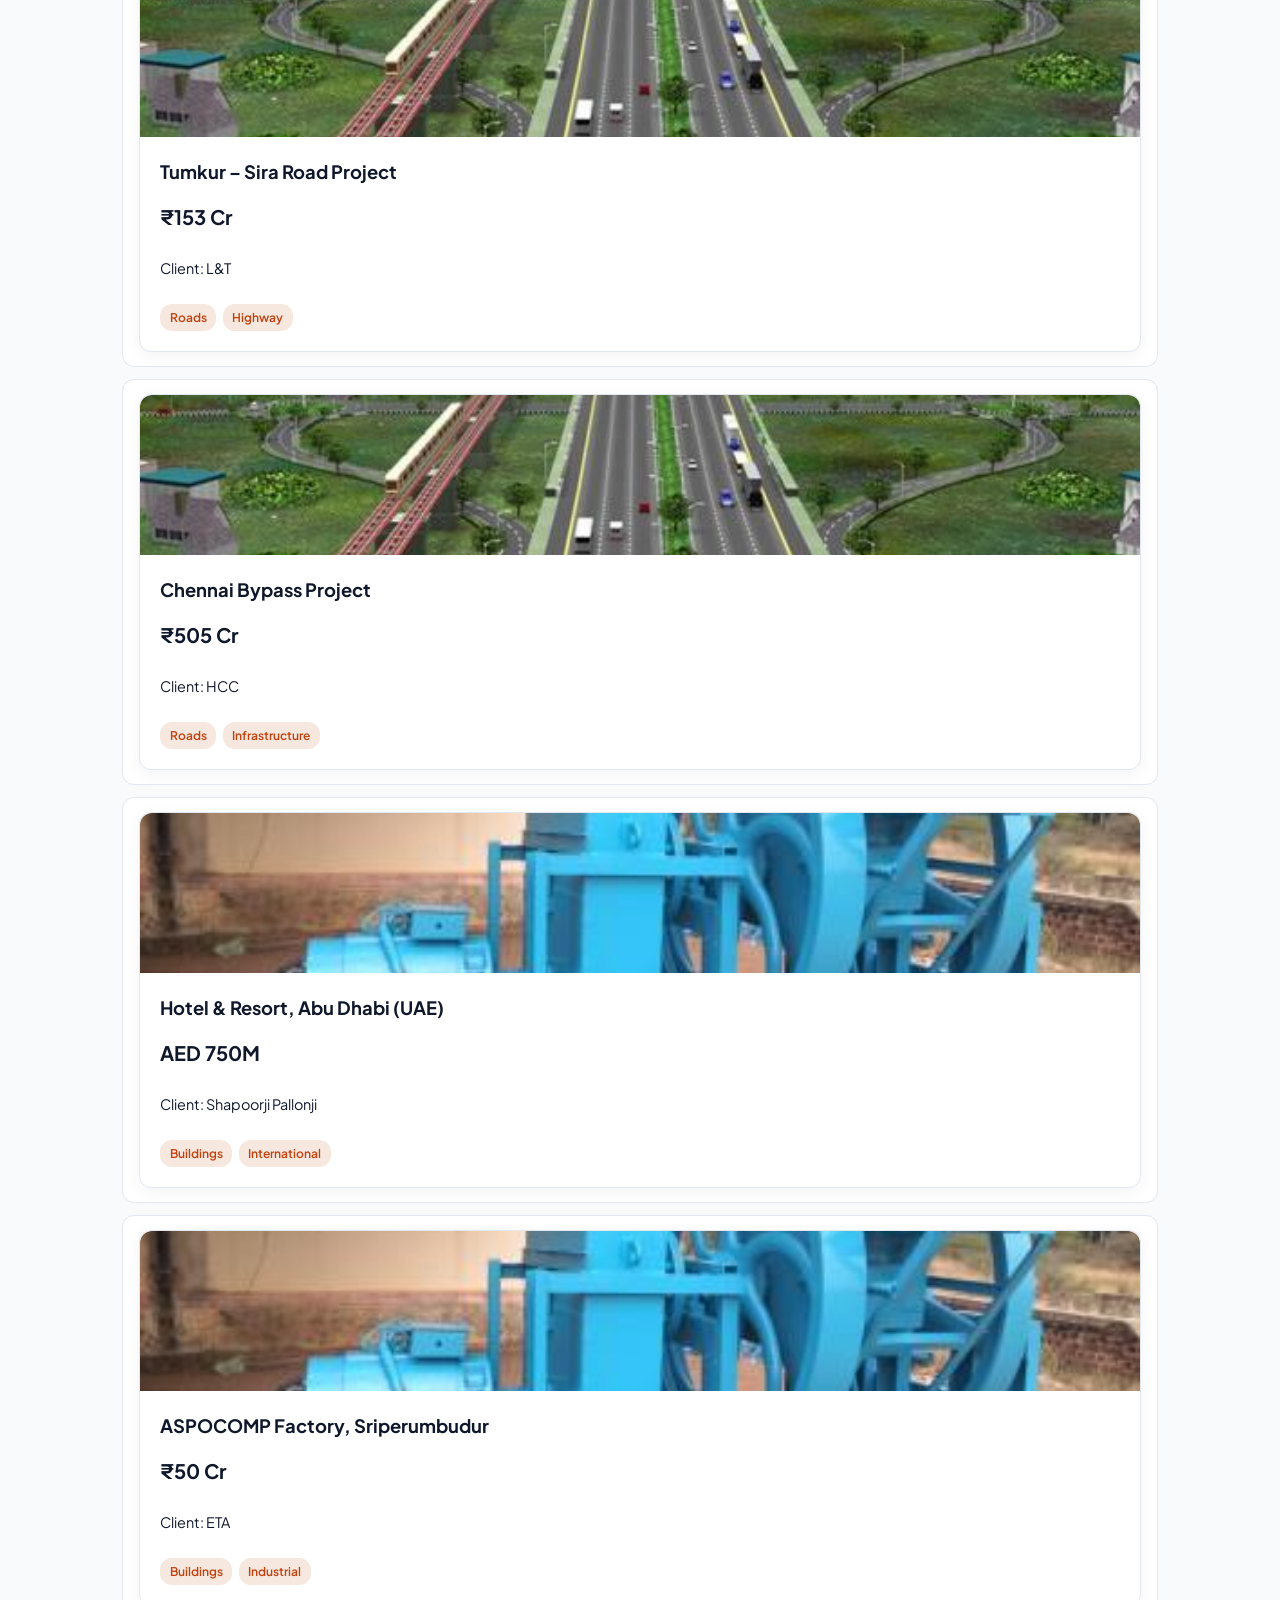
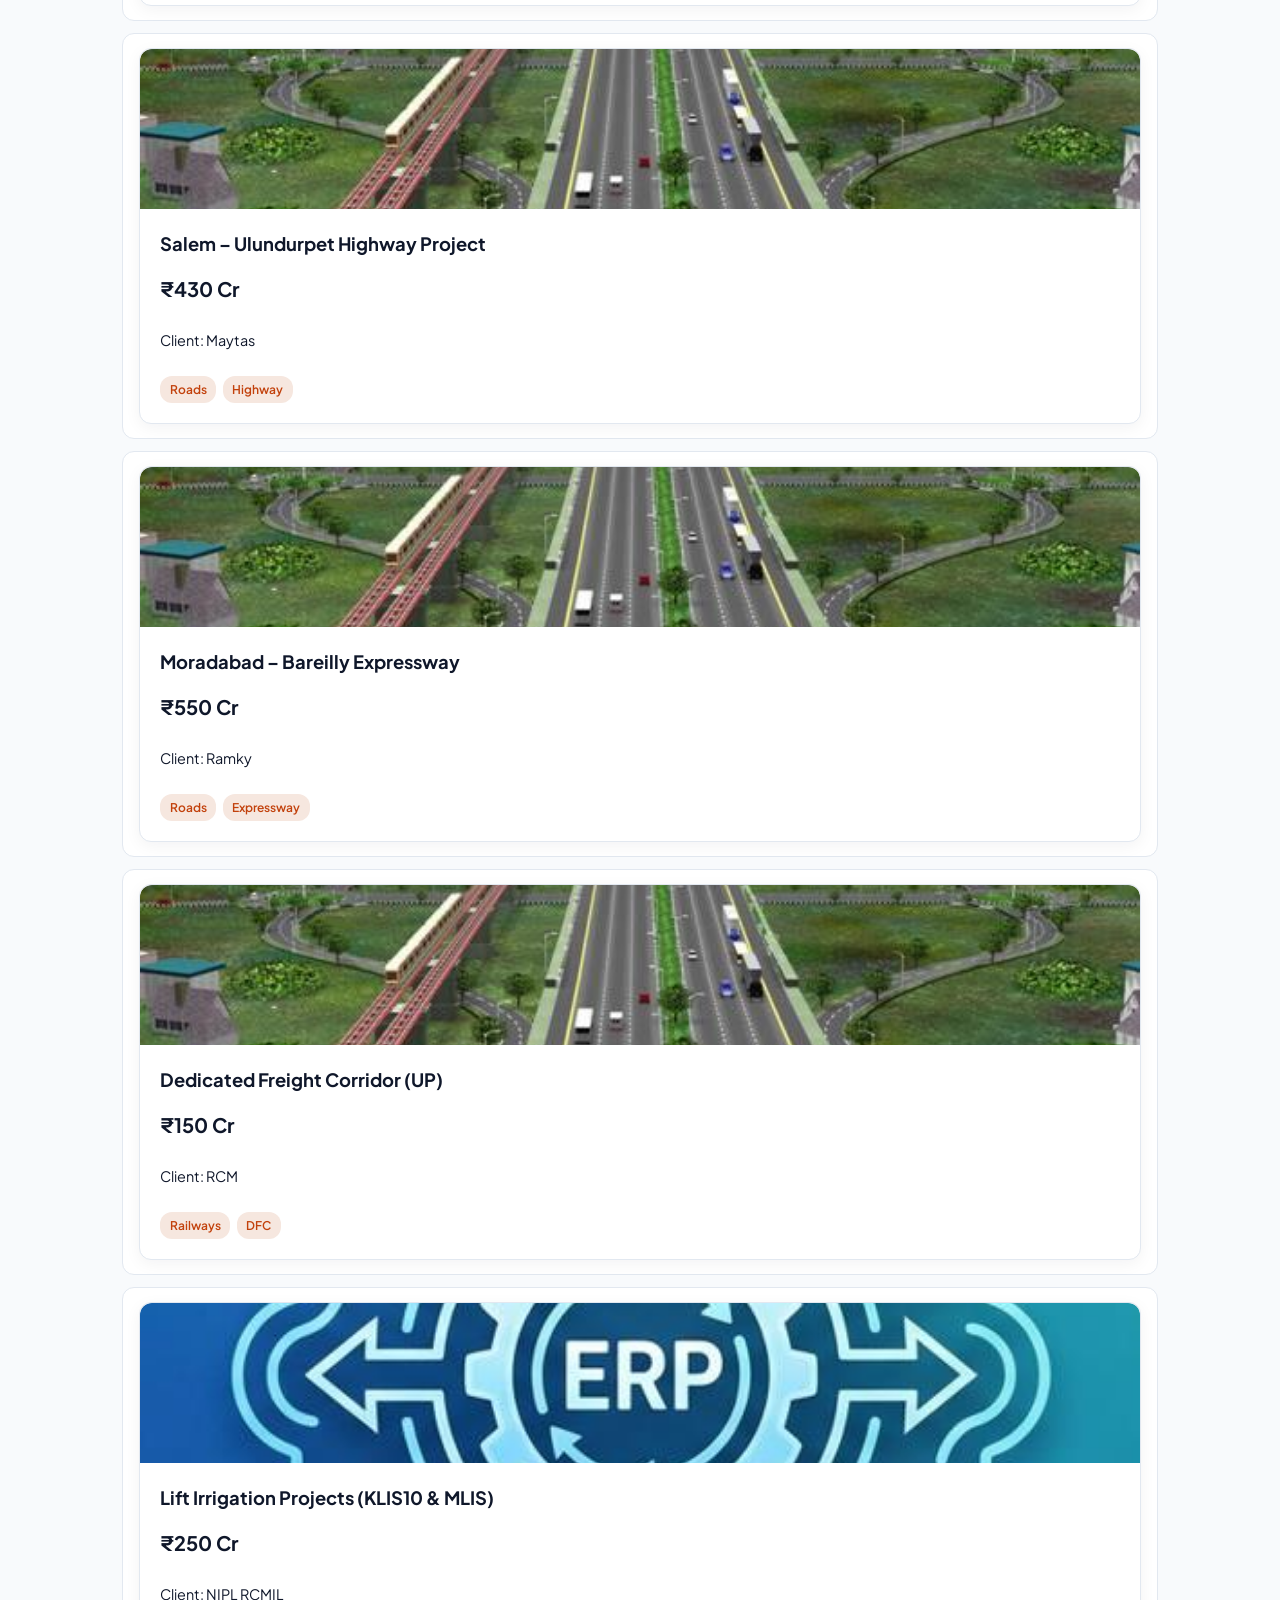
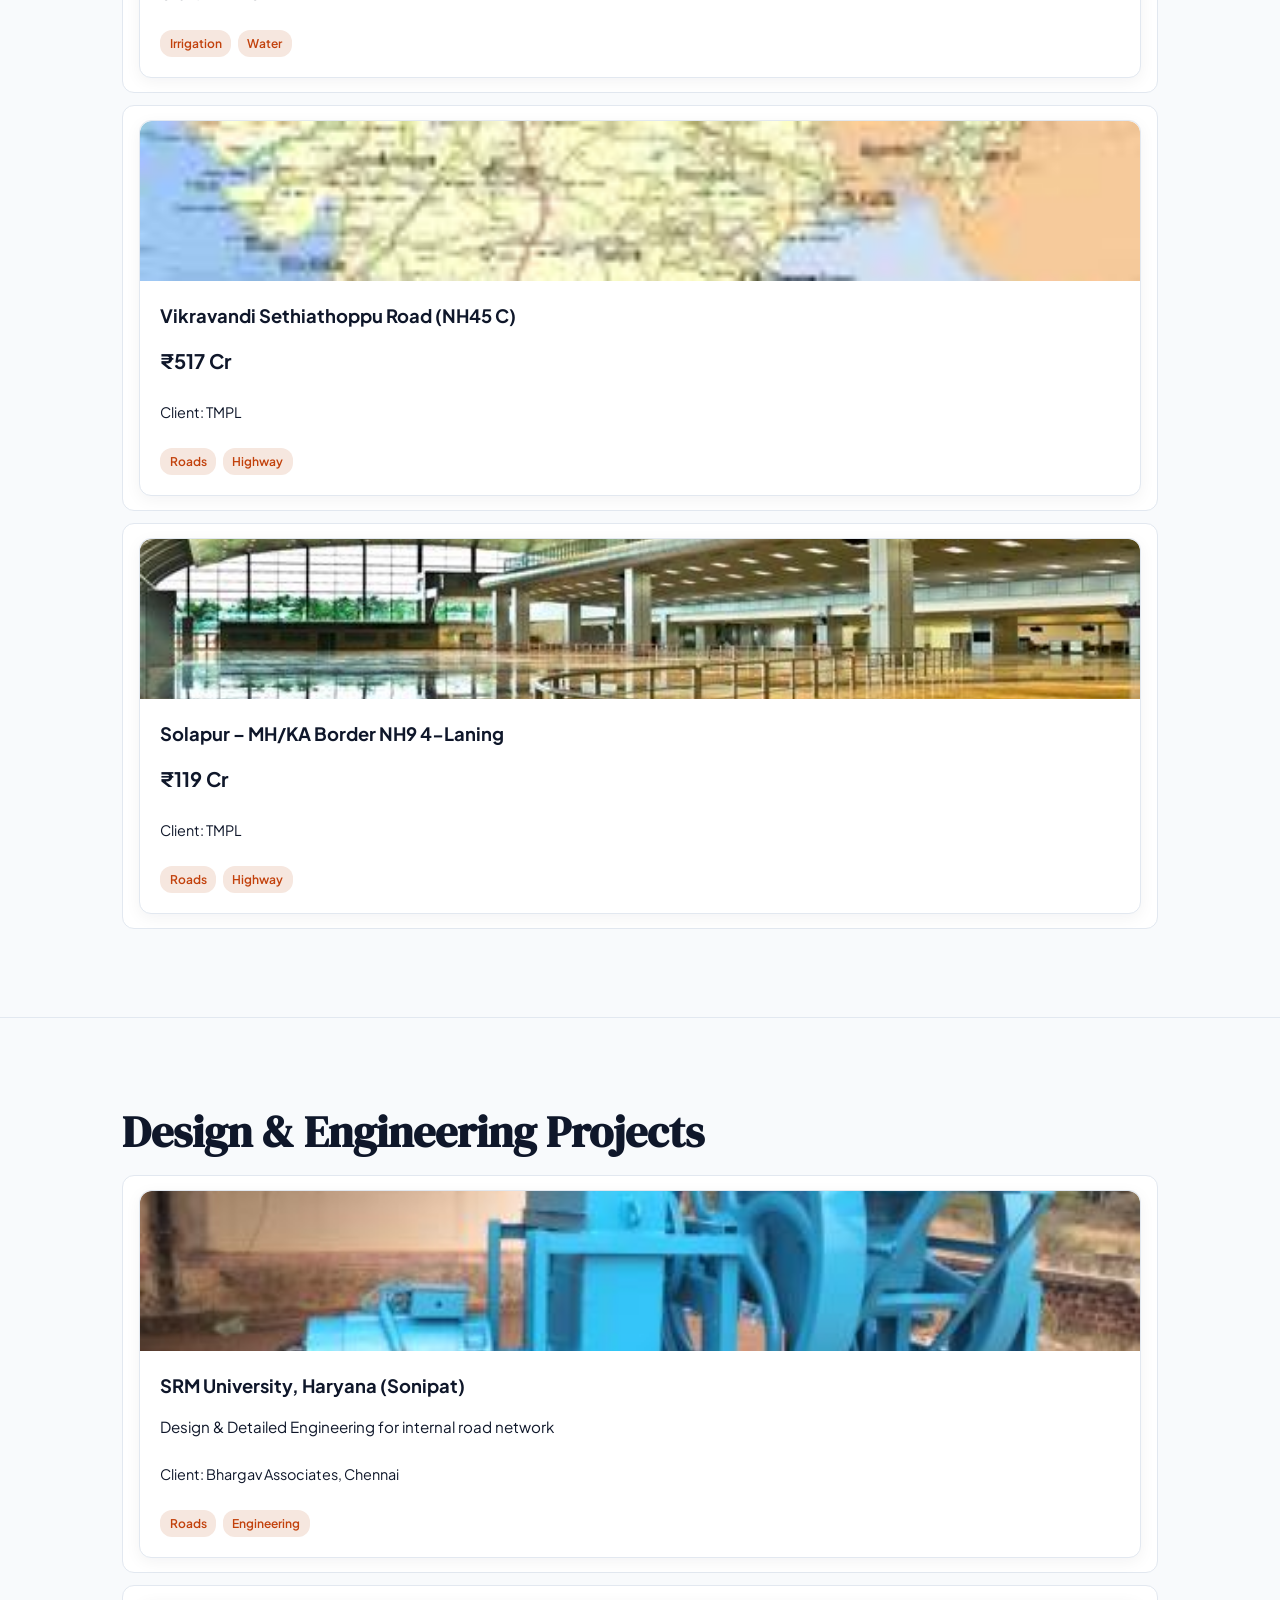
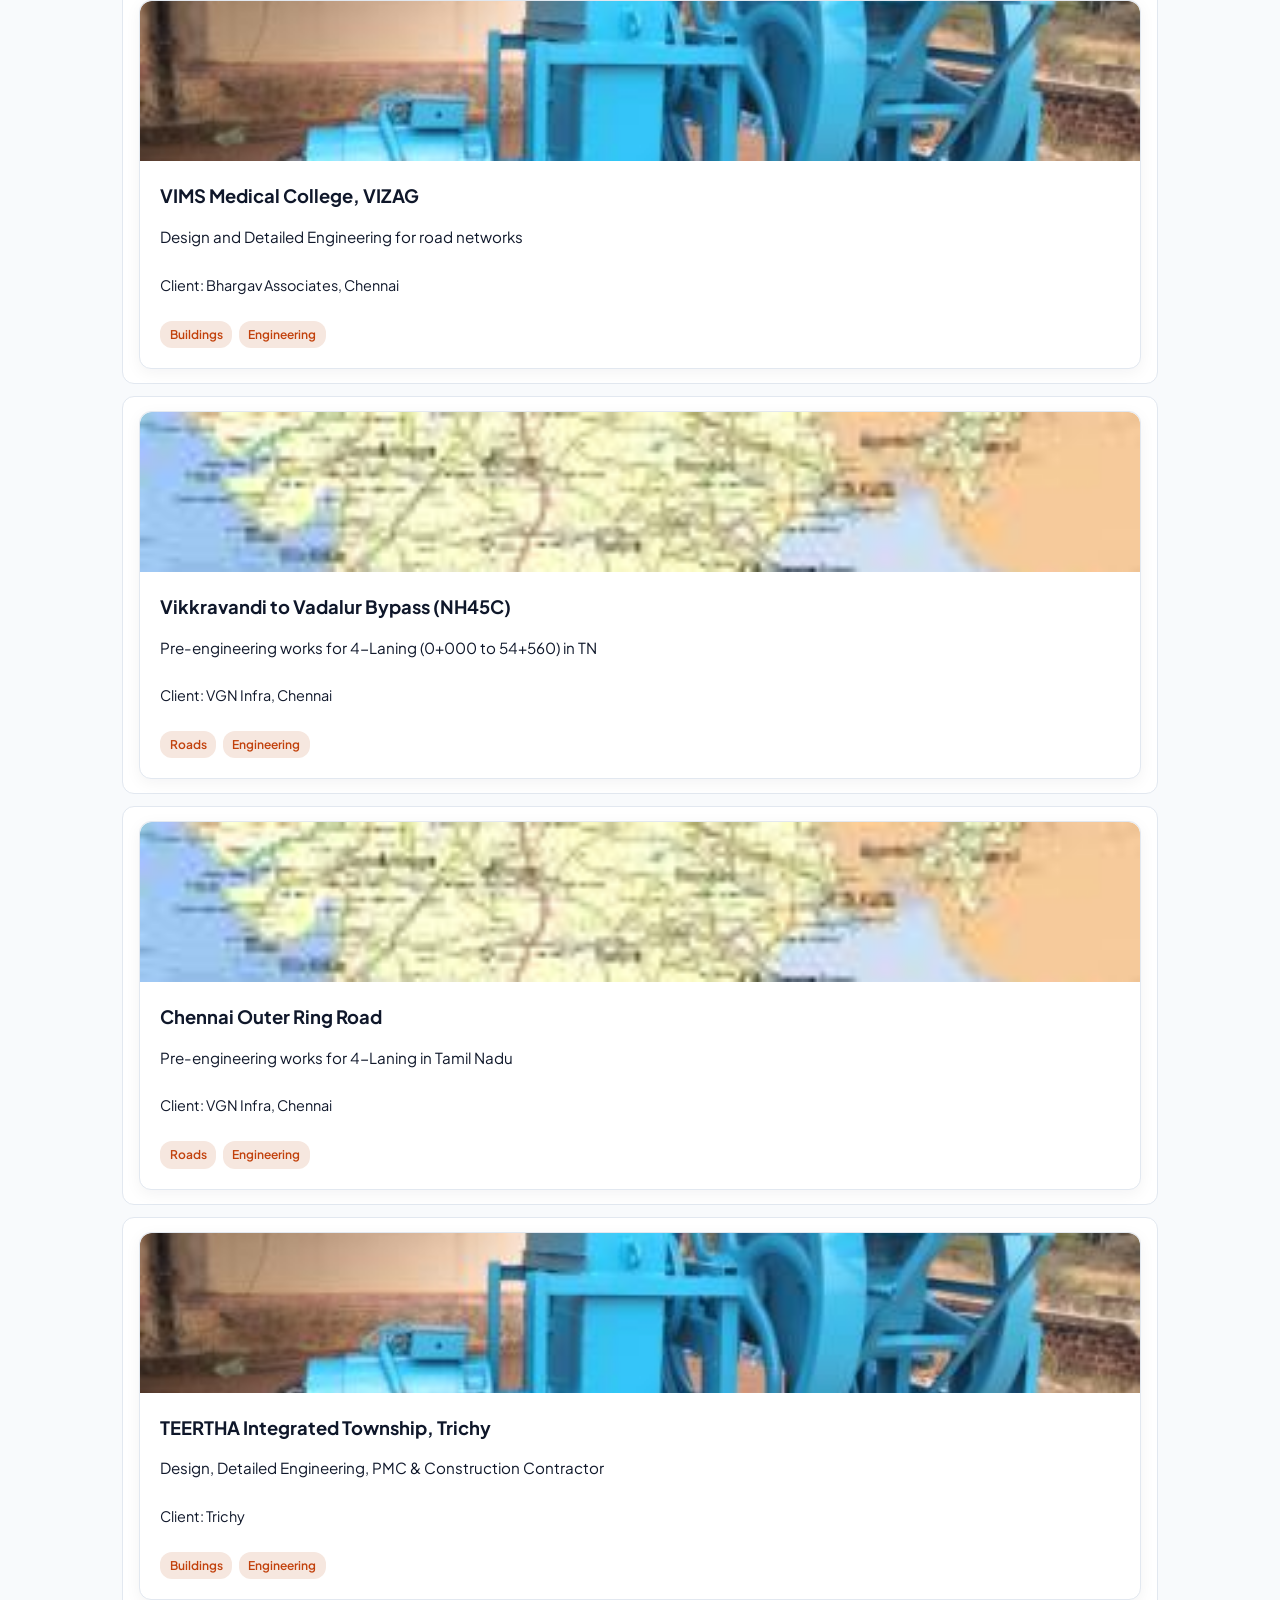
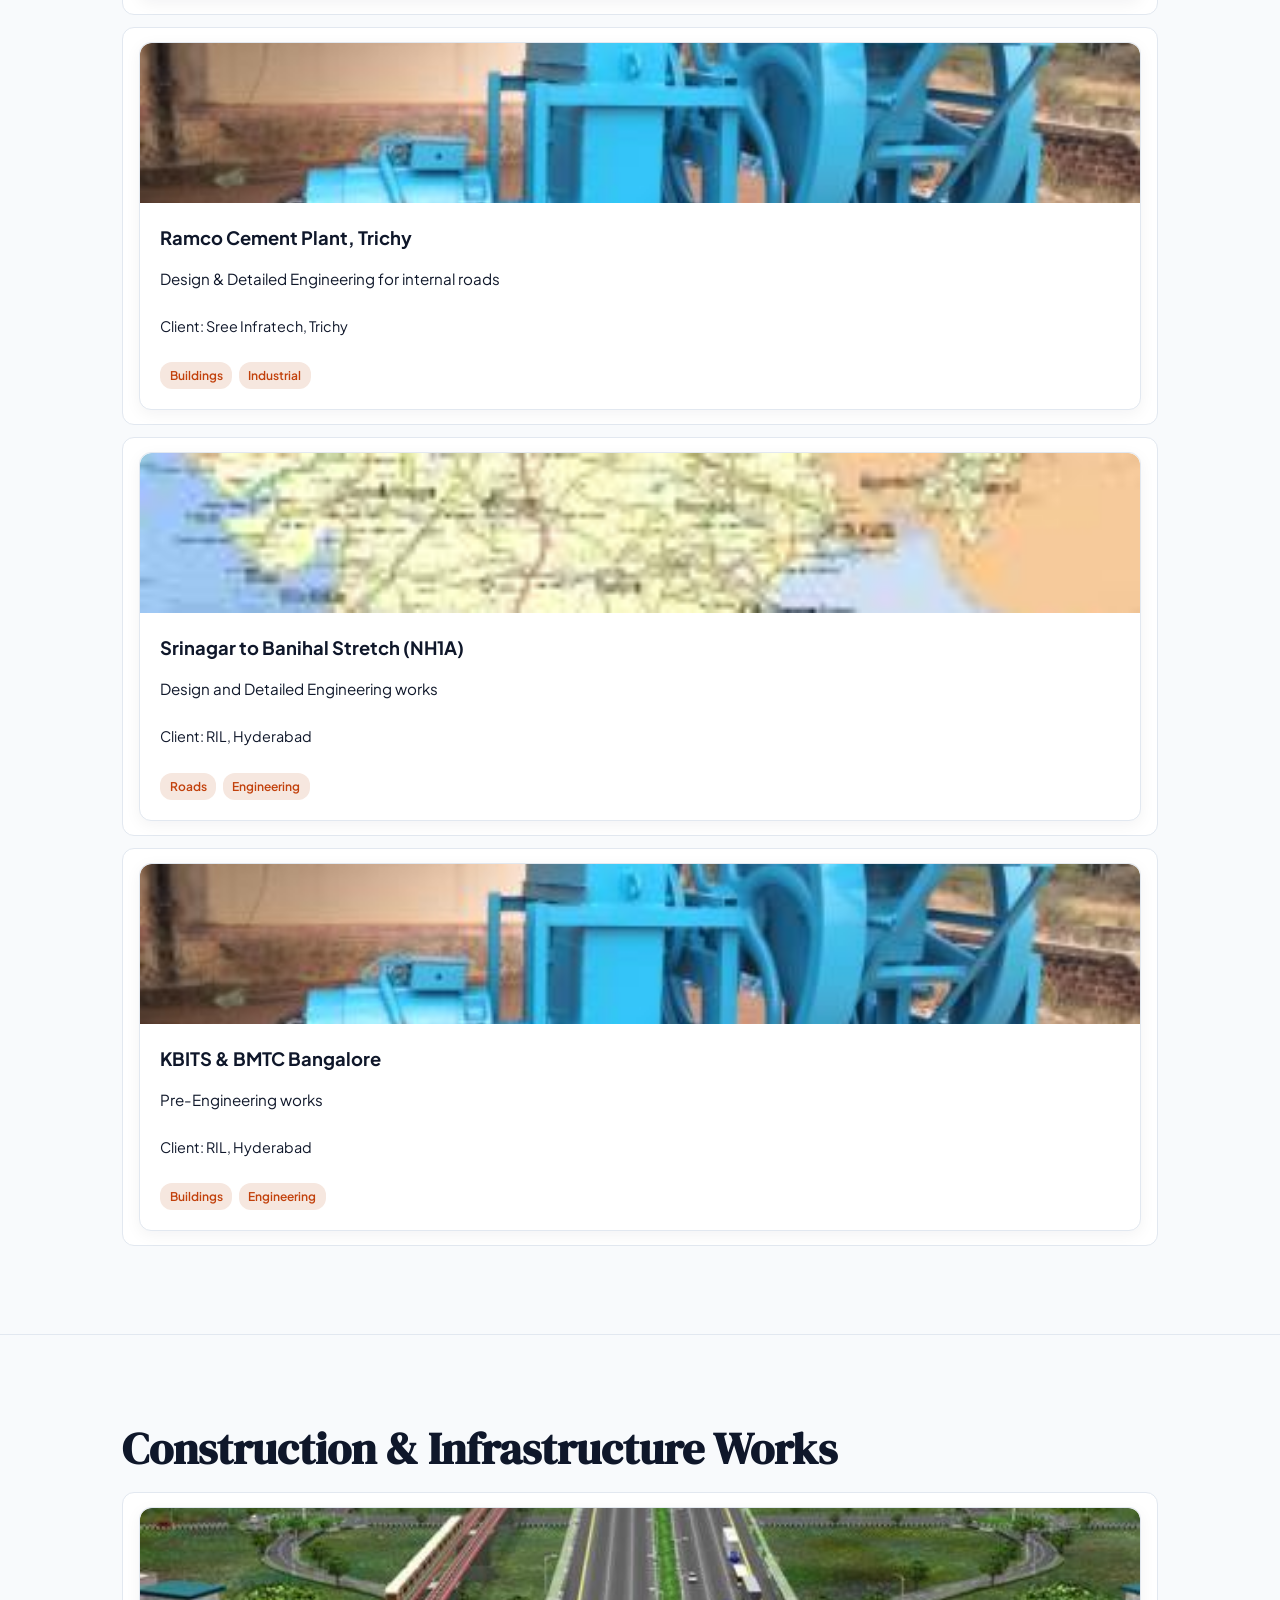
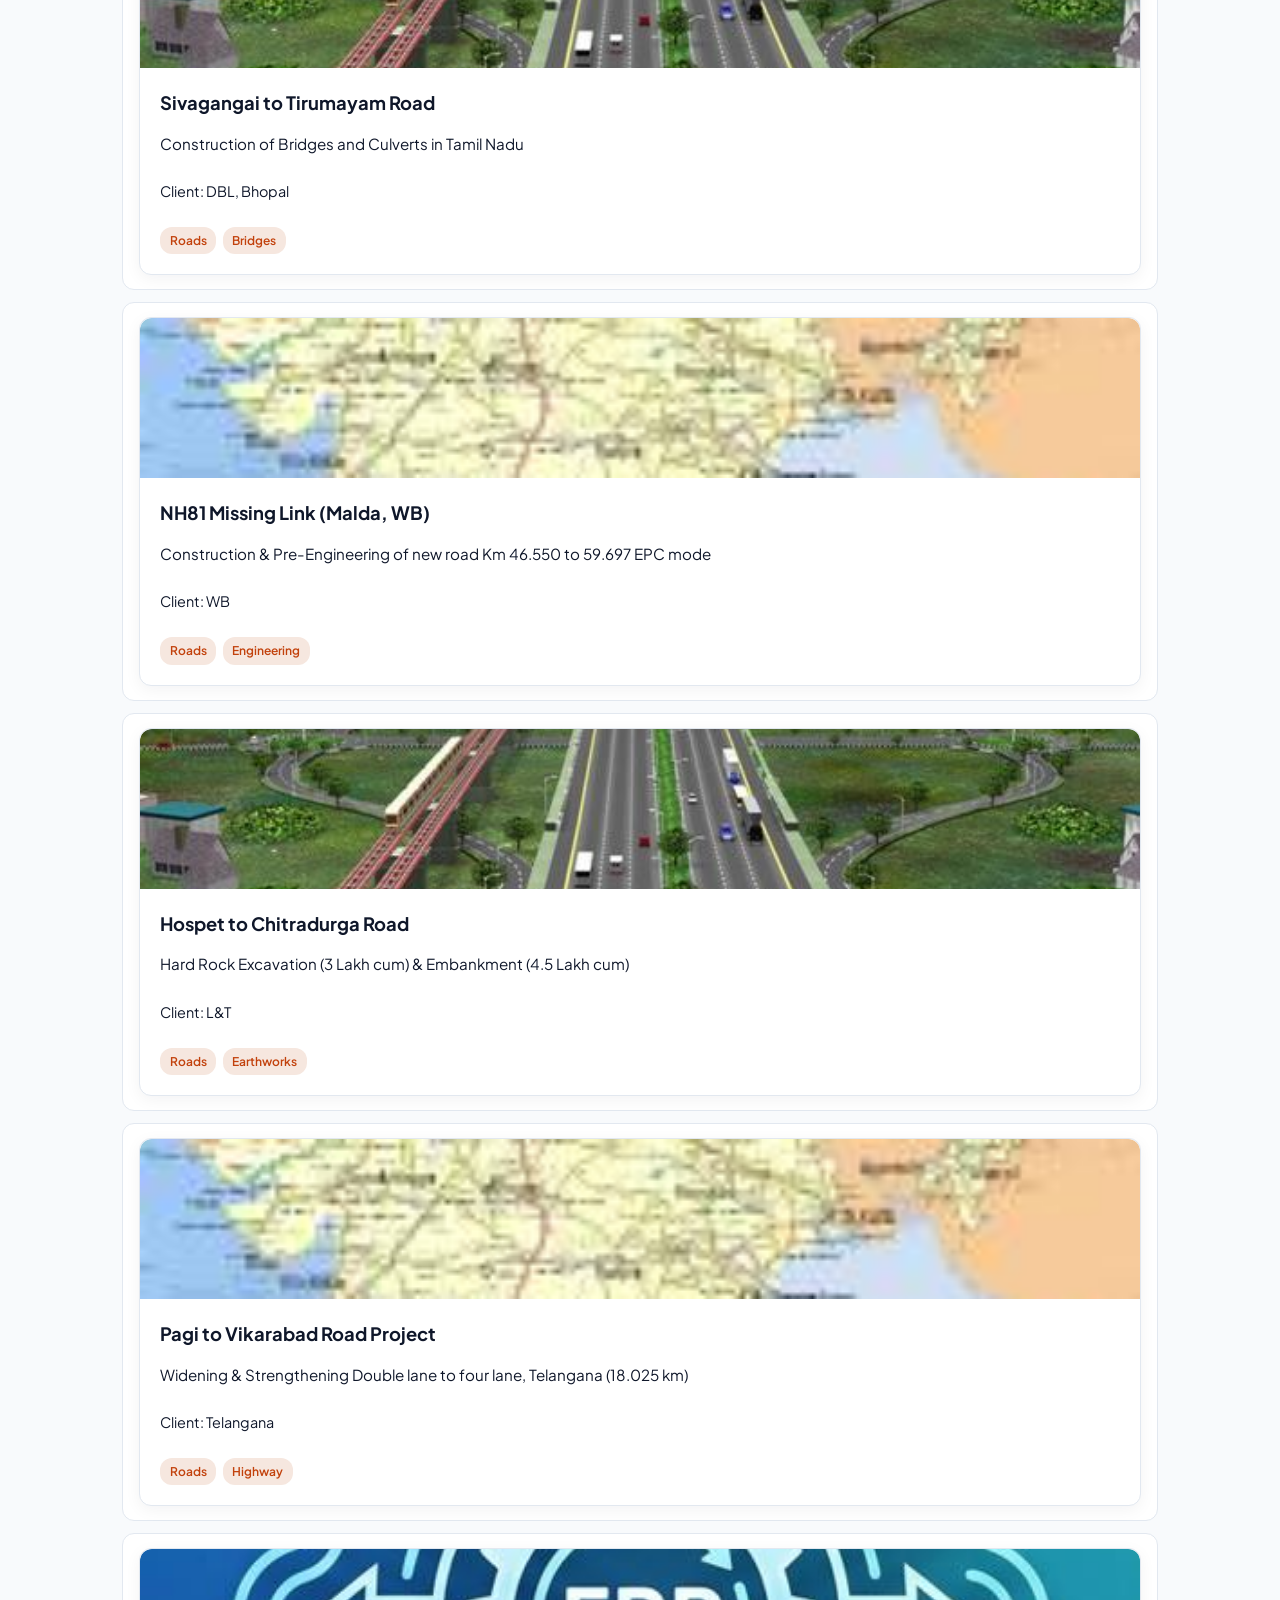
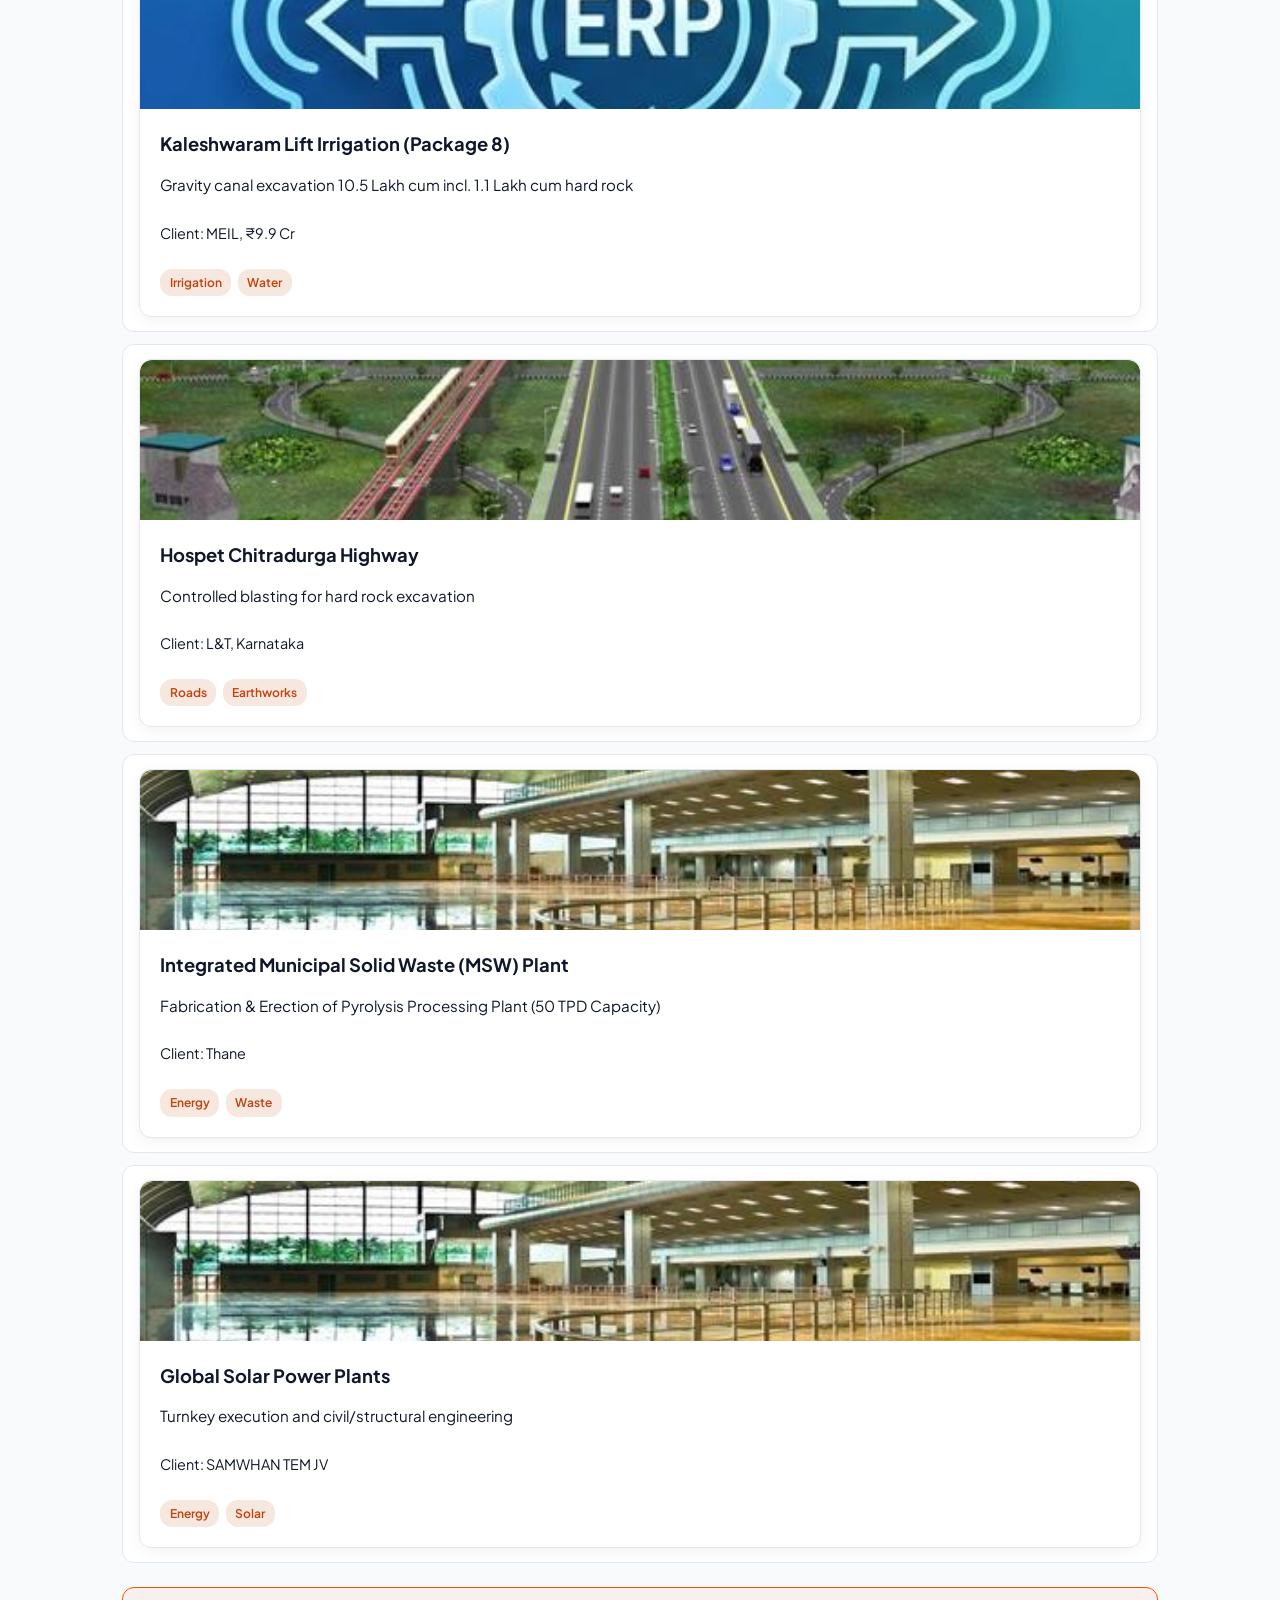
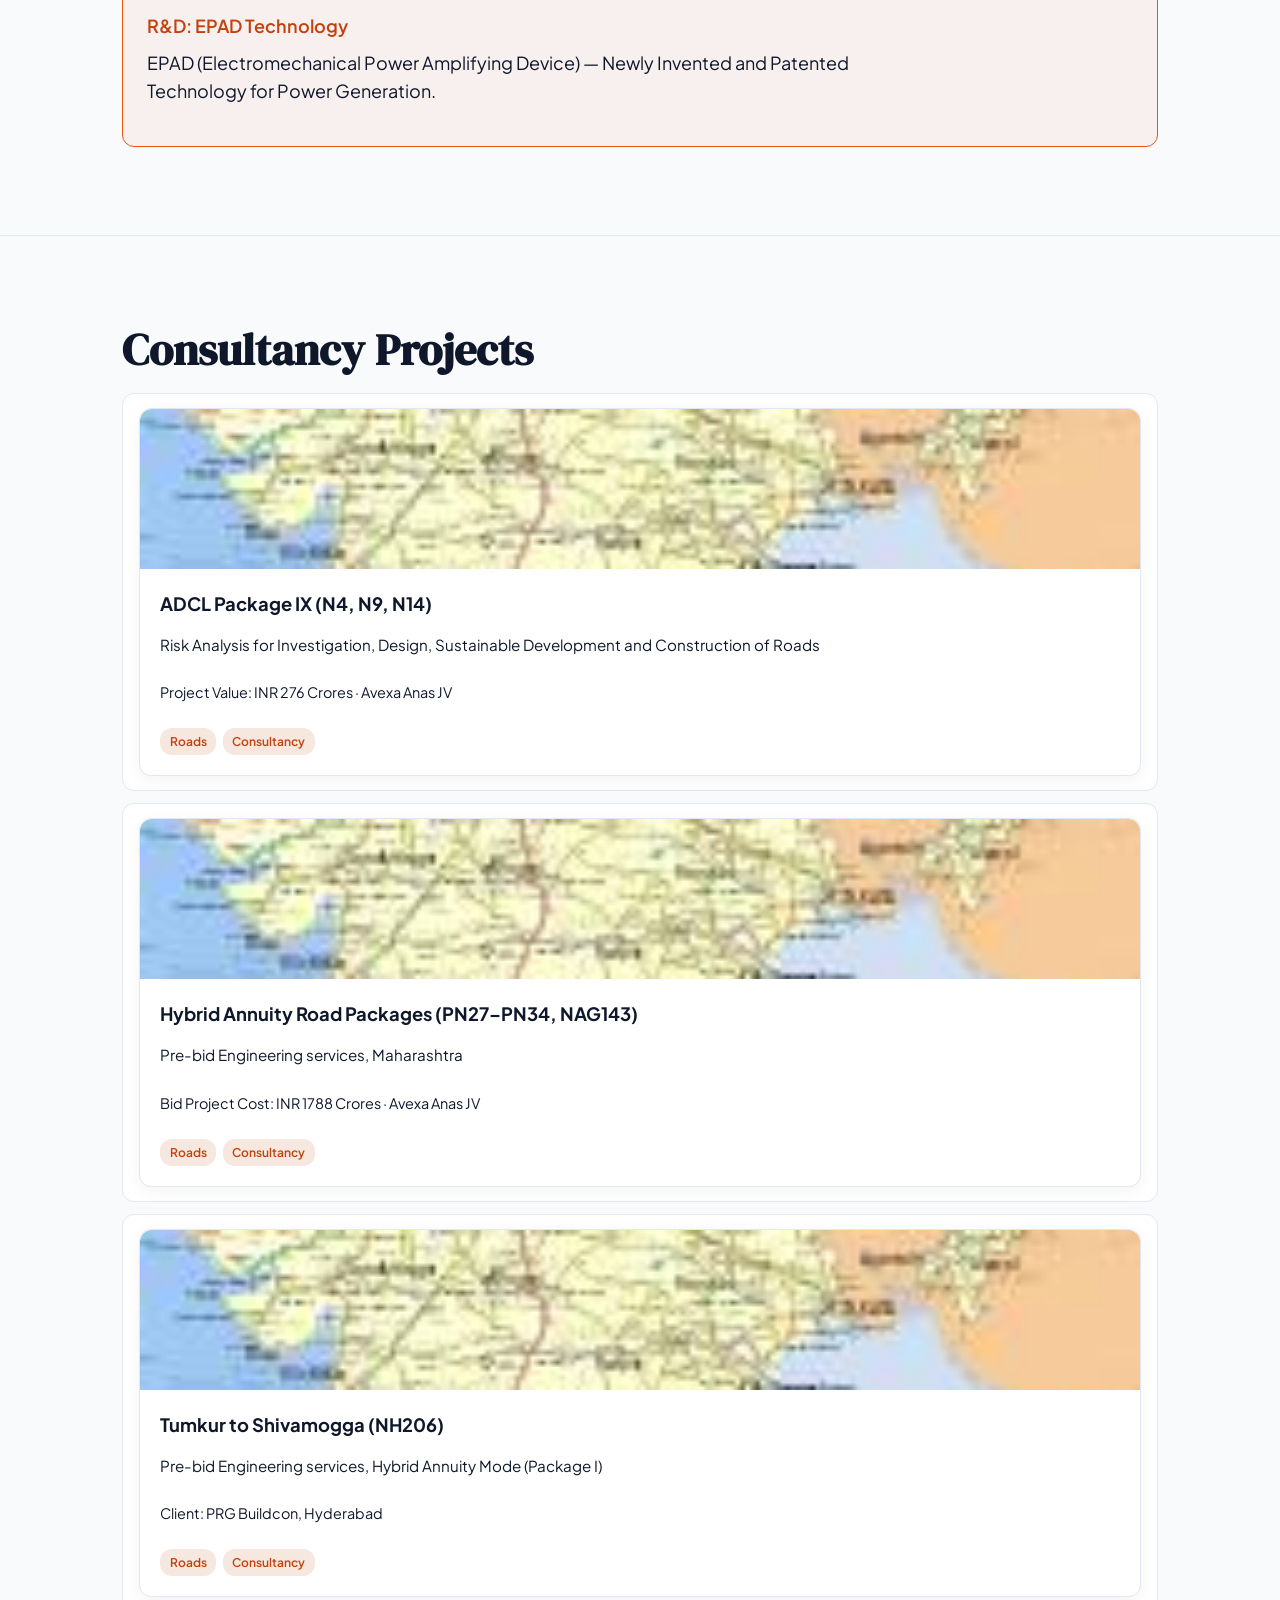
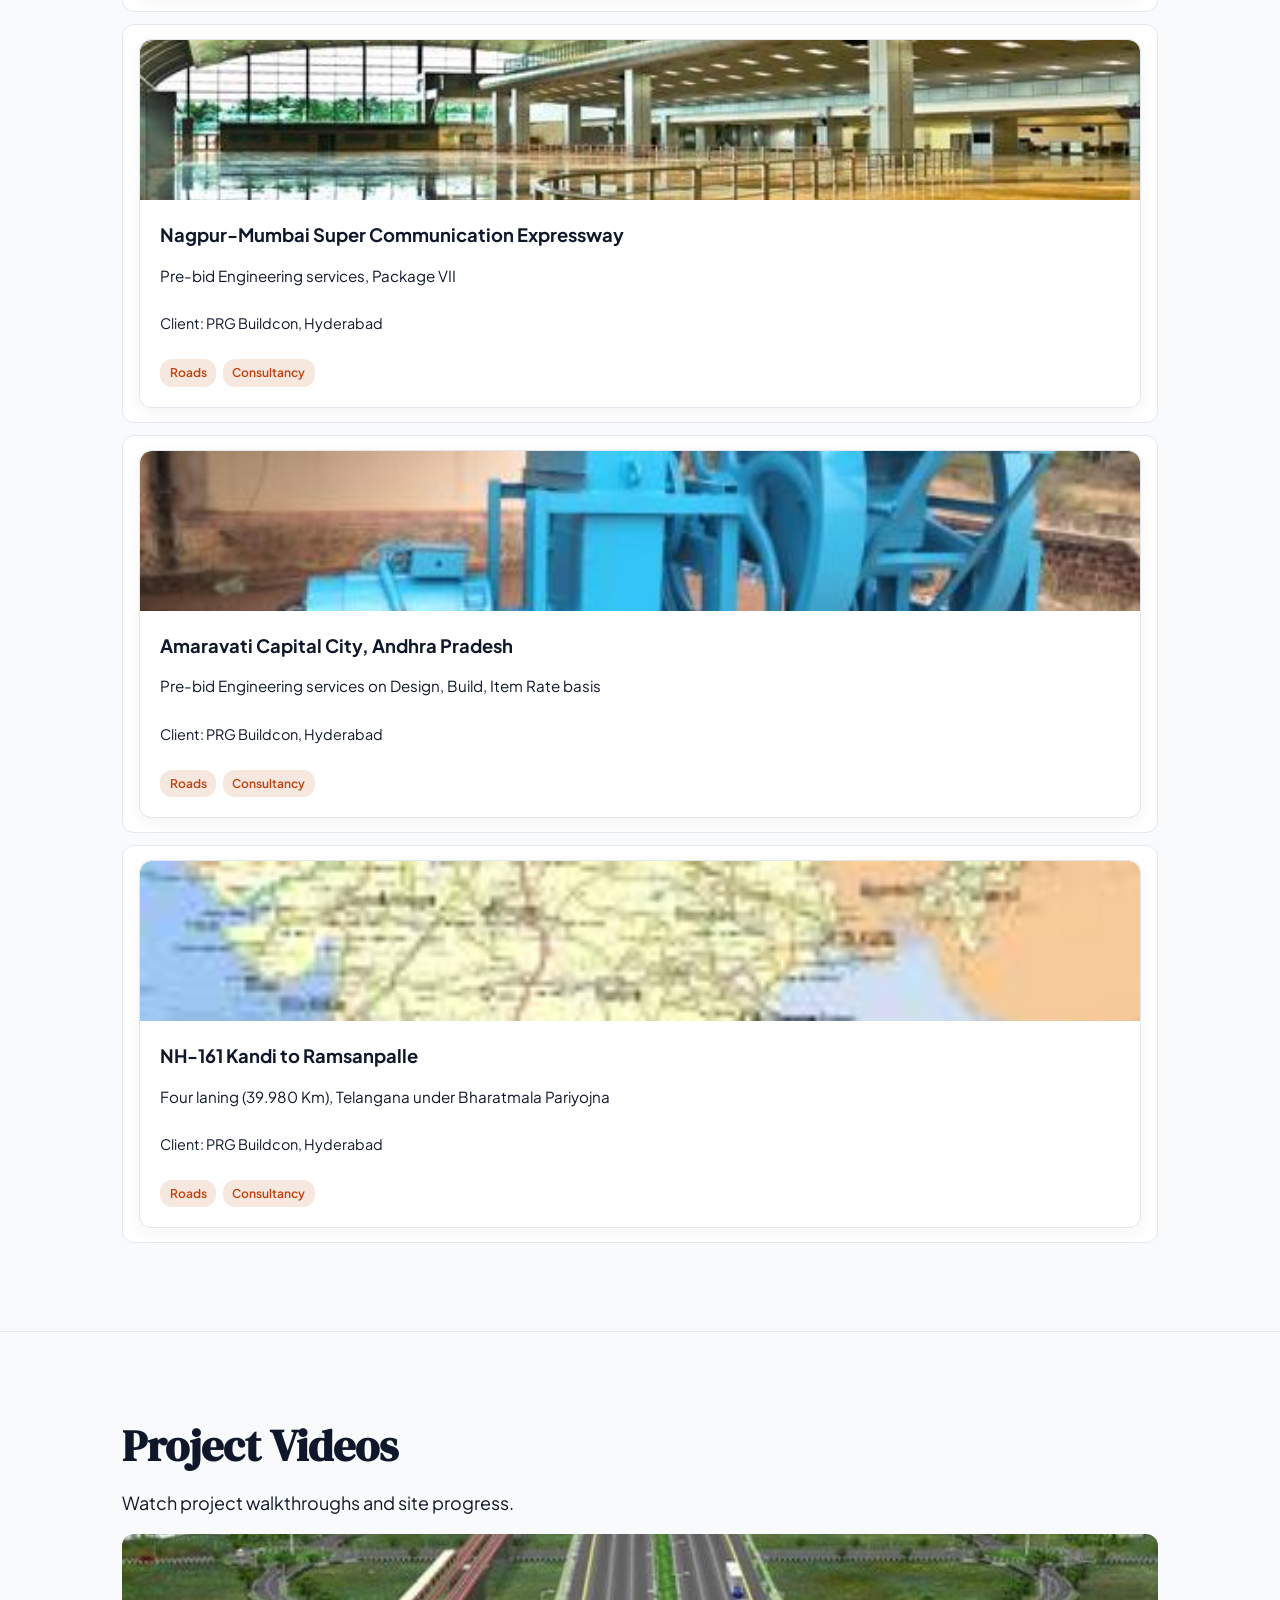
<file: old/projects.html>
<!DOCTYPE html>
<html lang="en" data-type="service" data-radius="soft" data-buttons="solid|tonal|block|arrow" data-motion>
<head>
  <meta charset="utf-8">
  <meta name="viewport" content="width=device-width, initial-scale=1">
  <meta name="theme-color" content="#ffffff">
  <meta name="page-type" content="service">
  <meta name="site-kind" content="other">
  <meta name="page-kind" content="projects">
  <meta name="description" content="TEM Associates — Track record of key mega projects, design & engineering works, construction & infrastructure, consultancy projects, and mobilization capacity.">
  <title>Projects — TEM Associates</title>
  <link rel="icon" href="TEM_PDF_Images/tem_logo.png" type="image/png">
  <link rel="stylesheet" href="css/main.css">
</head>
<body>
  <a class="skip-link" href="#main">Skip to main content</a>

  <header class="site-header">
    <div class="wrap">
      <div class="brand">
        <img src="TEM_PDF_Images/tem_logo.png" alt="TEM Associates logo" width="200" height="60" loading="eager" fetchpriority="high" class="brand-img">
        <span class="wordmark" translate="no">TEM Associates</span>
      </div>
      <button class="nav-toggle" aria-expanded="false" aria-controls="primary-menu" id="menu-button">Menu</button>
      <ul class="nav-list" id="primary-menu" hidden>
        <li><a href="index.html">Home</a></li>
        <li><a href="about.html">About</a></li>
        <li><a href="projects.html">Projects</a></li>
        <li><a href="services.html">Services</a></li>
        <li><a href="expertise.html">Expertise</a></li>
        <li><a href="sustainability.html">Sustainability</a></li>
        <li><a href="contact.html">Contact</a></li>
      </ul>
    </div>
  </header>

  <main id="main">
    <!-- SCREEN: HERO (page header) -->
    <section class="hero" id="hero" data-enter>
      <div class="wrap">
        <div class="hero-grid">
          <div class="hero-content">
            <span class="hero-kicker">Track Record</span>
            <h1>Key Mega Projects Managed</h1>
            <p class="hero-sub">24+ years of leadership across roads, bridges, railways, irrigation, buildings, energy &amp; waste management by Mr. P. Anantharaj — M.E (Transportation Engineering &amp; Management)</p>
            <button class="button button--primary hero-trigger" id="hero-trigger">Explore All Projects</button>
            <div class="hero-stats">
              <div class="stat"><strong>12+</strong><span>Mega Projects</span></div>
              <div class="stat"><strong>₹3,000+ Cr</strong><span>Project Value</span></div>
              <div class="stat"><strong>24+</strong><span>Years Experience</span></div>
              <div class="stat"><strong>33</strong><span>Engineering Staff</span></div>
            </div>
          </div>
          <div class="hero-visual">
            <img src="TEM_PDF_Images/project_highway_railway.jpeg" alt="Highway and railway infrastructure project" width="1200" height="800" loading="eager" fetchpriority="high">
          </div>
        </div>
      </div>
    </section>

    <!-- TRACK RECORD CHAPTER 1: MEGA PROJECTS -->
    <section class="section track-record" id="mega-projects">
      <div class="wrap">
        <div class="project-filters">
          <input type="text" id="project-search" placeholder="Search projects..." class="search-input">
          <div class="filter-chips">
            <button class="filter-chip active" data-filter="all">All</button>
            <button class="filter-chip" data-filter="roads">Roads</button>
            <button class="filter-chip" data-filter="railways">Railways</button>
            <button class="filter-chip" data-filter="airport">Airport</button>
            <button class="filter-chip" data-filter="irrigation">Irrigation</button>
            <button class="filter-chip" data-filter="buildings">Buildings</button>
            <button class="filter-chip" data-filter="energy">Energy</button>
          </div>
        </div>
        <h2>Key Mega Projects Managed</h2>
        <p class="track-intro">Track record of key mega projects managed under Mr. P. Anantharaj — M.E (Master in Transportation Engineering &amp; Management) — 24+ Years of Leadership Experience.</p>

        <ul class="project-list">
          <li data-tags="roads highway">
            <div class="project-card">
              <img src="TEM_PDF_Images/project_highway_railway.jpeg" alt="Hiriyur – Bellary Road Project" width="300" height="200" loading="lazy" class="project-image">
              <div class="project-info">
                <h3>Hiriyur – Bellary Road Project</h3>
                <p class="project-value">₹269 Cr</p>
                <p class="project-client">Client: L&amp;T</p>
                <span class="project-tags"><span class="tag">Roads</span><span class="tag">Highway</span></span>
              </div>
            </div>
          </li>
          <li>
            <div class="project-card">
              <img src="TEM_PDF_Images/project_highway_railway.jpeg" alt="Tumkur – Sira Road Project" width="300" height="200" loading="lazy" class="project-image">
              <div class="project-info">
                <h3>Tumkur – Sira Road Project</h3>
                <p class="project-value">₹153 Cr</p>
                <p class="project-client">Client: L&amp;T</p>
                <span class="project-tags"><span class="tag">Roads</span><span class="tag">Highway</span></span>
              </div>
            </div>
          </li>
          <li>
            <div class="project-card">
              <img src="TEM_PDF_Images/project_highway_railway.jpeg" alt="Chennai Bypass Project" width="300" height="200" loading="lazy" class="project-image">
              <div class="project-info">
                <h3>Chennai Bypass Project</h3>
                <p class="project-value">₹505 Cr</p>
                <p class="project-client">Client: HCC</p>
                <span class="project-tags"><span class="tag">Roads</span><span class="tag">Infrastructure</span></span>
              </div>
            </div>
          </li>
          <li>
            <div class="project-card">
              <img src="TEM_PDF_Images/modern_glass_building.jpeg" alt="Hotel &amp; Resort Abu Dhabi" width="300" height="200" loading="lazy" class="project-image">
              <div class="project-info">
                <h3>Hotel &amp; Resort, Abu Dhabi (UAE)</h3>
                <p class="project-value">AED 750M</p>
                <p class="project-client">Client: Shapoorji Pallonji</p>
                <span class="project-tags"><span class="tag">Buildings</span><span class="tag">International</span></span>
              </div>
            </div>
          </li>
          <li>
            <div class="project-card">
              <img src="TEM_PDF_Images/modern_glass_building.jpeg" alt="ASPOCOMP Factory Sriperumbudur" width="300" height="200" loading="lazy" class="project-image">
              <div class="project-info">
                <h3>ASPOCOMP Factory, Sriperumbudur</h3>
                <p class="project-value">₹50 Cr</p>
                <p class="project-client">Client: ETA</p>
                <span class="project-tags"><span class="tag">Buildings</span><span class="tag">Industrial</span></span>
              </div>
            </div>
          </li>
          <li>
            <div class="project-card">
              <img src="TEM_PDF_Images/project_highway_railway.jpeg" alt="Salem – Ulundurpet Highway Project" width="300" height="200" loading="lazy" class="project-image">
              <div class="project-info">
                <h3>Salem – Ulundurpet Highway Project</h3>
                <p class="project-value">₹430 Cr</p>
                <p class="project-client">Client: Maytas</p>
                <span class="project-tags"><span class="tag">Roads</span><span class="tag">Highway</span></span>
              </div>
            </div>
          </li>
          <li>
            <div class="project-card">
              <img src="TEM_PDF_Images/project_highway_railway.jpeg" alt="Moradabad – Bareilly Expressway" width="300" height="200" loading="lazy" class="project-image">
              <div class="project-info">
                <h3>Moradabad – Bareilly Expressway</h3>
                <p class="project-value">₹550 Cr</p>
                <p class="project-client">Client: Ramky</p>
                <span class="project-tags"><span class="tag">Roads</span><span class="tag">Expressway</span></span>
              </div>
            </div>
          </li>
          <li>
            <div class="project-card">
              <img src="TEM_PDF_Images/project_highway_railway.jpeg" alt="Dedicated Freight Corridor UP" width="300" height="200" loading="lazy" class="project-image">
              <div class="project-info">
                <h3>Dedicated Freight Corridor (UP)</h3>
                <p class="project-value">₹150 Cr</p>
                <p class="project-client">Client: RCM</p>
                <span class="project-tags"><span class="tag">Railways</span><span class="tag">DFC</span></span>
              </div>
            </div>
          </li>
          <li>
            <div class="project-card">
              <img src="TEM_PDF_Images/industrial_winch.jpeg" alt="Lift Irrigation KLIS10 &amp; MLIS" width="300" height="200" loading="lazy" class="project-image">
              <div class="project-info">
                <h3>Lift Irrigation Projects (KLIS10 &amp; MLIS)</h3>
                <p class="project-value">₹250 Cr</p>
                <p class="project-client">Client: NIPL RCMIL</p>
                <span class="project-tags"><span class="tag">Irrigation</span><span class="tag">Water</span></span>
              </div>
            </div>
          </li>
          <li>
            <div class="project-card">
              <img src="TEM_PDF_Images/india_highway_map.jpeg" alt="Vikravandi Sethiathoppu Road NH45 C" width="300" height="200" loading="lazy" class="project-image">
              <div class="project-info">
                <h3>Vikravandi Sethiathoppu Road (NH45 C)</h3>
                <p class="project-value">₹517 Cr</p>
                <p class="project-client">Client: TMPL</p>
                <span class="project-tags"><span class="tag">Roads</span><span class="tag">Highway</span></span>
              </div>
            </div>
          </li>
          <li>
            <div class="project-card">
              <img src="TEM_PDF_Images/solar_panel_field.jpeg" alt="Solapur – MH/KA Border NH9 4-Laning" width="300" height="200" loading="lazy" class="project-image">
              <div class="project-info">
                <h3>Solapur – MH/KA Border NH9 4-Laning</h3>
                <p class="project-value">₹119 Cr</p>
                <p class="project-client">Client: TMPL</p>
                <span class="project-tags"><span class="tag">Roads</span><span class="tag">Highway</span></span>
              </div>
            </div>
          </li>
        </ul>
      </div>
    </section>

    <!-- TRACK RECORD CHAPTER 2: DESIGN & ENGINEERING -->
    <section class="section track-record" id="design-engineering">
      <div class="wrap">
        <h2>Design &amp; Engineering Projects</h2>
        <ul class="project-list">
          <li>
            <div class="project-card">
              <img src="TEM_PDF_Images/modern_glass_building.jpeg" alt="SRM University Haryana" width="300" height="200" loading="lazy" class="project-image">
              <div class="project-info">
                <h3>SRM University, Haryana (Sonipat)</h3>
                <p>Design &amp; Detailed Engineering for internal road network</p>
                <p class="project-client">Client: Bhargav Associates, Chennai</p>
                <span class="project-tags"><span class="tag">Roads</span><span class="tag">Engineering</span></span>
              </div>
            </div>
          </li>
          <li>
            <div class="project-card">
              <img src="TEM_PDF_Images/modern_glass_building.jpeg" alt="VIMS Medical College VIZAG" width="300" height="200" loading="lazy" class="project-image">
              <div class="project-info">
                <h3>VIMS Medical College, VIZAG</h3>
                <p>Design and Detailed Engineering for road networks</p>
                <p class="project-client">Client: Bhargav Associates, Chennai</p>
                <span class="project-tags"><span class="tag">Buildings</span><span class="tag">Engineering</span></span>
              </div>
            </div>
          </li>
          <li>
            <div class="project-card">
              <img src="TEM_PDF_Images/india_highway_map.jpeg" alt="Vikkravandi to Vadalur Bypass NH45C" width="300" height="200" loading="lazy" class="project-image">
              <div class="project-info">
                <h3>Vikkravandi to Vadalur Bypass (NH45C)</h3>
                <p>Pre-engineering works for 4-Laning (0+000 to 54+560) in TN</p>
                <p class="project-client">Client: VGN Infra, Chennai</p>
                <span class="project-tags"><span class="tag">Roads</span><span class="tag">Engineering</span></span>
              </div>
            </div>
          </li>
          <li>
            <div class="project-card">
              <img src="TEM_PDF_Images/india_highway_map.jpeg" alt="Chennai Outer Ring Road" width="300" height="200" loading="lazy" class="project-image">
              <div class="project-info">
                <h3>Chennai Outer Ring Road</h3>
                <p>Pre-engineering works for 4-Laning in Tamil Nadu</p>
                <p class="project-client">Client: VGN Infra, Chennai</p>
                <span class="project-tags"><span class="tag">Roads</span><span class="tag">Engineering</span></span>
              </div>
            </div>
          </li>
          <li>
            <div class="project-card">
              <img src="TEM_PDF_Images/modern_glass_building.jpeg" alt="TEERTHA Integrated Township Trichy" width="300" height="200" loading="lazy" class="project-image">
              <div class="project-info">
                <h3>TEERTHA Integrated Township, Trichy</h3>
                <p>Design, Detailed Engineering, PMC &amp; Construction Contractor</p>
                <p class="project-client">Client: Trichy</p>
                <span class="project-tags"><span class="tag">Buildings</span><span class="tag">Engineering</span></span>
              </div>
            </div>
          </li>
          <li>
            <div class="project-card">
              <img src="TEM_PDF_Images/modern_glass_building.jpeg" alt="Ramco Cement Plant Trichy" width="300" height="200" loading="lazy" class="project-image">
              <div class="project-info">
                <h3>Ramco Cement Plant, Trichy</h3>
                <p>Design &amp; Detailed Engineering for internal roads</p>
                <p class="project-client">Client: Sree Infratech, Trichy</p>
                <span class="project-tags"><span class="tag">Buildings</span><span class="tag">Industrial</span></span>
              </div>
            </div>
          </li>
          <li>
            <div class="project-card">
              <img src="TEM_PDF_Images/india_highway_map.jpeg" alt="Srinagar to Banihal NH1A" width="300" height="200" loading="lazy" class="project-image">
              <div class="project-info">
                <h3>Srinagar to Banihal Stretch (NH1A)</h3>
                <p>Design and Detailed Engineering works</p>
                <p class="project-client">Client: RIL, Hyderabad</p>
                <span class="project-tags"><span class="tag">Roads</span><span class="tag">Engineering</span></span>
              </div>
            </div>
          </li>
          <li>
            <div class="project-card">
              <img src="TEM_PDF_Images/modern_glass_building.jpeg" alt="KBITS &amp; BMTC Bangalore" width="300" height="200" loading="lazy" class="project-image">
              <div class="project-info">
                <h3>KBITS &amp; BMTC Bangalore</h3>
                <p>Pre-Engineering works</p>
                <p class="project-client">Client: RIL, Hyderabad</p>
                <span class="project-tags"><span class="tag">Buildings</span><span class="tag">Engineering</span></span>
              </div>
            </div>
          </li>
        </ul>
      </div>
    </section>

    <!-- TRACK RECORD CHAPTER 3: CONSTRUCTION & INFRASTRUCTURE -->
    <section class="section track-record" id="construction-infrastructure">
      <div class="wrap">
        <h2>Construction &amp; Infrastructure Works</h2>
        <ul class="project-list">
          <li>
            <div class="project-card">
              <img src="TEM_PDF_Images/project_highway_railway.jpeg" alt="Sivagangai to Tirumayam Road" width="300" height="200" loading="lazy" class="project-image">
              <div class="project-info">
                <h3>Sivagangai to Tirumayam Road</h3>
                <p>Construction of Bridges and Culverts in Tamil Nadu</p>
                <p class="project-client">Client: DBL, Bhopal</p>
                <span class="project-tags"><span class="tag">Roads</span><span class="tag">Bridges</span></span>
              </div>
            </div>
          </li>
          <li>
            <div class="project-card">
              <img src="TEM_PDF_Images/india_highway_map.jpeg" alt="NH81 Missing Link Malda WB" width="300" height="200" loading="lazy" class="project-image">
              <div class="project-info">
                <h3>NH81 Missing Link (Malda, WB)</h3>
                <p>Construction &amp; Pre-Engineering of new road Km 46.550 to 59.697 EPC mode</p>
                <p class="project-client">Client: WB</p>
                <span class="project-tags"><span class="tag">Roads</span><span class="tag">Engineering</span></span>
              </div>
            </div>
          </li>
          <li>
            <div class="project-card">
              <img src="TEM_PDF_Images/project_highway_railway.jpeg" alt="Hospet to Chitradurga Road" width="300" height="200" loading="lazy" class="project-image">
              <div class="project-info">
                <h3>Hospet to Chitradurga Road</h3>
                <p>Hard Rock Excavation (3 Lakh cum) &amp; Embankment (4.5 Lakh cum)</p>
                <p class="project-client">Client: L&amp;T</p>
                <span class="project-tags"><span class="tag">Roads</span><span class="tag">Earthworks</span></span>
              </div>
            </div>
          </li>
          <li>
            <div class="project-card">
              <img src="TEM_PDF_Images/india_highway_map.jpeg" alt="Pagi to Vikarabad Road" width="300" height="200" loading="lazy" class="project-image">
              <div class="project-info">
                <h3>Pagi to Vikarabad Road Project</h3>
                <p>Widening &amp; Strengthening Double lane to four lane, Telangana (18.025 km)</p>
                <p class="project-client">Client: Telangana</p>
                <span class="project-tags"><span class="tag">Roads</span><span class="tag">Highway</span></span>
              </div>
            </div>
          </li>
          <li>
            <div class="project-card">
              <img src="TEM_PDF_Images/industrial_winch.jpeg" alt="Kaleshwaram Lift Irrigation Package 8" width="300" height="200" loading="lazy" class="project-image">
              <div class="project-info">
                <h3>Kaleshwaram Lift Irrigation (Package 8)</h3>
                <p>Gravity canal excavation 10.5 Lakh cum incl. 1.1 Lakh cum hard rock</p>
                <p class="project-client">Client: MEIL, ₹9.9 Cr</p>
                <span class="project-tags"><span class="tag">Irrigation</span><span class="tag">Water</span></span>
              </div>
            </div>
          </li>
          <li>
            <div class="project-card">
              <img src="TEM_PDF_Images/project_highway_railway.jpeg" alt="Hospet Chitradurga Highway" width="300" height="200" loading="lazy" class="project-image">
              <div class="project-info">
                <h3>Hospet Chitradurga Highway</h3>
                <p>Controlled blasting for hard rock excavation</p>
                <p class="project-client">Client: L&amp;T, Karnataka</p>
                <span class="project-tags"><span class="tag">Roads</span><span class="tag">Earthworks</span></span>
              </div>
            </div>
          </li>
          <li>
            <div class="project-card">
              <img src="TEM_PDF_Images/solar_panel_field.jpeg" alt="Integrated MSW Plant" width="300" height="200" loading="lazy" class="project-image">
              <div class="project-info">
                <h3>Integrated Municipal Solid Waste (MSW) Plant</h3>
                <p>Fabrication &amp; Erection of Pyrolysis Processing Plant (50 TPD Capacity)</p>
                <p class="project-client">Client: Thane</p>
                <span class="project-tags"><span class="tag">Energy</span><span class="tag">Waste</span></span>
              </div>
            </div>
          </li>
          <li>
            <div class="project-card">
              <img src="TEM_PDF_Images/solar_panel_field.jpeg" alt="Global Solar Power Plants SAMWHAN TEM JV" width="300" height="200" loading="lazy" class="project-image">
              <div class="project-info">
                <h3>Global Solar Power Plants</h3>
                <p>Turnkey execution and civil/structural engineering</p>
                <p class="project-client">Client: SAMWHAN TEM JV</p>
                <span class="project-tags"><span class="tag">Energy</span><span class="tag">Solar</span></span>
              </div>
            </div>
          </li>
        </ul>

        <div class="epad-callout">
          <h3>R&amp;D: EPAD Technology</h3>
          <p>EPAD (Electromechanical Power Amplifying Device) — Newly Invented and Patented Technology for Power Generation.</p>
        </div>
      </div>
    </section>

    <!-- TRACK RECORD CHAPTER 4: CONSULTANCY -->
    <section class="section track-record" id="consultancy-projects">
      <div class="wrap">
        <h2>Consultancy Projects</h2>
        <ul class="project-list consult-list">
          <li>
            <div class="project-card">
              <img src="TEM_PDF_Images/india_highway_map.jpeg" alt="ADCL Package IX NH-4 N-9 N-14" width="300" height="200" loading="lazy" class="project-image">
              <div class="project-info">
                <h3>ADCL Package IX (N4, N9, N14)</h3>
                <p>Risk Analysis for Investigation, Design, Sustainable Development and Construction of Roads</p>
                <p class="project-client">Project Value: INR 276 Crores · Avexa Anas JV</p>
                <span class="project-tags"><span class="tag">Roads</span><span class="tag">Consultancy</span></span>
              </div>
            </div>
          </li>
          <li>
            <div class="project-card">
              <img src="TEM_PDF_Images/india_highway_map.jpeg" alt="Hybrid Annuity Road Packages Maharashtra" width="300" height="200" loading="lazy" class="project-image">
              <div class="project-info">
                <h3>Hybrid Annuity Road Packages (PN27–PN34, NAG143)</h3>
                <p>Pre-bid Engineering services, Maharashtra</p>
                <p class="project-client">Bid Project Cost: INR 1788 Crores · Avexa Anas JV</p>
                <span class="project-tags"><span class="tag">Roads</span><span class="tag">Consultancy</span></span>
              </div>
            </div>
          </li>
          <li>
            <div class="project-card">
              <img src="TEM_PDF_Images/india_highway_map.jpeg" alt="Tumkur to Shivamogga NH206 Karnataka" width="300" height="200" loading="lazy" class="project-image">
              <div class="project-info">
                <h3>Tumkur to Shivamogga (NH206)</h3>
                <p>Pre-bid Engineering services, Hybrid Annuity Mode (Package I)</p>
                <p class="project-client">Client: PRG Buildcon, Hyderabad</p>
                <span class="project-tags"><span class="tag">Roads</span><span class="tag">Consultancy</span></span>
              </div>
            </div>
          </li>
          <li>
            <div class="project-card">
              <img src="TEM_PDF_Images/solar_panel_field.jpeg" alt="Nagpur-Mumbai Super Communication Expressway" width="300" height="200" loading="lazy" class="project-image">
              <div class="project-info">
                <h3>Nagpur-Mumbai Super Communication Expressway</h3>
                <p>Pre-bid Engineering services, Package VII</p>
                <p class="project-client">Client: PRG Buildcon, Hyderabad</p>
                <span class="project-tags"><span class="tag">Roads</span><span class="tag">Consultancy</span></span>
              </div>
            </div>
          </li>
          <li>
            <div class="project-card">
              <img src="TEM_PDF_Images/modern_glass_building.jpeg" alt="Amaravati Capital City Andhra Pradesh" width="300" height="200" loading="lazy" class="project-image">
              <div class="project-info">
                <h3>Amaravati Capital City, Andhra Pradesh</h3>
                <p>Pre-bid Engineering services on Design, Build, Item Rate basis</p>
                <p class="project-client">Client: PRG Buildcon, Hyderabad</p>
                <span class="project-tags"><span class="tag">Roads</span><span class="tag">Consultancy</span></span>
              </div>
            </div>
          </li>
          <li>
            <div class="project-card">
              <img src="TEM_PDF_Images/india_highway_map.jpeg" alt="NH-161 Kandi to Ramsanpalle Telangana" width="300" height="200" loading="lazy" class="project-image">
              <div class="project-info">
                <h3>NH-161 Kandi to Ramsanpalle</h3>
                <p>Four laning (39.980 Km), Telangana under Bharatmala Pariyojna</p>
                <p class="project-client">Client: PRG Buildcon, Hyderabad</p>
                <span class="project-tags"><span class="tag">Roads</span><span class="tag">Consultancy</span></span>
              </div>
            </div>
          </li>
        </ul>
      </div>
    </section>

    <!-- VIDEO GALLERY -->
    <section class="section">
      <div class="wrap">
        <h2>Project Videos</h2>
        <p>Watch project walkthroughs and site progress.</p>
        <div class="video-grid">
          <div class="video-item">
            <img src="TEM_PDF_Images/project_highway_railway.jpeg" alt="Chennai Bypass Project video" width="400" height="250" loading="lazy" class="video-thumb">
            <div class="video-play-overlay">▶</div>
            <p class="video-title">Chennai Bypass Project — Site Walkthrough</p>
          </div>
          <div class="video-item">
            <img src="TEM_PDF_Images/india_highway_map.jpeg" alt="Salem Highway video" width="400" height="250" loading="lazy" class="video-thumb">
            <div class="video-play-overlay">▶</div>
            <p class="video-title">Salem Highway — Milestone Completion</p>
          </div>
          <div class="video-item">
            <img src="TEM_PDF_Images/project_highway_railway.jpeg" alt="Moradabad Expressway video" width="400" height="250" loading="lazy" class="video-thumb">
            <div class="video-play-overlay">▶</div>
            <p class="video-title">Moradabad – Bareilly Expressway</p>
          </div>
        </div>
      </div>
    </section>

    <!-- MOBILIZATION -->
    <section class="section" id="mobilization">
      <div class="wrap">
        <h2>Mobilization Capacity</h2>
        <p>All plant and heavy machinery are owned/hired and ready for immediate deployment across project sites nationwide.</p>
        <div class="mobilization-stats">
          <div class="stat-card big"><strong>120</strong><span>Skilled &amp; Unskilled Labour Workforce</span></div>
        </div>
        <table class="equipment-table">
          <caption>Plant &amp; Machinery Fleet</caption>
          <thead>
            <tr><th>#</th><th>Equipment Description</th><th>Available Fleet</th><th>Unit</th></tr>
          </thead>
          <tbody>
            <tr><td>1</td><td>Hydraulic Excavator (EX 200)</td><td>4</td><td>Nos</td></tr>
            <tr><td>2</td><td>Hydraulic Excavator (PC 300)</td><td>2</td><td>Nos</td></tr>
            <tr><td>3</td><td>Hydraulic Excavator (Kobelco 350)</td><td>1</td><td>Nos</td></tr>
            <tr><td>4</td><td>Dumpers (10 Tyre Heavy Fleet)</td><td>24</td><td>Nos</td></tr>
            <tr><td>5</td><td>Motor Grader (9m Width)</td><td>2</td><td>Nos</td></tr>
            <tr><td>6</td><td>Vibratory Roller (10 Tonne)</td><td>3</td><td>Nos</td></tr>
            <tr><td>7</td><td>Sensor Paver (9m Width)</td><td>1</td><td>Nos</td></tr>
            <tr><td>8</td><td>Tandem Roller (10 Tonne)</td><td>2</td><td>Nos</td></tr>
            <tr><td>9</td><td>Shuttering Plates (1x1 &amp; 1.2x1.2 Size)</td><td>2300</td><td>Sqm</td></tr>
            <tr><td>10</td><td>Hydra Mobile Crane (12 Tonne)</td><td>1</td><td>Nos</td></tr>
            <tr><td>11</td><td>Crawler Mounted Drilling Rig</td><td>1</td><td>Nos</td></tr>
            <tr><td>12</td><td>Rotary Piling Rig (Tripod &amp; Winch)</td><td>3</td><td>Nos</td></tr>
            <tr><td>13</td><td>Four Wheelers</td><td>9</td><td>Nos</td></tr>
            <tr><td>14</td><td>Total Station</td><td>1</td><td>Nos</td></tr>
          </tbody>
        </table>
      </div>
    </section>
  </main>

  <footer class="site-footer">
    <div class="wrap">
      <div class="footer-grid">
        <div class="footer-brand">
          <img src="TEM_PDF_Images/tem_logo.png" alt="TEM Associates logo" width="150" height="45">
          <p>TEM Associates Projects India Pvt Ltd</p>
        </div>
        <nav class="footer-nav">
          <a href="index.html">Home</a>
          <a href="about.html">About</a>
          <a href="projects.html">Projects</a>
          <a href="services.html">Services</a>
          <a href="expertise.html">Expertise</a>
          <a href="sustainability.html">Sustainability</a>
          <a href="contact.html">Contact</a>
        </nav>
        <div class="footer-contact">
          <p>Registered Office: Sriram Complex, Gandhipuram, Coimbatore - 641012, Tamil Nadu, India</p>
          <p>Branch Office: Mankundampatti, Sivakasi - 626128, Tamilnadu, India</p>
          <p>Phone: +91 8220075006</p>
          <p>Email: temprojects2011@gmail.com</p>
        </div>
      </div>
      <p class="footer-copy">&copy; 2026 TEM Associates. All rights reserved.</p>
    </div>
  </footer>

  <script src="js/main.js"></script>
</body>
</html>
</file>
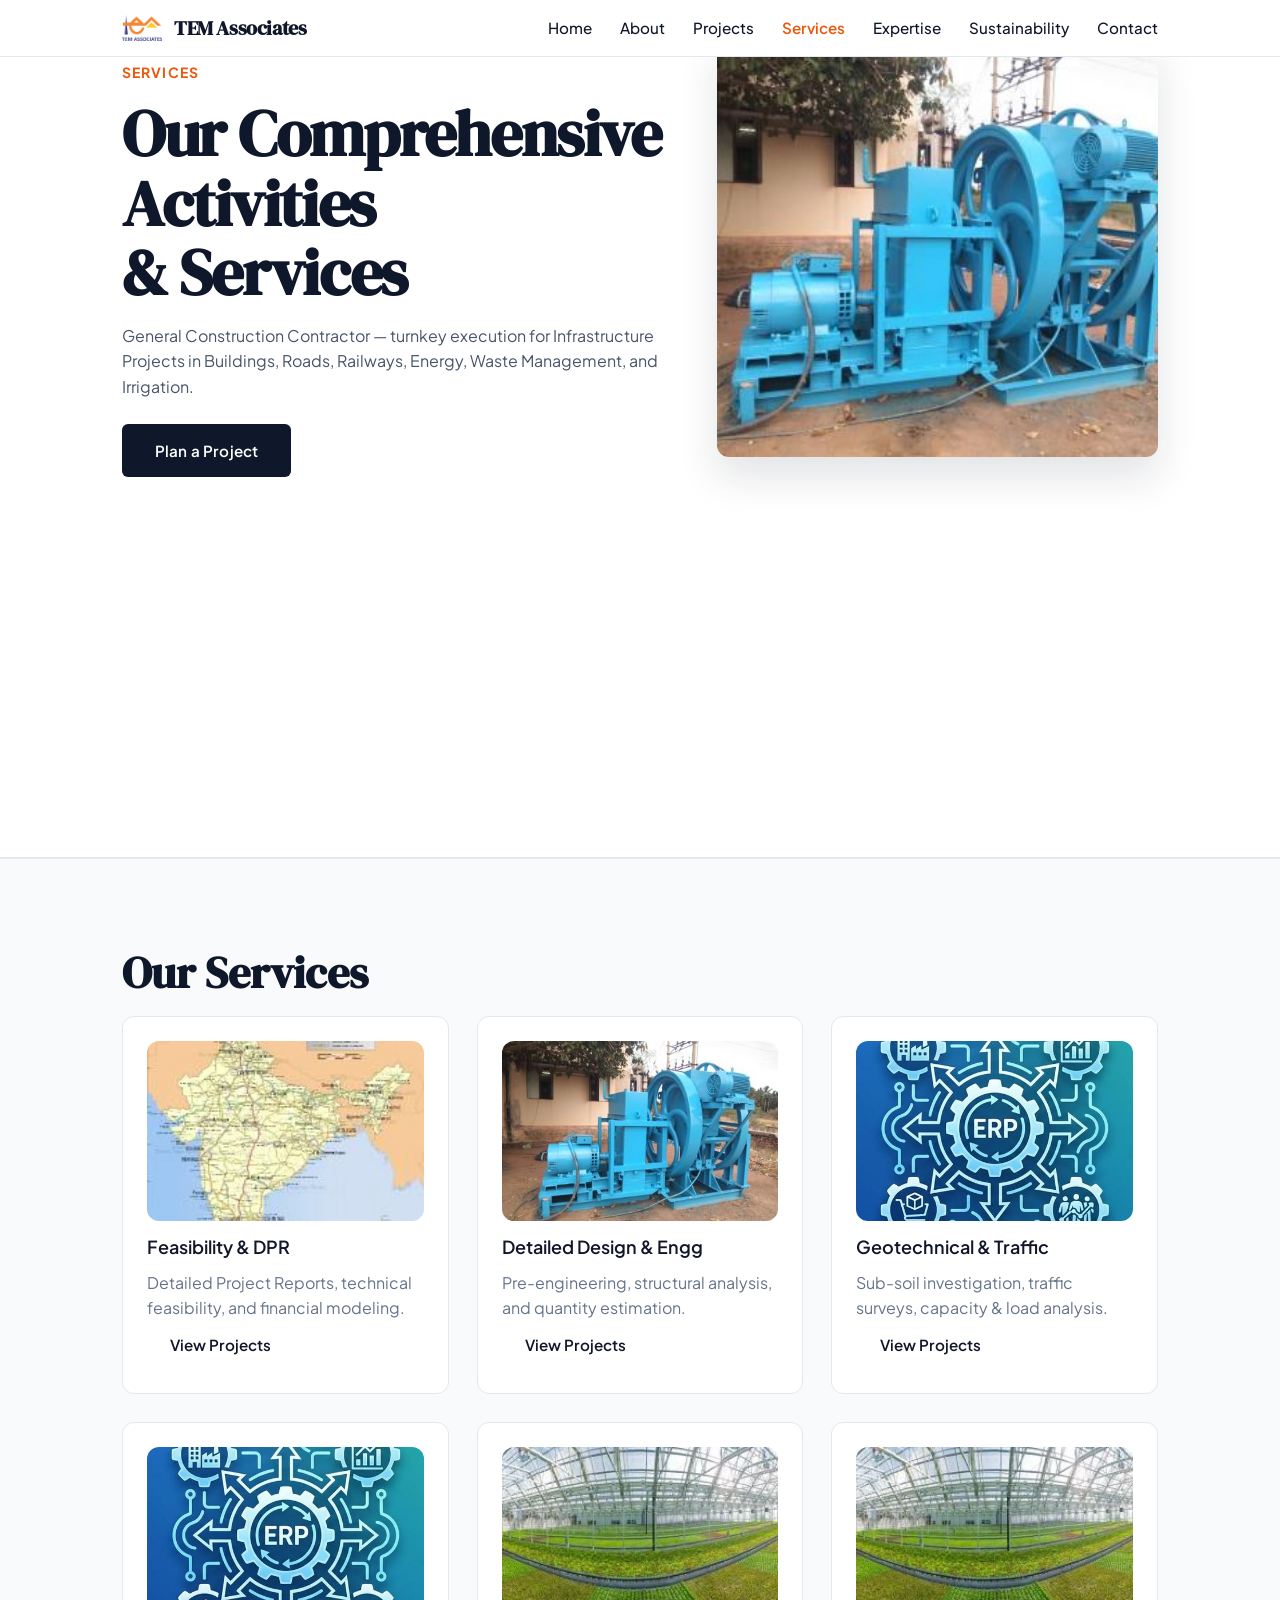
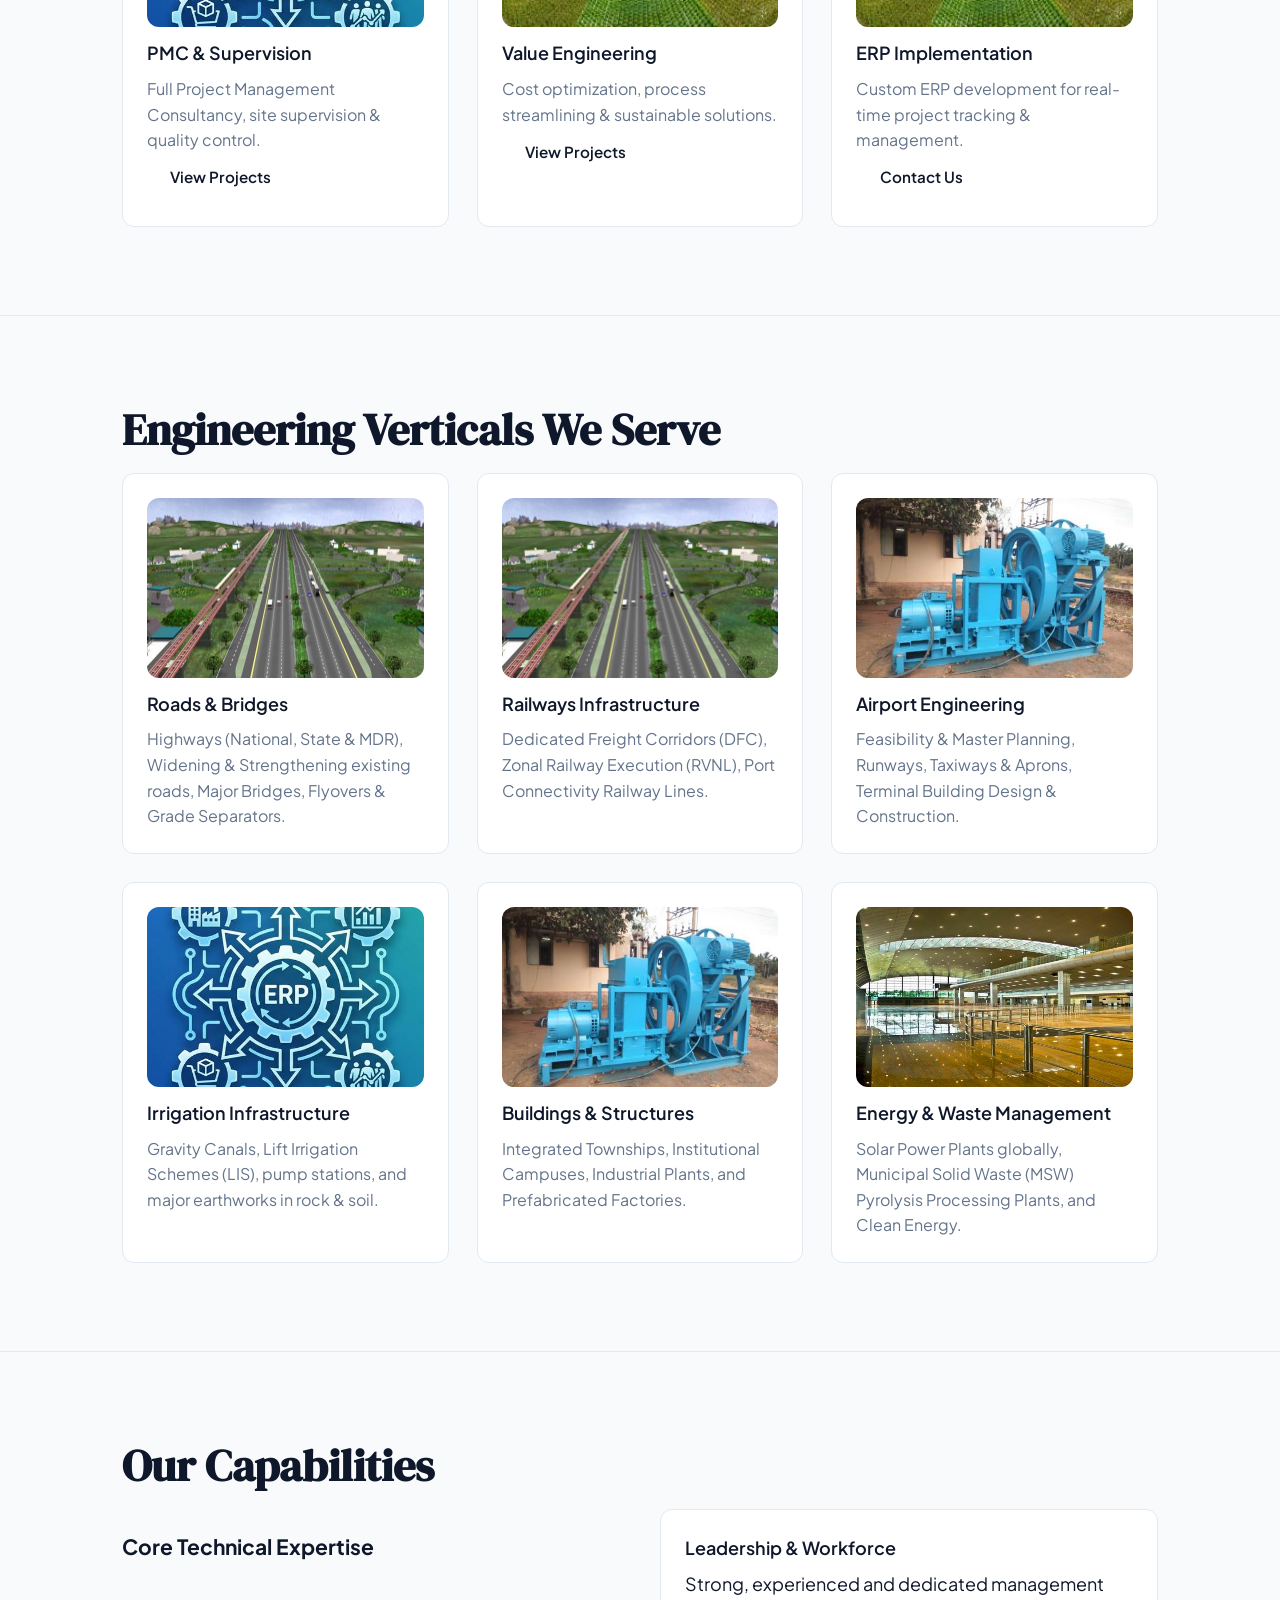
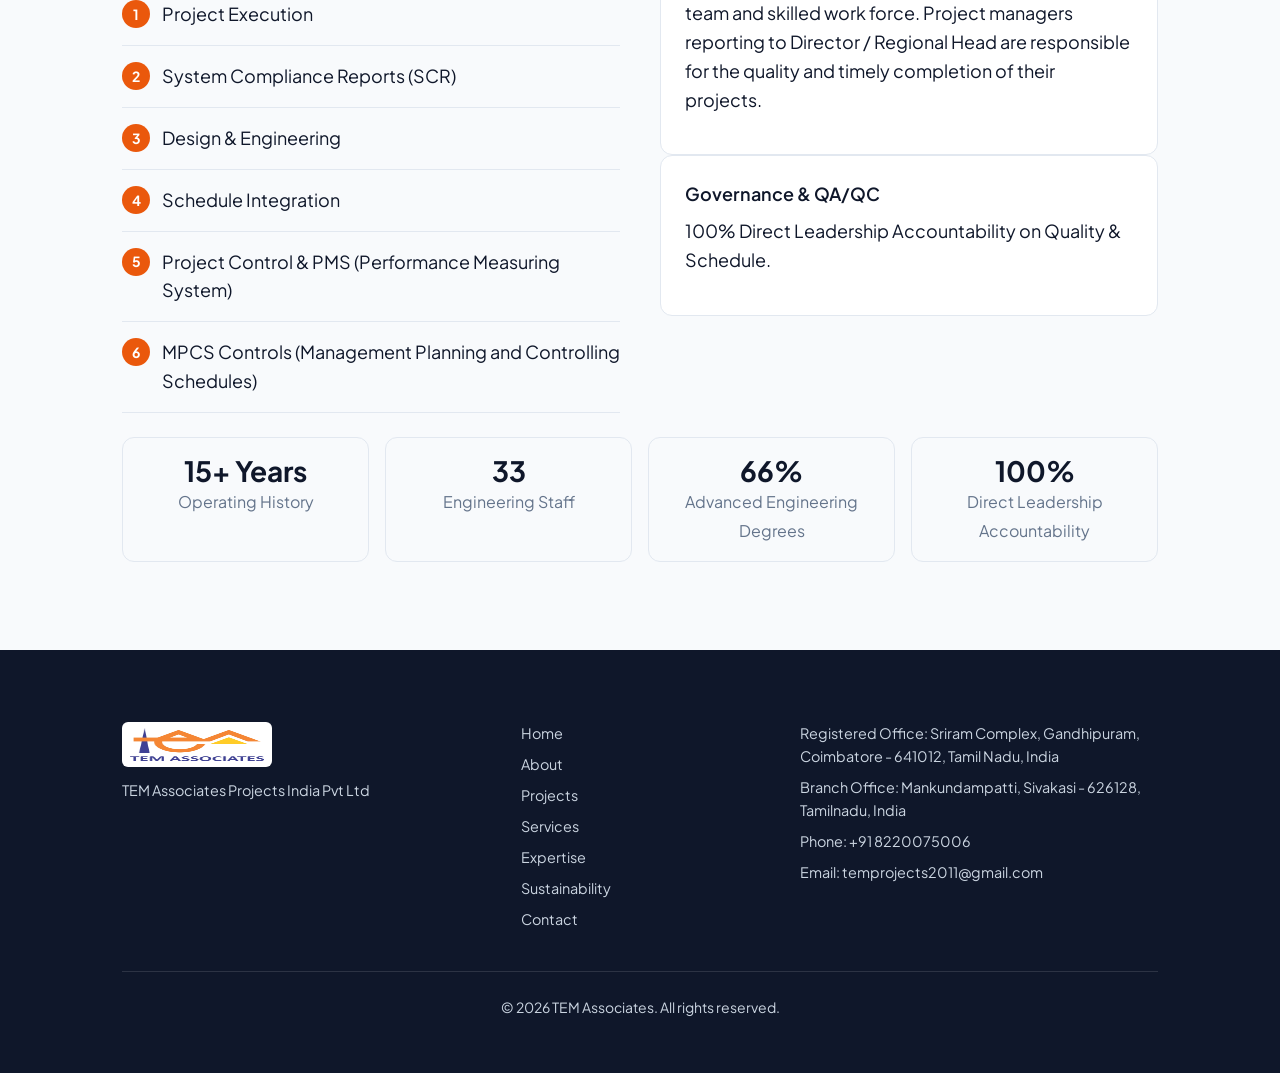
<file: old/services.html>
<!DOCTYPE html>
<html lang="en" data-type="service" data-radius="soft" data-buttons="solid|tonal|block|arrow" data-motion>
<head>
  <meta charset="utf-8">
  <meta name="viewport" content="width=device-width, initial-scale=1">
  <meta name="theme-color" content="#ffffff">
  <meta name="page-type" content="service">
  <meta name="site-kind" content="other">
  <meta name="page-kind" content="services">
  <meta name="description" content="TEM Associates — Design/Development/Construction (EPC) and Project Management Consultancy services. Engineering verticals and core technical capabilities.">
  <title>Services — TEM Associates</title>
  <link rel="icon" href="TEM_PDF_Images/tem_logo.png" type="image/png">
  <link rel="stylesheet" href="css/main.css">
</head>
<body>
  <a class="skip-link" href="#main">Skip to main content</a>

  <header class="site-header">
    <div class="wrap">
      <div class="brand">
        <img src="TEM_PDF_Images/tem_logo.png" alt="TEM Associates logo" width="200" height="60" loading="eager" fetchpriority="high" class="brand-img">
        <span class="wordmark" translate="no">TEM Associates</span>
      </div>
      <button class="nav-toggle" aria-expanded="false" aria-controls="primary-menu" id="menu-button">Menu</button>
      <ul class="nav-list" id="primary-menu" hidden>
        <li><a href="index.html">Home</a></li>
        <li><a href="about.html">About</a></li>
        <li><a href="projects.html">Projects</a></li>
        <li><a href="services.html">Services</a></li>
        <li><a href="expertise.html">Expertise</a></li>
        <li><a href="sustainability.html">Sustainability</a></li>
        <li><a href="contact.html">Contact</a></li>
      </ul>
    </div>
  </header>

  <main id="main">
    <!-- HERO -->
    <section class="hero" id="hero" data-enter>
      <div class="wrap">
        <div class="hero-grid">
          <div class="hero-content">
            <span class="hero-kicker">Services</span>
            <h1>Our Comprehensive Activities &amp; Services</h1>
            <p class="hero-sub">General Construction Contractor — turnkey execution for Infrastructure Projects in Buildings, Roads, Railways, Energy, Waste Management, and Irrigation.</p>
            <button class="button button--primary hero-trigger" id="hero-trigger">Plan a Project</button>
          </div>
          <div class="hero-visual">
            <img src="TEM_PDF_Images/modern_glass_building.jpeg" alt="Construction site and infrastructure project" width="1200" height="800" loading="eager" fetchpriority="high">
          </div>
        </div>
      </div>
    </section>

    <!-- SERVICES -->
    <section class="section" id="services">
      <div class="wrap">
        <h2>Our Services</h2>
        <ul class="capability-grid">
          <li>
            <img src="TEM_PDF_Images/india_highway_map.jpeg" alt="Feasibility &amp; DPR study" width="300" height="200" loading="lazy" class="card-image">
            <h3>Feasibility &amp; DPR</h3>
            <p>Detailed Project Reports, technical feasibility, and financial modeling.</p>
            <a href="projects.html#track-record" class="button button--small">View Projects</a>
          </li>
          <li>
            <img src="TEM_PDF_Images/modern_glass_building.jpeg" alt="Detailed Design &amp; Engineering" width="300" height="200" loading="lazy" class="card-image">
            <h3>Detailed Design &amp; Engg</h3>
            <p>Pre-engineering, structural analysis, and quantity estimation.</p>
            <a href="projects.html#design-engineering" class="button button--small">View Projects</a>
          </li>
          <li>
            <img src="TEM_PDF_Images/industrial_winch.jpeg" alt="Geotechnical &amp; Traffic investigation" width="300" height="200" loading="lazy" class="card-image">
            <h3>Geotechnical &amp; Traffic</h3>
            <p>Sub-soil investigation, traffic surveys, capacity &amp; load analysis.</p>
            <a href="projects.html#construction-infrastructure" class="button button--small">View Projects</a>
          </li>
          <li>
            <img src="TEM_PDF_Images/industrial_winch.jpeg" alt="PMC &amp; Supervision site" width="300" height="200" loading="lazy" class="card-image">
            <h3>PMC &amp; Supervision</h3>
            <p>Full Project Management Consultancy, site supervision &amp; quality control.</p>
            <a href="projects.html#consultancy-projects" class="button button--small">View Projects</a>
          </li>
          <li>
            <img src="TEM_PDF_Images/erp_diagram.jpeg" alt="Value engineering project" width="300" height="200" loading="lazy" class="card-image">
            <h3>Value Engineering</h3>
            <p>Cost optimization, process streamlining &amp; sustainable solutions.</p>
            <a href="projects.html#mega-projects" class="button button--small">View Projects</a>
          </li>
          <li>
            <img src="TEM_PDF_Images/erp_diagram.jpeg" alt="ERP system diagram" width="300" height="200" loading="lazy" class="card-image">
            <h3>ERP Implementation</h3>
            <p>Custom ERP development for real-time project tracking &amp; management.</p>
            <a href="contact.html" class="button button--small">Contact Us</a>
          </li>
        </ul>
      </div>
    </section>

    <!-- VERTICALS -->
    <section class="section" id="verticals">
      <div class="wrap">
        <h2>Engineering Verticals We Serve</h2>
        <ul class="vertical-grid">
          <li>
            <img src="TEM_PDF_Images/project_highway_railway.jpeg" alt="Roads &amp; Bridges project" width="300" height="200" loading="lazy" class="card-image">
            <h3>Roads &amp; Bridges</h3>
            <p>Highways (National, State &amp; MDR), Widening &amp; Strengthening existing roads, Major Bridges, Flyovers &amp; Grade Separators.</p>
          </li>
          <li>
            <img src="TEM_PDF_Images/project_highway_railway.jpeg" alt="Railways infrastructure" width="300" height="200" loading="lazy" class="card-image">
            <h3>Railways Infrastructure</h3>
            <p>Dedicated Freight Corridors (DFC), Zonal Railway Execution (RVNL), Port Connectivity Railway Lines.</p>
          </li>
          <li>
            <img src="TEM_PDF_Images/modern_glass_building.jpeg" alt="Airport terminal" width="300" height="200" loading="lazy" class="card-image">
            <h3>Airport Engineering</h3>
            <p>Feasibility &amp; Master Planning, Runways, Taxiways &amp; Aprons, Terminal Building Design &amp; Construction.</p>
          </li>
          <li>
            <img src="TEM_PDF_Images/industrial_winch.jpeg" alt="Irrigation infrastructure" width="300" height="200" loading="lazy" class="card-image">
            <h3>Irrigation Infrastructure</h3>
            <p>Gravity Canals, Lift Irrigation Schemes (LIS), pump stations, and major earthworks in rock &amp; soil.</p>
          </li>
          <li>
            <img src="TEM_PDF_Images/modern_glass_building.jpeg" alt="Buildings &amp; structures" width="300" height="200" loading="lazy" class="card-image">
            <h3>Buildings &amp; Structures</h3>
            <p>Integrated Townships, Institutional Campuses, Industrial Plants, and Prefabricated Factories.</p>
          </li>
          <li>
            <img src="TEM_PDF_Images/solar_panel_field.jpeg" alt="Energy &amp; waste management" width="300" height="200" loading="lazy" class="card-image">
            <h3>Energy &amp; Waste Management</h3>
            <p>Solar Power Plants globally, Municipal Solid Waste (MSW) Pyrolysis Processing Plants, and Clean Energy.</p>
          </li>
        </ul>
      </div>
    </section>

    <!-- CAPABILITIES -->
    <section class="section" id="capabilities">
      <div class="wrap">
        <h2>Our Capabilities</h2>
        <div class="capabilities-two-col">
          <div class="expertise-list">
            <h3>Core Technical Expertise</h3>
            <ol class="stage-list">
              <li>Project Execution</li>
              <li>System Compliance Reports (SCR)</li>
              <li>Design &amp; Engineering</li>
              <li>Schedule Integration</li>
              <li>Project Control &amp; PMS (Performance Measuring System)</li>
              <li>MPCS Controls (Management Planning and Controlling Schedules)</li>
            </ol>
          </div>
          <div class="strengths">
            <div class="strength-card">
              <h3>Leadership &amp; Workforce</h3>
              <p>Strong, experienced and dedicated management team and skilled work force. Project managers reporting to Director / Regional Head are responsible for the quality and timely completion of their projects.</p>
            </div>
            <div class="strength-card">
              <h3>Governance &amp; QA/QC</h3>
              <p>100% Direct Leadership Accountability on Quality &amp; Schedule.</p>
            </div>
          </div>
        </div>
        <div class="stats-row">
          <div class="stat-card"><strong>15+ Years</strong><span>Operating History</span></div>
          <div class="stat-card"><strong>33</strong><span>Engineering Staff</span></div>
          <div class="stat-card"><strong>66%</strong><span>Advanced Engineering Degrees</span></div>
          <div class="stat-card"><strong>100%</strong><span>Direct Leadership Accountability</span></div>
        </div>
      </div>
    </section>
  </main>

  <footer class="site-footer">
    <div class="wrap">
      <div class="footer-grid">
        <div class="footer-brand">
          <img src="TEM_PDF_Images/tem_logo.png" alt="TEM Associates logo" width="150" height="45">
          <p>TEM Associates Projects India Pvt Ltd</p>
        </div>
        <nav class="footer-nav">
          <a href="index.html">Home</a>
          <a href="about.html">About</a>
          <a href="projects.html">Projects</a>
          <a href="services.html">Services</a>
          <a href="expertise.html">Expertise</a>
          <a href="sustainability.html">Sustainability</a>
          <a href="contact.html">Contact</a>
        </nav>
        <div class="footer-contact">
          <p>Registered Office: Sriram Complex, Gandhipuram, Coimbatore - 641012, Tamil Nadu, India</p>
          <p>Branch Office: Mankundampatti, Sivakasi - 626128, Tamilnadu, India</p>
          <p>Phone: +91 8220075006</p>
          <p>Email: temprojects2011@gmail.com</p>
        </div>
      </div>
      <p class="footer-copy">&copy; 2026 TEM Associates. All rights reserved.</p>
    </div>
  </footer>

  <script src="js/main.js"></script>
</body>
</html>
</file>
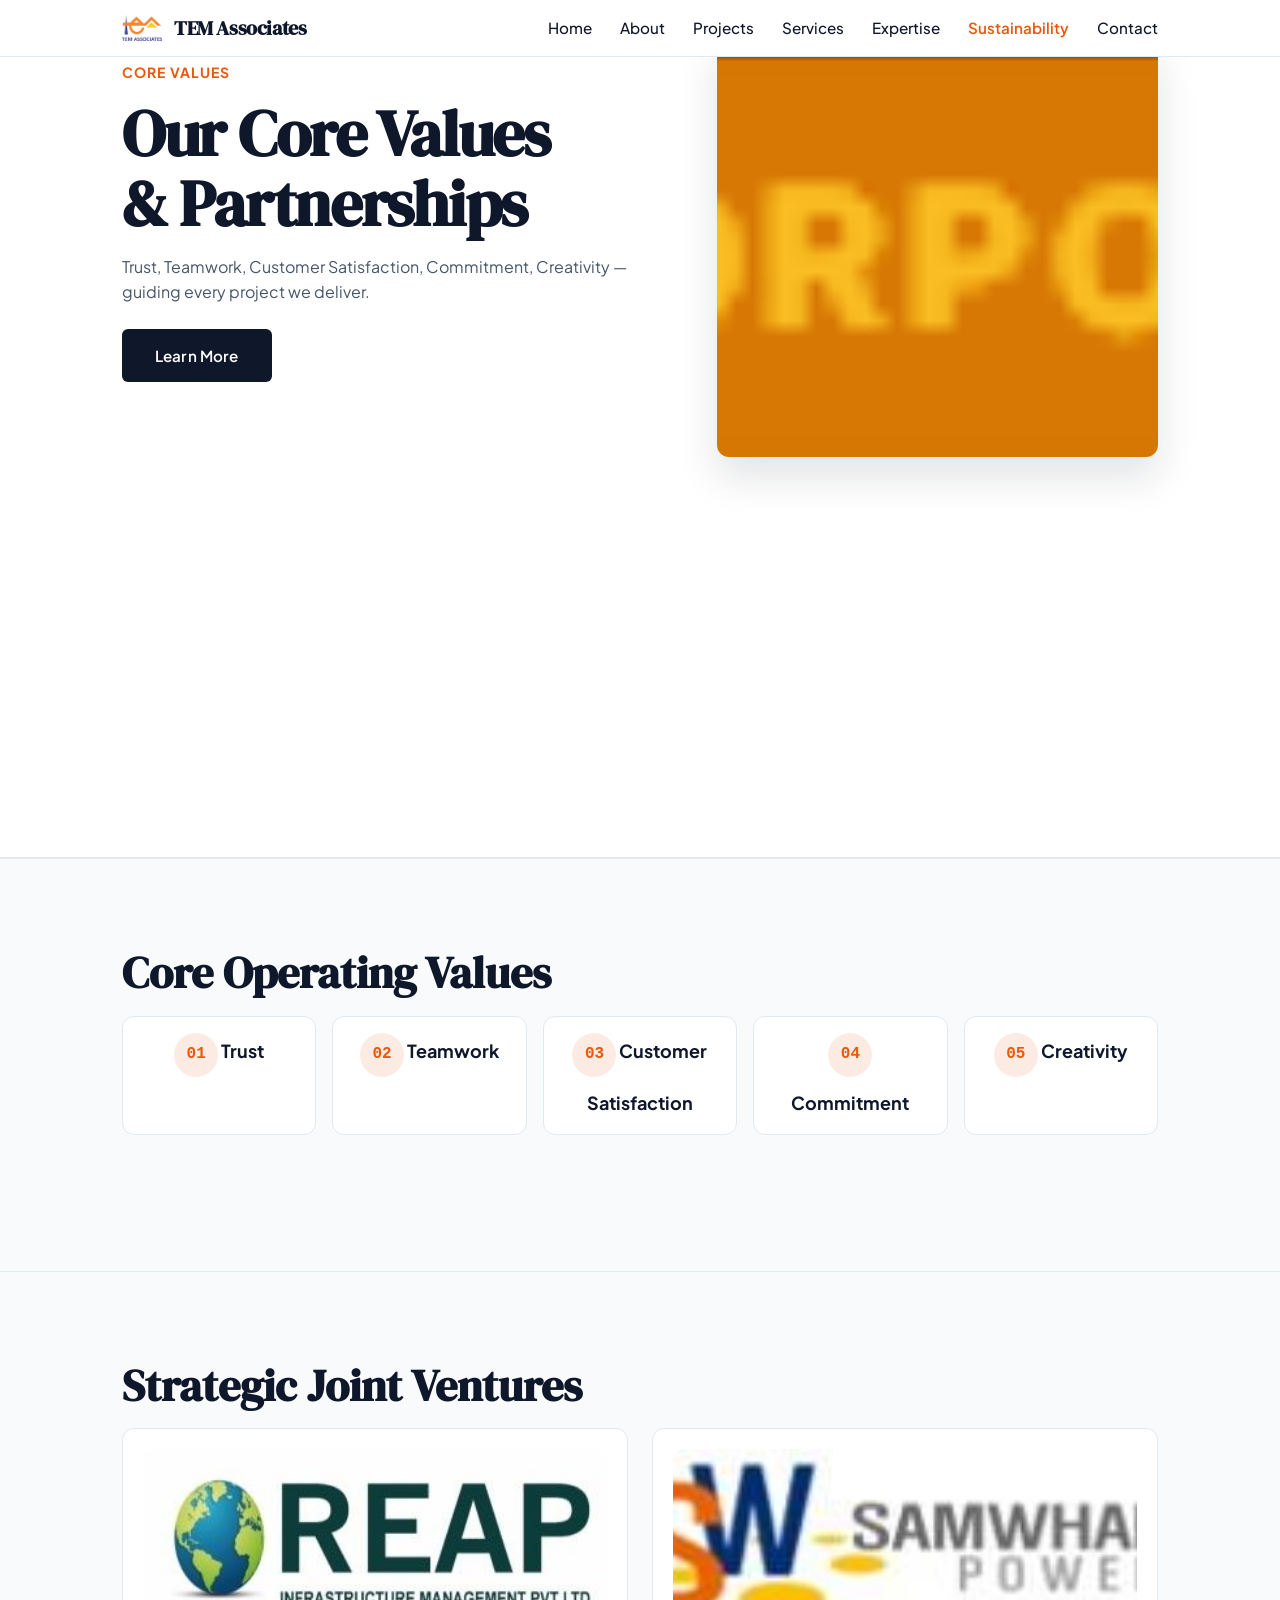
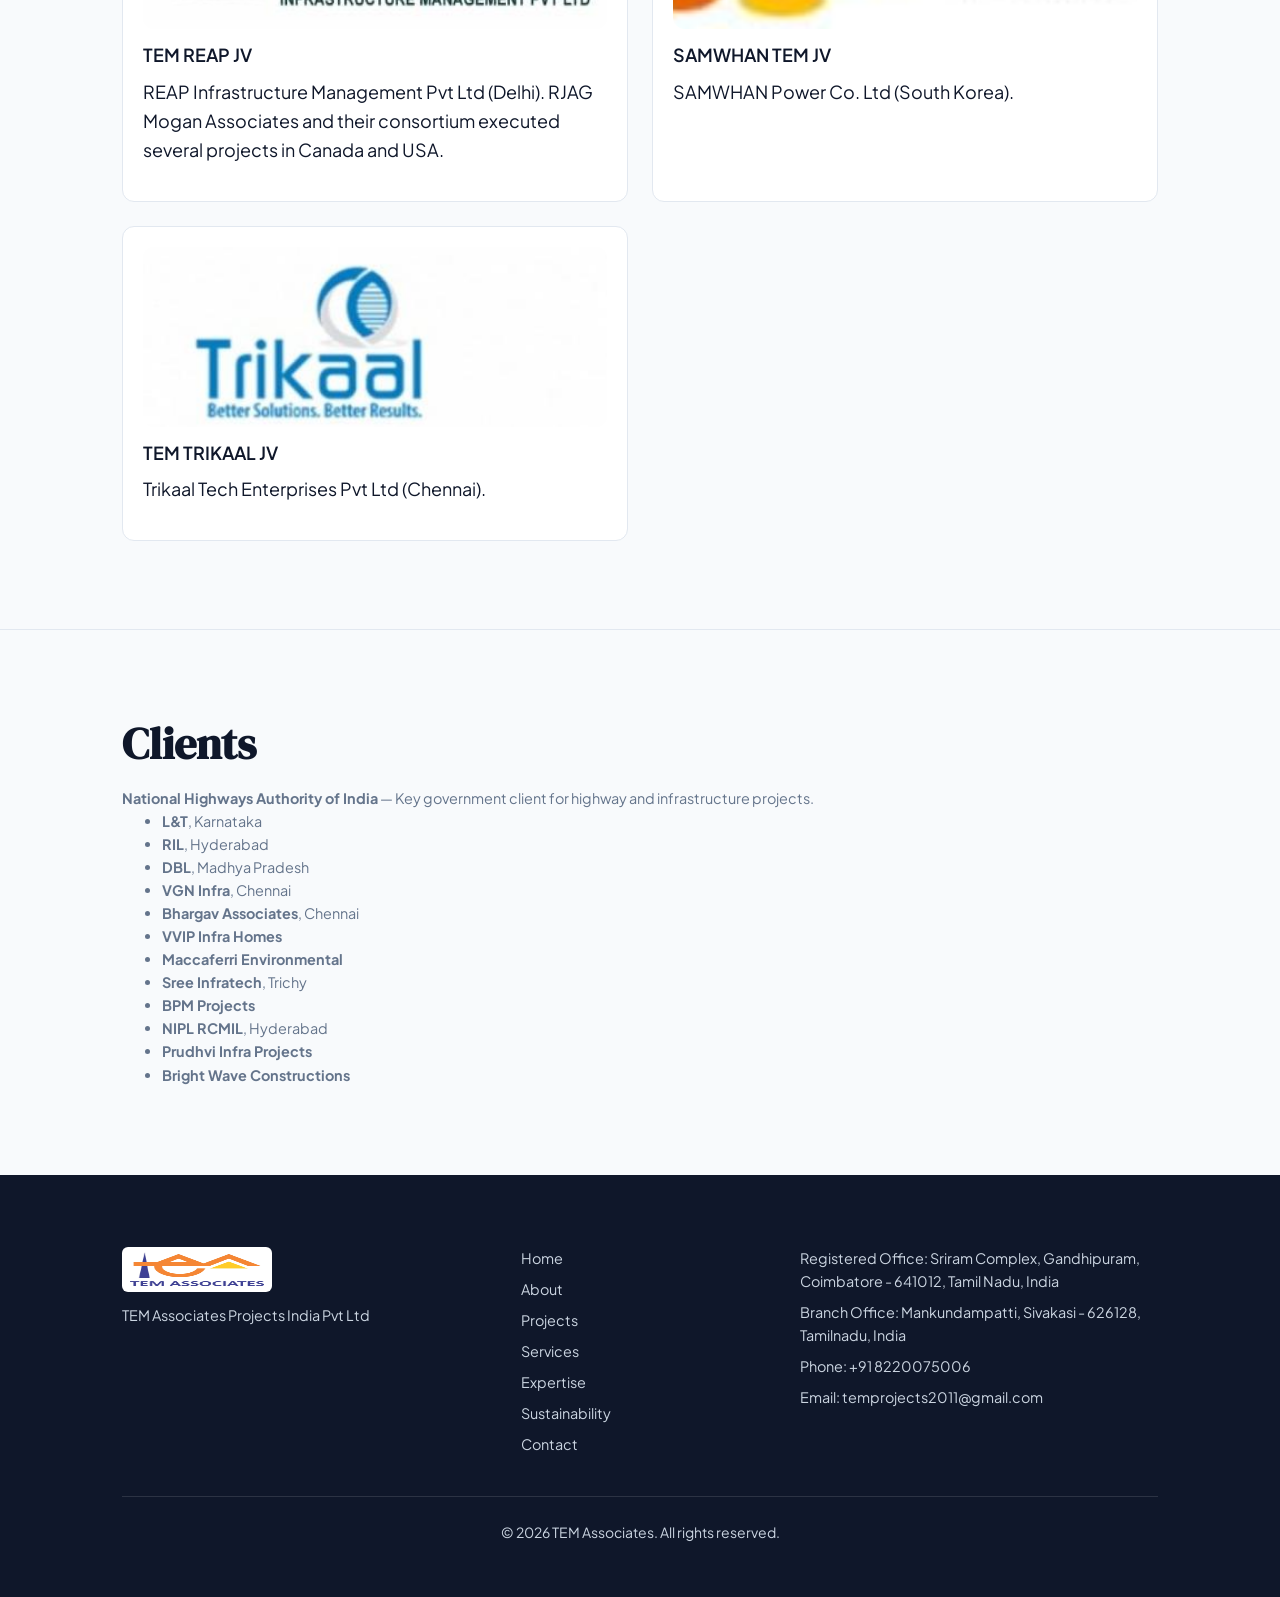
<file: old/sustainability.html>
<!DOCTYPE html>
<html lang="en" data-type="service" data-radius="soft" data-buttons="solid|tonal|block|arrow" data-motion>
<head>
  <meta charset="utf-8">
  <meta name="viewport" content="width=device-width, initial-scale=1">
  <meta name="theme-color" content="#ffffff">
  <meta name="page-type" content="service">
  <meta name="site-kind" content="other">
  <meta name="page-kind" content="sustainability">
  <meta name="description" content="TEM Associates — Core values, strategic joint ventures, and clients.">
  <title>Core Values — TEM Associates</title>
  <link rel="icon" href="TEM_PDF_Images/tem_logo.png" type="image/png">
  <link rel="stylesheet" href="css/main.css">
</head>
<body>
  <a class="skip-link" href="#main">Skip to main content</a>

  <header class="site-header">
    <div class="wrap">
      <div class="brand">
        <img src="TEM_PDF_Images/tem_logo.png" alt="TEM Associates logo" width="200" height="60" loading="eager" fetchpriority="high" class="brand-img">
        <span class="wordmark" translate="no">TEM Associates</span>
      </div>
      <button class="nav-toggle" aria-expanded="false" aria-controls="primary-menu" id="menu-button">Menu</button>
      <ul class="nav-list" id="primary-menu" hidden>
        <li><a href="index.html">Home</a></li>
        <li><a href="about.html">About</a></li>
        <li><a href="projects.html">Projects</a></li>
        <li><a href="services.html">Services</a></li>
        <li><a href="expertise.html">Expertise</a></li>
        <li><a href="sustainability.html">Sustainability</a></li>
        <li><a href="contact.html">Contact</a></li>
      </ul>
    </div>
  </header>

  <main id="main">
    <!-- HERO -->
    <section class="hero" id="hero" data-enter>
      <div class="wrap">
        <div class="hero-grid">
          <div class="hero-content">
            <span class="hero-kicker">Core Values</span>
            <h1>Our Core Values &amp; Partnerships</h1>
            <p class="hero-sub">Trust, Teamwork, Customer Satisfaction, Commitment, Creativity — guiding every project we deliver.</p>
            <button class="button button--primary hero-trigger" id="hero-trigger">Learn More</button>
          </div>
          <div class="hero-visual">
            <img src="TEM_PDF_Images/banner_executive_profile.png" alt="TEM Associates team" width="1200" height="800" loading="eager" fetchpriority="high">
          </div>
        </div>
      </div>
    </section>

    <!-- CORE VALUES -->
    <section class="section" id="core-values">
      <div class="wrap">
        <h2>Core Operating Values</h2>
        <ul class="value-grid">
          <li>
            <span class="value-badge" aria-hidden="true">01</span>
            <strong>Trust</strong>
          </li>
          <li>
            <span class="value-badge" aria-hidden="true">02</span>
            <strong>Teamwork</strong>
          </li>
          <li>
            <span class="value-badge" aria-hidden="true">03</span>
            <strong>Customer Satisfaction</strong>
          </li>
          <li>
            <span class="value-badge" aria-hidden="true">04</span>
            <strong>Commitment</strong>
          </li>
          <li>
            <span class="value-badge" aria-hidden="true">05</span>
            <strong>Creativity</strong>
          </li>
        </ul>
      </div>
    </section>

    <!-- JOINT VENTURES -->
    <section class="section" id="joint-ventures">
      <div class="wrap">
        <h2>Strategic Joint Ventures</h2>
        <ul class="jv-grid">
          <li>
            <img src="TEM_PDF_Images/logo_reap.jpeg" alt="TEM REAP JV" width="200" height="120" loading="lazy" class="card-image">
            <h3>TEM REAP JV</h3>
            <p>REAP Infrastructure Management Pvt Ltd (Delhi). RJAG Mogan Associates and their consortium executed several projects in Canada and USA.</p>
          </li>
          <li>
            <img src="TEM_PDF_Images/logo_samwhan.jpeg" alt="SAMWHAN TEM JV" width="200" height="120" loading="lazy" class="card-image">
            <h3>SAMWHAN TEM JV</h3>
            <p>SAMWHAN Power Co. Ltd (South Korea).</p>
          </li>
          <li>
            <img src="TEM_PDF_Images/logo_trikaal.jpeg" alt="TEM TRIKAAL JV" width="200" height="120" loading="lazy" class="card-image">
            <h3>TEM TRIKAAL JV</h3>
            <p>Trikaal Tech Enterprises Pvt Ltd (Chennai).</p>
          </li>
        </ul>
      </div>
    </section>

    <!-- CLIENTS -->
    <section class="section" id="clients">
      <div class="wrap">
        <h2>Clients</h2>
        <div class="client-list">
          <strong>National Highways Authority of India</strong> — Key government client for highway and infrastructure projects.
        </div>
        <ul class="client-list">
          <li><strong>L&T</strong>, Karnataka</li>
          <li><strong>RIL</strong>, Hyderabad</li>
          <li><strong>DBL</strong>, Madhya Pradesh</li>
          <li><strong>VGN Infra</strong>, Chennai</li>
          <li><strong>Bhargav Associates</strong>, Chennai</li>
          <li><strong>VVIP Infra Homes</strong></li>
          <li><strong>Maccaferri Environmental</strong></li>
          <li><strong>Sree Infratech</strong>, Trichy</li>
          <li><strong>BPM Projects</strong></li>
          <li><strong>NIPL RCMIL</strong>, Hyderabad</li>
          <li><strong>Prudhvi Infra Projects</strong></li>
          <li><strong>Bright Wave Constructions</strong></li>
        </ul>
      </div>
    </section>
  </main>

  <footer class="site-footer">
    <div class="wrap">
      <div class="footer-grid">
        <div class="footer-brand">
          <img src="TEM_PDF_Images/tem_logo.png" alt="TEM Associates logo" width="150" height="45">
          <p>TEM Associates Projects India Pvt Ltd</p>
        </div>
        <nav class="footer-nav">
          <a href="index.html">Home</a>
          <a href="about.html">About</a>
          <a href="projects.html">Projects</a>
          <a href="services.html">Services</a>
          <a href="expertise.html">Expertise</a>
          <a href="sustainability.html">Sustainability</a>
          <a href="contact.html">Contact</a>
        </nav>
        <div class="footer-contact">
          <p>Registered Office: Sriram Complex, Gandhipuram, Coimbatore - 641012, Tamil Nadu, India</p>
          <p>Branch Office: Mankundampatti, Sivakasi - 626128, Tamilnadu, India</p>
          <p>Phone: +91 8220075006</p>
          <p>Email: temprojects2011@gmail.com</p>
        </div>
      </div>
      <p class="footer-copy">&copy; 2026 TEM Associates. All rights reserved.</p>
    </div>
  </footer>

  <script src="js/main.js"></script>
</body>
</html>
</file>
<file: css/style.css>
@import url('https://fonts.googleapis.com/css2?family=DM+Serif+Display:ital@0;1&family=Plus+Jakarta+Sans:wght@400;500;600;700&display=swap');

:root {
  --ink: #0F172A;
  --ink-soft: #475569;
  --muted: #64748B;
  --accent: #EA580C;
  --accent-dark: #C2410C;
  --bg: #F8FAFC;
  --surface: #FFFFFF;
  --border: #E2E8F0;
  --font-display: "DM Serif Display", Georgia, serif;
  --font-sans: "Plus Jakarta Sans", -apple-system, BlinkMacSystemFont, "Segoe UI", sans-serif;
  --radius: 10px;
  --max-w: 1200px;
}

*, *::before, *::after { box-sizing: border-box; }
html { scroll-behavior: smooth; }
body {
  margin: 0;
  font-family: var(--font-sans);
  color: var(--ink);
  background: var(--bg);
  line-height: 1.6;
  -webkit-font-smoothing: antialiased;
}
img { max-width: 100%; display: block; }
a { color: inherit; text-decoration: none; }

.container {
  max-width: var(--max-w);
  margin: 0 auto;
  padding: 0 1.5rem;
}

/* Header */
.header {
  position: sticky;
  top: 0;
  z-index: 100;
  background: rgba(255, 255, 255, 0.94);
  backdrop-filter: blur(12px);
  border-bottom: 1px solid var(--border);
}
.header-inner {
  display: flex;
  align-items: center;
  justify-content: space-between;
  height: 76px;
  gap: 1.5rem;
}
.brand {
  display: flex;
  align-items: center;
  gap: 0.75rem;
  font-family: var(--font-display);
  font-size: 1.35rem;
  color: var(--ink);
}
.brand img { height: 38px; width: auto; }
.nav {
  display: none;
  gap: 2rem;
  align-items: center;
}
.nav a {
  font-size: 0.92rem;
  font-weight: 500;
  color: var(--ink-soft);
  padding: 0.4rem 0;
  border-bottom: 2px solid transparent;
  transition: color 150ms ease, border-color 150ms ease;
}
.nav a:hover, .nav a.active {
  color: var(--accent);
  border-bottom-color: var(--accent);
}
.nav-cta {
  background: var(--ink);
  color: #fff !important;
  padding: 0.55rem 1.15rem !important;
  border-radius: 6px;
  border-bottom: none !important;
}
.nav-cta:hover { background: var(--accent); }
.menu-btn {
  background: none;
  border: 1px solid var(--border);
  padding: 0.45rem 0.9rem;
  border-radius: 6px;
  font-family: inherit;
  font-weight: 600;
  cursor: pointer;
}
@media (min-width: 860px) {
  .nav { display: flex; }
  .menu-btn { display: none; }
}

/* Hero */
.hero {
  background: var(--surface);
  border-bottom: 1px solid var(--border);
  padding: 0 0 4rem;
}
.hero-grid {
  display: grid;
  grid-template-columns: 1fr;
  gap: 3rem;
  align-items: start;
}
@media (min-width: 900px) {
  .hero-grid { grid-template-columns: 1.1fr 0.9fr; }
}
.eyebrow {
  display: inline-block;
  font-size: 0.75rem;
  font-weight: 700;
  letter-spacing: 0.12em;
  text-transform: uppercase;
  color: var(--accent);
  margin-bottom: 0.75rem;
}
.hero h1 {
  font-family: var(--font-display);
  font-size: clamp(2.25rem, 4.5vw, 3.5rem);
  line-height: 1.08;
  margin: 0 0 1.25rem;
  letter-spacing: -0.02em;
}
.hero-sub {
  font-size: 1.05rem;
  color: var(--ink-soft);
  margin: 0 0 2rem;
  max-width: 54ch;
}
.hero-actions {
  display: flex;
  flex-wrap: wrap;
  gap: 1rem;
  margin-bottom: 2.5rem;
}
.btn {
  display: inline-flex;
  align-items: center;
  justify-content: center;
  padding: 0.85rem 1.65rem;
  border-radius: 6px;
  font-weight: 600;
  font-size: 0.95rem;
  cursor: pointer;
  border: 1px solid transparent;
  transition: all 180ms ease;
}
.btn-primary { background: var(--ink); color: #fff; }
.btn-primary:hover { background: var(--accent); transform: translateY(-1px); }
.btn-outline { border-color: var(--border); color: var(--ink); background: #fff; }
.btn-outline:hover { border-color: var(--ink); }

.stats {
  display: grid;
  grid-template-columns: repeat(2, 1fr);
  gap: 1.5rem;
  padding-top: 1.75rem;
  border-top: 1px solid var(--border);
}
@media (min-width: 640px) {
  .stats { grid-template-columns: repeat(4, 1fr); }
}
.stat strong {
  display: block;
  font-family: var(--font-display);
  font-size: 2rem;
  line-height: 1.1;
  color: var(--ink);
}
.stat span {
  font-size: 0.82rem;
  color: var(--muted);
}
.hero-media img {
  width: 100%;
  height: 440px;
  object-fit: cover;
  border-radius: var(--radius);
  box-shadow: 0 24px 48px rgba(15, 23, 42, 0.12);
  transform: translateY(12px);
}

/* Sections */
.section { padding: 5rem 0; }
.section-head {
  display: flex;
  align-items: flex-end;
  justify-content: space-between;
  gap: 1rem;
  margin-bottom: 2.5rem;
  flex-wrap: wrap;
}
.section-head h2 {
  font-family: var(--font-display);
  font-size: clamp(1.75rem, 3vw, 2.5rem);
  margin: 0;
  line-height: 1.15;
}

/* Sectors */
.grid-4 {
  display: grid;
  grid-template-columns: 1fr;
  gap: 1.5rem;
}
@media (min-width: 640px) { .grid-4 { grid-template-columns: repeat(2, 1fr); } }
@media (min-width: 1024px) { .grid-4 { grid-template-columns: repeat(4, 1fr); } }

.sector-card {
  background: var(--surface);
  border: 1px solid var(--border);
  border-top: 3px solid var(--ink);
  border-radius: var(--radius);
  padding: 1.75rem 1.5rem;
  transition: transform 200ms ease, border-top-color 200ms ease, box-shadow 200ms ease;
}
.sector-card:hover {
  transform: translateY(-3px);
  border-top-color: var(--accent);
  box-shadow: 0 12px 28px rgba(15, 23, 42, 0.07);
}
.sector-num {
  font-size: 0.8rem;
  font-weight: 700;
  color: var(--accent);
  margin-bottom: 0.6rem;
  display: block;
}
.sector-card h3 { margin: 0 0 0.5rem; font-size: 1.15rem; }
.sector-card p { margin: 0; font-size: 0.92rem; color: var(--ink-soft); }

.sector-image {
  width: 100%;
  height: 160px;
  object-fit: cover;
  border-radius: var(--radius);
  margin-bottom: 0.75rem;
  display: block;
}

/* Projects */
.project-card {
  background: var(--surface);
  border: 1px solid var(--border);
  border-radius: var(--radius);
  overflow: hidden;
  transition: transform 200ms ease, box-shadow 200ms ease;
}
.project-card:hover {
  transform: translateY(-3px);
  box-shadow: 0 12px 28px rgba(15, 23, 42, 0.08);
}
.project-card img {
  width: 100%;
  aspect-ratio: 16 / 10;
  object-fit: cover;
}
.project-body { padding: 1.25rem; }
.project-body h3 { margin: 0 0 0.35rem; font-size: 1.1rem; }
.project-val { font-weight: 700; color: var(--accent); margin: 0 0 0.2rem; }
.project-client { font-size: 0.88rem; color: var(--ink-soft); margin: 0; }

/* Visit Us Split */
.visit-split {
  display: grid;
  grid-template-columns: 1fr;
  background: var(--surface);
  border: 1px solid var(--border);
  border-radius: var(--radius);
  overflow: hidden;
  box-shadow: 0 12px 32px rgba(15, 23, 42, 0.06);
}
@media (min-width: 900px) { .visit-split { grid-template-columns: 1.25fr 0.75fr; } }
.visit-panel { padding: 2.5rem; }
.visit-locs {
  display: grid;
  grid-template-columns: 1fr;
  gap: 1.75rem;
  padding: 1.5rem 0;
  margin: 1.5rem 0;
  border-top: 1px solid var(--border);
  border-bottom: 1px solid var(--border);
}
@media (min-width: 640px) { .visit-locs { grid-template-columns: 1fr 1fr; } }
.visit-loc h3 { margin: 0 0 0.4rem; font-size: 1.15rem; }
.visit-loc p { margin: 0; font-size: 0.9rem; color: var(--ink-soft); }
.chips { display: flex; flex-wrap: wrap; gap: 0.65rem; }
.chip {
  padding: 0.5rem 1rem;
  border-radius: 999px;
  border: 1px solid var(--border);
  font-size: 0.88rem;
  font-weight: 500;
  transition: all 150ms ease;
}
.chip:hover { background: var(--ink); color: #fff; border-color: var(--ink); }
.chip-accent { border-color: var(--accent); color: var(--accent); }
.chip-accent:hover { background: var(--accent); color: #fff; }
.visit-media img { width: 100%; height: 100%; min-height: 320px; object-fit: cover; }

/* Footer */
.footer {
  background: var(--ink);
  color: #CBD5E1;
  padding: 4rem 0 2rem;
}
.footer-grid {
  display: grid;
  grid-template-columns: 1fr;
  gap: 2.5rem;
}
@media (min-width: 768px) { .footer-grid { grid-template-columns: 1.2fr 0.8fr 1.2fr; } }
.footer-logo {
  background: #fff;
  padding: 0.35rem 0.6rem;
  border-radius: 6px;
  height: 40px;
  width: auto;
  margin-bottom: 0.75rem;
}
.footer-nav { display: flex; flex-direction: column; gap: 0.5rem; }
.footer-nav a:hover { color: #fff; }
.footer-bottom {
  border-top: 1px solid rgba(255, 255, 255, 0.12);
  margin-top: 2.5rem;
  padding-top: 1.5rem;
  font-size: 0.85rem;
  color: #94A3B8;
}
</file>
<file: old/css/main.css>
@import url('https://fonts.googleapis.com/css2?family=DM+Serif+Display:ital@0;1&family=Plus+Jakarta+Sans:wght@400;500;600;700&display=swap');
/* TEM Associates — design system */
/* Kind: service | site-kind: other | radius: soft */
/* Trade: construction / industrial consultancy */
/* No gradients, no dark heroes, no loops, no shader effects. Photographs lead. */
/* Palette from reference analysis: Bechtel slate, Gensler amber, Skanska navy — all trade-appropriate */

/* Design tokens */
:root {
  /* Construction-trade palette — no violet/lavender, no gradients */
  --color-ink: #3A4C55;
  /* deep slate — headings, body (Bechtel) */
  --color-ink-soft: #57727F;
  /* muted slate — secondary text */
  --color-muted: #858585;
  /* captions, meta (Skanska) */
  --color-accent: #f6842b;
  /* amber/orange — construction accent (Gensler) */
  --color-accent-hover: #f48540;
  --color-surface: #F3F6F7;
  /* off-white card ground (Bechtel) */
  --color-surface-light: #ececec;
  /* lighter surface (Skanska) */
  --color-border: #DBE2E6;
  /* subtle divider (Bechtel) */
  --color-focus: #f6842b;

  /* Radius — soft per service kind */
  --radius: 8px;
  --radius-soft: 12px;

  /* Type — custom serif display + clean sans body */
  --font-display: "Georgia", "Times New Roman", serif;
  --font-body: -apple-system, BlinkMacSystemFont, "Segoe UI", Roboto, "Helvetica Neue", sans-serif;
  --font-mono: ui-monospace, SFMono-Regular, Menlo, Monaco, Consolas, monospace;

  /* Type scale — The Elements of Typographic Style */
  --scale-h1: clamp(2.5rem, 6vw + 1rem, 4rem);
  --scale-h2: clamp(1.75rem, 4vw + 1rem, 2.75rem);
  --scale-h3: clamp(1.25rem, 3vw + 0.75rem, 1.75rem);
  --scale-body: clamp(1rem, 1.5vw + 0.5rem, 1.125rem);
  --scale-meta: clamp(0.875rem, 1.5vw + 0.25rem, 1rem);

  /* Layout */
  --wrap-max: 1100px;
  --wrap-padding: 2rem;
  --section-gap: 3rem;
  --card-gap: 1.5rem;

  /* Motion — explicit properties only, transform/opacity */
  --transition-fast: 150ms ease;
  --transition-hover: 250ms ease;
}

*,
*::before,
*::after {
  box-sizing: border-box;
}

html {
  scroll-padding-top: 80px;
  color-scheme: light;
  overscroll-behavior: none;
}

body {
  margin: 0;
  font-family: var(--font-body);
  font-size: var(--scale-body);
  line-height: 1.6;
  color: var(--color-ink);
  background: var(--color-surface);
  -webkit-tap-highlight-color: transparent;
}

a {
  color: var(--color-ink);
  text-decoration: underline;
  text-underline-offset: 2px;
  touch-action: manipulation;
}

a:hover,
a:focus-visible {
  color: var(--color-accent);
}

.skip-link {
  position: absolute;
  top: -10000px;
  left: 0;
  background: var(--color-ink);
  color: var(--color-surface);
  padding: 0.75rem 1rem;
  border: 2px solid var(--color-accent);
  z-index: 10000;
  text-decoration: none;
  font-weight: 600;
  border-radius: var(--radius-soft);
}

.skip-link:focus {
  top: 0.5rem;
  left: 0.5rem;
  outline: 2px solid var(--color-focus);
  outline-offset: 2px;
}

.wrap {
  max-width: var(--wrap-max);
  margin: 0 auto;
  padding: 0 var(--wrap-padding);
}

/* Header — logo left, nav right, contact chip right */
.site-header {
  position: sticky;
  top: 0;
  border-bottom: 1px solid var(--color-border);
  background: var(--color-surface);
  z-index: 100;
}

.site-header .wrap {
  display: flex;
  align-items: center;
  justify-content: space-between;
  gap: 1rem;
  height: 56px;
}

.brand {
  display: flex;
  align-items: center;
  gap: 0.75rem;
}

.brand-img {
  display: block;
  width: 40px;
  height: auto;
}

.wordmark {
  font-family: var(--font-display);
  font-size: 1.25rem;
  font-weight: 700;
  letter-spacing: -0.02em;
  text-decoration: none;
  color: var(--color-ink);
  translate: no;
}

.header-contact {
  display: flex;
  align-items: center;
  gap: 0.75rem;
}

.header-phone {
  font-weight: 600;
  text-decoration: none;
  color: var(--color-accent);
  font-size: 0.9rem;
}

.header-email {
  font-weight: 500;
  text-decoration: none;
  color: var(--color-ink-soft);
  font-size: 0.9rem;
}

.header-email:hover {
  color: var(--color-accent);
}

.nav-toggle {
  appearance: none;
  border: 1px solid var(--color-border);
  background: transparent;
  padding: 0.5rem 0.85rem;
  font-family: inherit;
  font-size: 0.9rem;
  cursor: pointer;
  border-radius: var(--radius-soft);
  touch-action: manipulation;
  transition: border-color var(--transition-hover), background var(--transition-hover);
}

.nav-toggle:hover,
.nav-toggle:focus-visible {
  border-color: var(--color-accent);
  background: color-mix(in srgb, var(--color-accent) 8%, var(--color-surface));
  outline: none;
  box-shadow: 0 0 0 3px color-mix(in srgb, var(--color-focus) 20%, transparent);
}

.nav-list {
  list-style: none;
  margin: 0;
  padding: 0;
  display: flex;
  gap: 2rem;
  border-top: 1px solid var(--color-border);
}

.nav-list a {
  display: block;
  padding: 1rem 0;
  text-decoration: none;
  font-weight: 500;
  color: var(--color-ink);
  border-bottom: 2px solid transparent;
  transition: border-color var(--transition-hover), color var(--transition-hover);
}

.nav-list a:hover,
.nav-list a:focus-visible {
  border-bottom-color: var(--color-accent);
  outline: none;
  box-shadow: 0 0 0 3px color-mix(in srgb, var(--color-focus) 20%, transparent);
  border-radius: 2px;
}

/* Hero — full-bleed photograph, h1 overlaid, stats bar under, interactive popup */
.hero {
  position: relative;
  overflow: hidden;
  background: var(--color-surface);
}

.hero .wrap {
  display: grid;
  grid-template-columns: 1fr;
  gap: 2.5rem;
  align-items: start;
  min-height: 75vh;
}

.hero-content {
  max-width: 60ch;
}

.hero-kicker {
  display: inline-block;
  font-size: 0.875rem;
  font-weight: 700;
  letter-spacing: 0.08em;
  text-transform: uppercase;
  color: var(--color-accent);
  margin-bottom: 1rem;
}

.hero h1 {
  font-family: var(--font-display);
  font-size: var(--scale-h1);
  line-height: 1.1;
  margin: 0 0 1rem;
  font-weight: 700;
  text-wrap: balance;
  letter-spacing: -0.01em;
  color: var(--color-ink);
}

.hero-sub {
  font-size: var(--scale-meta);
  margin: 0 0 1.5rem;
  color: var(--color-ink-soft);
  line-height: 1.6;
}

.hero-trigger {
  display: inline-flex;
  align-items: center;
  gap: 0.5rem;
  padding: 0.9rem 1.8rem;
  font-family: inherit;
  font-size: 1rem;
  font-weight: 600;
  background: var(--color-ink);
  color: var(--color-surface);
  border: none;
  border-radius: var(--radius-soft);
  cursor: pointer;
  touch-action: manipulation;
  text-decoration: none;
}

.hero-trigger:hover {
  background: var(--color-accent-hover);
}

.hero-stats {
  display: flex;
  gap: 2rem;
  margin-top: 2rem;
  flex-wrap: wrap;
  border-top: 1px solid var(--color-border);
  padding-top: 1rem;
}

.stat {
  display: flex;
  flex-direction: column;
}

.stat strong {
  font-size: 1.75rem;
  line-height: 1.2;
  color: var(--color-ink);
}

.stat span {
  font-size: var(--scale-meta);
  color: var(--color-muted);
}

.hero-visual img {
  width: 100%;
  height: auto;
  display: block;
  border-radius: var(--radius-soft);
  object-fit: cover;
}

/* Hero popup (Turner pattern: verb-led interactive prompt) */
.hero-popup {
  border: none;
  border-radius: var(--radius-soft);
  padding: 2rem;
  max-width: 420px;
  width: 90vw;
  background: var(--color-surface);
  box-shadow: 0 24px 48px color-mix(in srgb, black 15%, transparent);
}

.hero-popup::backdrop {
  background: color-mix(in srgb, black 35%);
}

.popup-close {
  position: absolute;
  top: 0.75rem;
  right: 0.75rem;
  background: transparent;
  border: none;
  font-size: 1.5rem;
  cursor: pointer;
  line-height: 1;
  color: var(--color-ink-soft);
}

.popup-paths {
  list-style: none;
  margin: 0;
  padding: 0;
  display: flex;
  flex-direction: column;
  gap: 0.75rem;
}

.popup-paths .button--block {
  width: 100%;
  justify-content: center;
}

.hero-popup-backdrop {
  position: fixed;
  inset: 0;
  background: color-mix(in srgb, black 35%);
  z-index: 100;
}

/* Sections — one section per screen, equal edges, no second heading peeking */
.section {
  padding: 5rem 0;
  border-top: 1px solid var(--color-border);
  scroll-margin-top: 100px;
}

.section .wrap {
  display: grid;
  grid-template-columns: 1fr;
  gap: 2.5rem;
  align-items: start;
}

.section h2 {
  font-family: var(--font-display);
  font-size: var(--scale-h2);
  line-height: 1.2;
  margin: 0 0 1rem;
  font-weight: 700;
  text-wrap: balance;
  color: var(--color-ink);
}

.section p {
  margin: 0 0 1rem;
  max-width: 60ch;
  color: var(--color-ink);
}

/* Section number markers — only for sequences (SOM/DPR pattern) */
.section-number {
  font-size: 0.875rem;
  font-weight: 600;
  letter-spacing: 0.08em;
  text-transform: uppercase;
  color: var(--color-accent);
  margin-bottom: 0.5rem;
  display: block;
}

/* Capability / vertical cards — image + label, no body copy on cards (Fluor/Lendlease pattern) */
.capability-grid,
.vertical-grid {
  list-style: none;
  margin: 0;
  padding: 0;
  display: grid;
  grid-template-columns: 1fr;
  gap: var(--card-gap);
}

.capability-grid li,
.vertical-grid li {
  padding: 1.5rem;
  border: 1px solid var(--color-border);
  border-radius: var(--radius-soft);
  background: #ffffff;
  transition: border-color var(--transition-hover), box-shadow var(--transition-hover);
}

.capability-grid li:hover,
.capability-grid li:focus-within,
.vertical-grid li:hover,
.vertical-grid li:focus-within {
  border-color: var(--color-accent);
  box-shadow: 0 8px 24px color-mix(in srgb, black 6%, transparent);
}

.card-image {
  width: 100%;
  height: 180px;
  object-fit: cover;
  border-radius: var(--radius-soft);
  margin-bottom: 0.75rem;
  display: block;
}

.capability-grid h3,
.vertical-grid h3 {
  font-size: 1.125rem;
  margin: 0 0 0.5rem;
  font-weight: 600;
  color: var(--color-ink);
}

.capability-grid p,
.vertical-grid p {
  margin: 0;
  font-size: var(--scale-meta);
  color: var(--color-muted);
}

/* Capabilities two-column layout */
.capabilities-two-col {
  display: grid;
  grid-template-columns: 1fr;
  gap: 2.5rem;
}

.stage-list {
  list-style: none;
  margin: 0;
  padding: 0;
  counter-reset: step;
}

.stage-list li {
  counter-increment: step;
  padding: 1rem 0 1rem 2.5rem;
  position: relative;
  border-bottom: 1px solid var(--color-border);
}

.stage-list li::before {
  content: counter(step);
  position: absolute;
  left: 0;
  top: 1rem;
  width: 1.75rem;
  height: 1.75rem;
  background: var(--color-accent);
  color: #ffffff;
  border-radius: 50%;
  font-size: 0.875rem;
  font-weight: 700;
  display: flex;
  align-items: center;
  justify-content: center;
}

.strength-card {
  padding: 1.5rem;
  border: 1px solid var(--color-border);
  border-radius: var(--radius-soft);
  background: #ffffff;
}

.strength-card h3 {
  font-size: 1.125rem;
  margin: 0 0 0.5rem;
  font-weight: 600;
  color: var(--color-ink);
}

.stats-row {
  display: flex;
  gap: 1rem;
  flex-wrap: wrap;
  margin-top: 1.5rem;
}

.stat-card {
  flex: 1;
  min-width: 140px;
  padding: 1rem;
  border: 1px solid var(--color-border);
  border-radius: var(--radius-soft);
  background: var(--color-surface);
  text-align: center;
}

.stat-card strong {
  font-size: 1.75rem;
  line-height: 1.2;
  display: block;
  color: var(--color-ink);
}

.stat-card span {
  font-size: var(--scale-meta);
  color: var(--color-muted);
}

/* Track record chapters */
.track-intro {
  font-size: 0.95rem;
  color: var(--color-muted);
  margin-bottom: 2rem;
}

.track-chapter {
  margin-bottom: 3rem;
}

.track-chapter h3 {
  font-size: 1.5rem;
  margin: 0 0 1rem;
  font-weight: 700;
  color: var(--color-ink);
  border-bottom: 2px solid var(--color-accent);
  padding-bottom: 0.5rem;
  display: inline-block;
}

.project-list {
  list-style: none;
  margin: 0;
  padding: 0;
  display: grid;
  grid-template-columns: 1fr;
  gap: 0.75rem;
}

.project-list li {
  padding: 0.875rem 1rem;
  border: 1px solid var(--color-border);
  border-radius: var(--radius-soft);
  background: #ffffff;
  font-size: 0.95rem;
  color: var(--color-ink);
}

.epad-callout {
  padding: 1.5rem;
  border: 1px solid var(--color-accent);
  border-radius: var(--radius-soft);
  background: color-mix(in srgb, var(--color-accent) 6%, var(--color-surface));
  margin-top: 1.5rem;
}

.epad-callout h3 {
  font-size: 1.125rem;
  margin: 0 0 0.5rem;
  font-weight: 600;
  color: var(--color-accent-hover);
}

.video-gallery {
  margin-top: 3rem;
  padding: 1.5rem;
  border: 1px solid var(--color-border);
  border-radius: var(--radius-soft);
  background: #ffffff;
}

.video-gallery h3 {
  font-size: 1.25rem;
  margin: 0 0 0.5rem;
  font-weight: 600;
  color: var(--color-ink);
}

.video-gallery p {
  margin: 0 0 1rem;
  font-size: var(--scale-meta);
  color: var(--color-muted);
}

.video-placeholder {
  height: 200px;
  display: flex;
  align-items: center;
  justify-content: center;
  border: 2px dashed var(--color-border);
  border-radius: var(--radius-soft);
  color: var(--color-muted);
  font-size: 0.9rem;
}

/* Project cards with images */
.project-card {
  display: flex;
  flex-direction: column;
  height: 100%;
}

.project-image {
  width: 100%;
  height: 160px;
  object-fit: cover;
  border-radius: var(--radius-soft) var(--radius-soft) 0 0;
  display: block;
}

.project-info {
  padding: 0.875rem 1rem;
  display: flex;
  flex-direction: column;
  gap: 0.5rem;
}

.project-info h3 {
  font-size: 1.125rem;
  margin: 0;
  font-weight: 700;
  color: var(--color-ink);
}

.project-value {
  font-size: 1.25rem;
  font-weight: 700;
  color: var(--color-accent);
  margin: 0;
}

.project-client {
  font-size: 0.875rem;
  color: var(--color-muted);
  margin: 0;
}

.project-tags {
  margin-top: auto;
  display: flex;
  gap: 0.4rem;
  flex-wrap: wrap;
}

.tag {
  font-size: 0.75rem;
  font-weight: 600;
  padding: 0.25rem 0.6rem;
  background: color-mix(in srgb, var(--color-accent) 12%, var(--color-surface));
  color: var(--color-accent-hover);
  border-radius: var(--radius-soft);
}

/* Filter chips and search */
.project-filters {
  display: flex;
  align-items: center;
  gap: 1rem;
  margin-bottom: 1.5rem;
  flex-wrap: wrap;
}

.search-input {
  padding: 0.6rem 1rem;
  border: 1px solid var(--color-border);
  border-radius: var(--radius-soft);
  font-size: 0.95rem;
  width: 260px;
}

.filter-chips {
  display: flex;
  gap: 0.5rem;
  flex-wrap: wrap;
}

.filter-chip {
  padding: 0.5rem 1rem;
  border: 1px solid var(--color-border);
  border-radius: var(--radius-soft);
  background: #ffffff;
  color: var(--color-ink);
  font-size: 0.875rem;
  cursor: pointer;
  transition: all var(--transition-fast);
}

.filter-chip:hover,
.filter-chip.active {
  border-color: var(--color-accent);
  background: var(--color-accent);
  color: #ffffff;
}

/* Featured project grid */
.featured {
  list-style: none;
  margin: 0;
  padding: 0;
  display: grid;
  grid-template-columns: repeat(auto-fit, minmax(240px, 1fr));
  gap: 1.5rem;
}

/* Video item */
.video-item {
  position: relative;
  border-radius: var(--radius-soft);
  overflow: hidden;
  background: var(--color-surface);
}

.video-thumb {
  width: 100%;
  height: 180px;
  object-fit: cover;
  display: block;
}

.video-play-overlay {
  position: absolute;
  top: 50%;
  left: 50%;
  transform: translate(-50%, -50%);
  width: 60px;
  height: 60px;
  background: var(--color-accent);
  border-radius: 50%;
  display: flex;
  align-items: center;
  justify-content: center;
  color: #ffffff;
  font-size: 1.25rem;
  font-weight: 700;
  cursor: pointer;
  transition: transform var(--transition-fast);
}

.video-play-overlay:hover {
  transform: translate(-50%, -50%) scale(1.1);
}

.video-title {
  margin-top: 0.75rem;
  font-size: 0.95rem;
  font-weight: 600;
  color: var(--color-ink);
  line-height: 1.4;
}

/* Mobilization equipment table */
.equipment-table {
  width: 100%;
  border-collapse: collapse;
  margin-top: 1.5rem;
  font-size: 0.9rem;
  color: var(--color-ink);
}

.equipment-table caption {
  caption-side: top;
  text-align: left;
  font-weight: 700;
  font-size: 1rem;
  margin-bottom: 0.5rem;
  color: var(--color-ink);
}

.equipment-table th,
.equipment-table td {
  padding: 0.6rem 0.75rem;
  border: 1px solid var(--color-border);
  text-align: left;
}

.equipment-table th {
  background: var(--color-surface);
  font-weight: 600;
  color: var(--color-ink);
}

.equipment-table tr:nth-child(even) td {
  background: color-mix(in srgb, var(--color-surface) 50%, #ffffff);
}

.mobilization-stats {
  display: flex;
  gap: 1rem;
  flex-wrap: wrap;
  margin-bottom: 1.5rem;
}

/* Office cards */
.office-grid {
  display: grid;
  grid-template-columns: 1fr;
  gap: 1.5rem;
  margin-bottom: 1.5rem;
}

.office-card {
  padding: 1.25rem;
  border: 1px solid var(--color-border);
  border-radius: var(--radius-soft);
  background: #ffffff;
}

.office-card h3 {
  font-size: 1.125rem;
  margin: 0 0 0.5rem;
  font-weight: 600;
  color: var(--color-ink);
}

.office-card p {
  margin: 0;
  font-size: 0.9rem;
  color: var(--color-ink);
}

.contact-chips {
  display: flex;
  gap: 0.75rem;
  flex-wrap: wrap;
  margin-top: 1rem;
}

.chip {
  display: inline-flex;
  align-items: center;
  gap: 0.5rem;
  padding: 0.5rem 1rem;
  border: 1px solid var(--color-border);
  border-radius: var(--radius-soft);
  background: #ffffff;
  color: var(--color-ink);
  text-decoration: none;
  font-size: 0.9rem;
  font-weight: 500;
}

.chip:hover {
  border-color: var(--color-accent);
}

/* Buttons */
.button {
  display: inline-flex;
  align-items: center;
  justify-content: center;
  gap: 0.5rem;
  padding: 0.7rem 1.4rem;
  font-family: inherit;
  font-size: 0.95rem;
  font-weight: 600;
  text-decoration: none;
  border: 1px solid transparent;
  border-radius: var(--radius-soft);
  cursor: pointer;
  touch-action: manipulation;
  transition: transform var(--transition-fast), background var(--transition-fast), border-color var(--transition-fast), box-shadow var(--transition-fast);
}

.button--primary {
  background: var(--color-ink);
  color: #ffffff;
}

.button--primary:hover,
.button--primary:focus-visible {
  background: var(--color-accent);
  border-color: var(--color-accent);
  transform: translateY(-2px);
  outline: none;
  box-shadow: 0 0 0 3px color-mix(in srgb, var(--color-focus) 30%, transparent);
}

.button--block {
  width: 100%;
  justify-content: center;
}

.button:hover img,
.button:focus-visible img {
  transform: scale(1.02);
  transition: transform var(--transition-hover);
}

/* Forms */
.form-group {
  margin-bottom: 1.25rem;
}

.form-group label {
  display: block;
  font-weight: 600;
  margin-bottom: 0.4rem;
  font-size: 0.95rem;
  color: var(--color-ink);
}

.form-group input,
.form-group select,
.form-group textarea {
  width: 100%;
  padding: 0.6rem 0.8rem;
  font-family: inherit;
  font-size: 1rem;
  border: 1px solid var(--color-border);
  border-radius: var(--radius-soft);
  background: #ffffff;
  touch-action: manipulation;
  transition: border-color var(--transition-fast), box-shadow var(--transition-fast);
}

.form-group input:focus,
.form-group select:focus,
.form-group textarea:focus {
  outline: none;
  border-color: var(--color-accent);
  box-shadow: 0 0 0 3px color-mix(in srgb, var(--color-focus) 20%, transparent);
}

.form-group textarea {
  min-height: 120px;
  resize: vertical;
}

.form-group input.field-error,
.form-group textarea.field-error,
.form-group select.field-error {
  border-color: #d97706;
  box-shadow: 0 0 0 3px color-mix(in srgb, var(--color-accent) 20%, transparent);
}

/* Values / JV / clients */
.value-grid {
  list-style: none;
  margin: 0;
  padding: 0;
  display: grid;
  grid-template-columns: repeat(auto-fit, minmax(140px, 1fr));
  gap: 1rem;
  margin-bottom: 3rem;
}

.value-grid li {
  padding: 1rem;
  border: 1px solid var(--color-border);
  border-radius: var(--radius-soft);
  background: #ffffff;
  text-align: center;
  font-weight: 600;
  color: var(--color-ink);
}

.jv-grid {
  list-style: none;
  margin: 0;
  padding: 0;
  display: grid;
  grid-template-columns: 1fr;
  gap: 1.5rem;
}

.jv-grid li {
  padding: 1.25rem;
  border: 1px solid var(--color-border);
  border-radius: var(--radius-soft);
  background: #ffffff;
}

.jv-grid h3 {
  font-size: 1.125rem;
  margin: 0 0 0.5rem;
  font-weight: 600;
  color: var(--color-ink);
}

.client-highlight {
  padding: 1.25rem;
  border: 1px solid var(--color-accent);
  border-radius: var(--radius-soft);
  background: color-mix(in srgb, var(--color-accent) 6%, var(--color-surface));
  margin-bottom: 1.5rem;
}

.client-highlight h3 {
  font-size: 1.125rem;
  margin: 0 0 0.5rem;
  font-weight: 600;
  color: var(--color-accent-hover);
}

.client-list {
  font-size: 0.9rem;
  color: var(--color-muted);
  margin: 0;
}

/* MD / Org */
.md-profile {
  display: grid;
  grid-template-columns: 1fr;
  gap: 2rem;
  align-items: start;
}

.md-visual img {
  width: 100%;
  height: auto;
  display: block;
  border-radius: var(--radius-soft);
  object-fit: cover;
}

.md-text h3 {
  font-size: 1.5rem;
  margin: 0 0 0.5rem;
  font-weight: 700;
  color: var(--color-ink);
}

.md-text p {
  margin: 0 0 1rem;
}

.org-section h3 {
  font-size: 1.5rem;
  margin: 0 0 1rem;
  font-weight: 700;
  color: var(--color-ink);
}

.org-img {
  width: 100%;
  height: auto;
  display: block;
  border-radius: var(--radius-soft);
  object-fit: cover;
}

/* R&D */
.rd-grid {
  list-style: none;
  margin: 0;
  padding: 0;
  display: grid;
  grid-template-columns: 1fr;
  gap: 1.5rem;
}

.rd-grid li {
  padding: 1.25rem;
  border: 1px solid var(--color-border);
  border-radius: var(--radius-soft);
  background: #ffffff;
}

.rd-grid h3 {
  font-size: 1.125rem;
  margin: 0 0 0.5rem;
  font-weight: 600;
  color: var(--color-ink);
}

.rd-grid img {
  margin-top: 1rem;
  width: 100%;
  max-width: 300px;
  height: auto;
  display: block;
  border-radius: var(--radius-soft);
  object-fit: cover;
}

/* Contact two-col */
.contact-two-col {
  display: grid;
  grid-template-columns: 1fr;
  gap: 2rem;
}

.contact-page h2 {
  margin-bottom: 1.5rem;
}

/* Footer */
.site-footer {
  padding: 3rem 0;
  border-top: 1px solid var(--color-border);
  background: var(--color-ink);
}

.site-footer .wrap {
  color: #ffffff;
}

.footer-grid {
  display: grid;
  grid-template-columns: 1fr;
  gap: 2rem;
}

.footer-brand img {
  display: block;
  margin-bottom: 0.75rem;
}

.footer-brand p {
  margin: 0;
  font-size: 0.9rem;
  color: #cbd5e1;
}

.footer-nav {
  display: flex;
  flex-direction: column;
  gap: 0.5rem;
}

.footer-nav a {
  text-decoration: none;
  color: #cbd5e1;
  font-size: 0.9rem;
}

.footer-nav a:hover {
  color: var(--color-accent);
}

.footer-contact p {
  margin: 0 0 0.5rem;
  font-size: 0.9rem;
  color: #cbd5e1;
}

.footer-copy {
  margin-top: 2rem;
  border-top: 1px solid #334155;
  padding-top: 1rem;
  text-align: center;
  font-size: 0.875rem;
  color: #94a3b8;
}

/* Focus visible */
:focus-visible {
  outline: 2px solid var(--color-focus);
  outline-offset: 2px;
}

/* Hover micro-animations — card lifts 2px, photo zooms 1.02 inside frame (tasteskill-5) */
.offer-list li:hover,
.offer-list li:focus-within,
.capability-grid li:hover,
.capability-grid li:focus-within,
.vertical-grid li:hover,
.vertical-grid li:focus-within,
.value-grid li:hover,
.value-grid li:focus-within,
.jv-grid li:hover,
.jv-grid li:focus-within,
.strength-card:hover,
.strength-card:focus-within {
  transform: translateY(-2px);
  transition: transform var(--transition-hover), box-shadow var(--transition-hover);
  box-shadow: 0 12px 28px color-mix(in srgb, black 8%, transparent);
}

.photo-zoom img:hover,
.photo-zoom img:focus-within {
  transform: scale(1.02);
  transition: transform var(--transition-hover);
}

/* Responsive — mobile-first, breakpoints at 390/768/1024/1440 */
@media (min-width: 768px) {
  .nav {
    display: block;
  }

  .nav-toggle {
    display: none;
  }

  .nav-list {
    border: none;
    padding: 0;
  }

  .nav-list a {
    border: none;
    padding: 0.5rem 0;
  }

  .hero .wrap {
    grid-template-columns: 1fr 1fr;
    align-items: center;
    min-height: 80vh;
  }

  .section .wrap {
    grid-template-columns: 1fr 1fr;
  }

  .capability-grid,
  .vertical-grid {
    grid-template-columns: repeat(2, 1fr);
  }

  .capabilities-two-col {
    grid-template-columns: 1fr 1fr;
  }

  .office-grid {
    grid-template-columns: 1fr 1fr;
  }

  .contact-two-col {
    grid-template-columns: 1fr 1fr;
  }

  .footer-grid {
    grid-template-columns: 1fr 2fr 1fr;
    text-align: left;
  }

  .md-profile {
    grid-template-columns: 1fr 1fr;
  }

  .rd-grid {
    grid-template-columns: 1fr 1fr;
  }

  .jv-grid {
    grid-template-columns: repeat(2, 1fr);
  }

  .value-grid {
    grid-template-columns: repeat(5, 1fr);
  }
}

@media (prefers-reduced-motion: reduce) {

  *,
  *::before,
  *::after {
    animation-duration: 0.01ms !important;
    animation-iteration-count: 1 !important;
    transition-duration: 0.01ms !important;
    scroll-behavior: auto !important;
  }

  .button:hover,
  .button:focus-visible {
    transform: none;
  }

  .stat-card:hover {
    transform: none;
  }

  .card:hover,
  .offer-list li:hover,
  .capability-grid li:hover,
  .vertical-grid li:hover,
  .value-grid li:hover,
  .jv-grid li:hover,
  .strength-card:hover {
    transform: none;
    box-shadow: none;
  }
}

/* Video modal (Bechtel video-popup pattern) */
.video-modal {
  border: none;
  border-radius: var(--radius-soft);
  padding: 0;
  max-width: 90vw;
  max-height: 90vh;
  width: 90vw;
  background: transparent;
  box-shadow: 0 24px 48px color-mix(in srgb, black 15%, transparent);
}

.video-modal::backdrop {
  background: color-mix(in srgb, black 40%);
}

.video-close {
  position: absolute;
  top: 0.75rem;
  right: 0.75rem;
  background: transparent;
  border: none;
  font-size: 1.5rem;
  cursor: pointer;
  line-height: 1;
  color: #ffffff;
  z-index: 101;
}

.video-container {
  position: relative;
  padding-bottom: 56.25%;
  /* 16:9 aspect ratio */
  height: 0;
  overflow: hidden;
  border-radius: var(--radius-soft);
  background: #000;
}

.video-container iframe {
  position: absolute;
  top: 0;
  left: 0;
  width: 100%;
  height: 100%;
  border: none;
}



/* ==========================================================================
   VISUAL POLISH & RESPONSIVE REFINEMENTS
   ========================================================================== */

/* Desktop Navigation */
@media (min-width: 768px) {
  .nav-toggle {
    display: none;
  }

  .nav-list[hidden] {
    display: flex;
  }

  .nav-list {
    border-top: none;
    gap: 1.75rem;
    align-items: center;
  }

  .nav-list a {
    padding: 0.5rem 0;
    font-size: 0.95rem;
  }
}

/* Hero 2-column layout on desktop */
.hero {
  padding: 3.5rem 0 4.5rem;
}

.hero-grid {
  display: grid;
  grid-template-columns: 1fr;
  gap: 2.5rem;
  align-items: center;
}

@media (min-width: 900px) {
  .hero-grid {
    grid-template-columns: 1.15fr 0.85fr;
    gap: 3.5rem;
  }
}

.hero-visual img {
  aspect-ratio: 4 / 3;
  object-fit: cover;
  box-shadow: 0 20px 40px color-mix(in srgb, var(--color-ink) 12%, transparent);
}

/* Crisp White Cards & Consistent Image Ratios */
.office-card,
.project-card,
.capability-card,
.vertical-card,
.values-grid li {
  background: #ffffff;
  border: 1px solid var(--color-border);
  border-radius: var(--radius-soft);
  overflow: hidden;
  box-shadow: 0 4px 16px color-mix(in srgb, var(--color-ink) 5%, transparent);
  transition: transform var(--transition-hover), box-shadow var(--transition-hover);
}

.project-card:hover,
.office-card:hover,
.capability-card:hover,
.vertical-card:hover {
  transform: translateY(-3px);
  box-shadow: 0 12px 28px color-mix(in srgb, var(--color-ink) 10%, transparent);
}

.card-image,
.project-image,
.video-thumb {
  width: 100%;
  aspect-ratio: 16 / 10;
  object-fit: cover;
  display: block;
}

.office-card h3,
.office-card p,
.project-info {
  padding-left: 1.25rem;
  padding-right: 1.25rem;
}

.office-card h3 {
  margin-top: 1.25rem;
  margin-bottom: 0.5rem;
}

.office-card p {
  margin-bottom: 1.25rem;
  font-size: 0.95rem;
  color: var(--color-ink-soft);
}

.project-info {
  padding-top: 1.25rem;
  padding-bottom: 1.25rem;
}

.project-info h3 {
  margin: 0 0 0.4rem;
  font-size: 1.15rem;
}

.project-value {
  font-weight: 700;
  color: var(--color-accent);
  margin: 0 0 0.25rem;
}

.project-client {
  font-size: 0.9rem;
  color: var(--color-ink-soft);
  margin: 0;
}

/* Core Value Badges */
.value-badge {
  display: inline-flex;
  align-items: center;
  justify-content: center;
  width: 44px;
  height: 44px;
  border-radius: 50%;
  background: color-mix(in srgb, var(--color-accent) 12%, #ffffff);
  color: var(--color-accent);
  font-family: var(--font-mono);
  font-weight: 700;
  font-size: 1rem;
  margin-bottom: 0.75rem;
}


/* ==========================================================================
   INTERNATIONAL EPC & ARCHITECTURE STANDARD UPGRADE
   Inspired by Bechtel, Skanska, Arup, Gensler & SOM
   ========================================================================== */


:root {
  --color-ink: #0F172A;
  --color-ink-soft: #475569;
  --color-muted: #64748B;
  --color-accent: #EA580C;
  --color-accent-hover: #C2410C;
  --color-surface: #F8FAFC;
  --color-surface-light: #F1F5F9;
  --color-border: #E2E8F0;
  --color-focus: #EA580C;
  --font-display: "DM Serif Display", Georgia, serif;
  --font-body: "Plus Jakarta Sans", -apple-system, BlinkMacSystemFont, "Segoe UI", sans-serif;
}

body {
  -webkit-font-smoothing: antialiased;
  -moz-osx-font-smoothing: grayscale;
}

/* Glassmorphic Sticky Header */
.site-header {
  background: rgba(255, 255, 255, 0.92);
  backdrop-filter: blur(12px);
  -webkit-backdrop-filter: blur(12px);
  border-bottom: 1px solid var(--color-border);
  transition: box-shadow 200ms ease, border-color 200ms ease;
}

.site-header.is-scrolled {
  box-shadow: 0 4px 20px rgba(15, 23, 42, 0.06);
}

.nav-list a.is-active {
  color: var(--color-accent);
  border-bottom-color: var(--color-accent);
  font-weight: 600;
}

/* Editorial Hero */
.hero {
  background: #ffffff;
  border-bottom: 1px solid var(--color-border);
  padding: 0 0 5rem;
}

.hero h1 {
  letter-spacing: -0.02em;
  line-height: 1.08;
}

.hero-trigger {
  background: var(--color-ink);
  color: #ffffff;
  padding: 1rem 2rem;
  border-radius: 6px;
  font-weight: 600;
  letter-spacing: 0.01em;
  transition: background 180ms ease, transform 180ms ease, box-shadow 180ms ease;
}

.hero-trigger:hover {
  background: var(--color-accent);
  transform: translateY(-1px);
  box-shadow: 0 8px 20px rgba(234, 88, 12, 0.22);
}

.hero-stats {
  gap: 2.5rem;
  padding-top: 1.5rem;
  margin-top: 2.5rem;
}

.stat strong {
  font-family: var(--font-display);
  font-size: 2.15rem;
  font-weight: 400;
  color: var(--color-ink);
}

/* Section Polish */
.section {
  padding: 5.5rem 0;
}

.section-header {
  display: flex;
  align-items: baseline;
  justify-content: space-between;
  gap: 1rem;
  margin-bottom: 2rem;
  flex-wrap: wrap;
}

/* Subtle Scroll Reveal — keep visible by default so nothing is ever stuck hidden */
.reveal-ready {
  opacity: 1;
  transform: none;
}

@media (min-width: 900px) {
  .hero .wrap {
    display: block !important;
    width: 100% !important;
  }

  .hero-grid {
    display: grid !important;
    grid-template-columns: 1.1fr 0.9fr !important;
    gap: 3.5rem !important;
    align-items: start !important;
    width: 100% !important;
  }
}

.hero-visual {
  width: 100% !important;
  min-width: 0 !important;
}

.hero-visual img {
  width: 100% !important;
  height: 420px !important;
  object-fit: cover !important;
  display: block !important;
  transform: translateY(-20px);
}

@media (min-width: 768px) {
  .hero-stats {
    display: grid;
    grid-template-columns: repeat(4, minmax(0, 1fr));
    gap: 1.25rem;
  }
}

.footer-brand img {
  background: #ffffff;
  padding: 0.35rem 0.5rem;
  border-radius: 6px;
}

@media (prefers-reduced-motion: reduce) {
  .reveal-ready {
    opacity: 1;
    transform: none;
    transition: none;
  }
}

/* Dark Architectural Footer */
.site-footer {
  background: var(--color-ink);
  color: #CBD5E1;
  padding: 4.5rem 0 2.5rem;
  border-top: none;
}

.site-footer a,
.site-footer p {
  color: #CBD5E1;
}

.site-footer a:hover {
  color: #ffffff;
}

.footer-copy {
  border-top: 1px solid rgba(255, 255, 255, 0.12);
  padding-top: 1.5rem;
  margin-top: 2.5rem;
  color: #94A3B8;
  font-size: 0.875rem;
}

/* Explicit Desktop Grid Guarantees */
@media (min-width: 768px) {
  .office-grid {
    display: grid;
    grid-template-columns: repeat(2, 1fr);
    gap: 2rem;
  }

  .project-grid.featured,
  .project-grid,
  .capability-grid,
  .vertical-grid {
    display: grid;
    grid-template-columns: repeat(2, 1fr);
    gap: 1.75rem;
  }

  .footer-grid {
    display: grid;
    grid-template-columns: 1.2fr 0.8fr 1.2fr;
    gap: 2.5rem;
    align-items: start;
  }
}

@media (min-width: 1024px) {
  .project-grid.featured {
    grid-template-columns: repeat(4, 1fr);
  }

  .project-grid,
  .capability-grid,
  .vertical-grid {
    grid-template-columns: repeat(3, 1fr);
  }
}


/* ==========================================================================
   VISIT US SECTION REDESIGN
   ========================================================================== */
.section-eyebrow {
  display: block;
  font-size: 0.75rem;
  font-weight: 700;
  letter-spacing: 0.12em;
  text-transform: uppercase;
  color: var(--color-accent);
  margin-bottom: 0.35rem;
}

.visit-header {
  align-items: flex-end;
  border-bottom: 1px solid var(--color-border);
  padding-bottom: 1.5rem;
  margin-bottom: 2.25rem;
}

.visit-header h2 {
  margin-bottom: 0;
}

.contact-chips {
  display: flex;
  flex-wrap: wrap;
  gap: 0.65rem;
}

.chip {
  display: inline-flex;
  align-items: center;
  padding: 0.5rem 1rem;
  border-radius: 999px;
  border: 1px solid var(--color-border);
  background: #ffffff;
  color: var(--color-ink);
  font-size: 0.875rem;
  font-weight: 500;
  text-decoration: none;
  transition: border-color 150ms ease, background 150ms ease, color 150ms ease;
}

.chip:hover {
  border-color: var(--color-ink);
  background: var(--color-ink);
  color: #ffffff;
}

.chip--accent {
  border-color: var(--color-accent);
  color: var(--color-accent);
}

.chip--accent:hover {
  background: var(--color-accent);
  color: #ffffff;
}

.office-media {
  position: relative;
  overflow: hidden;
}

.office-badge {
  position: absolute;
  top: 1rem;
  left: 1rem;
  background: rgba(15, 23, 42, 0.86);
  color: #ffffff;
  font-size: 0.72rem;
  font-weight: 700;
  letter-spacing: 0.08em;
  text-transform: uppercase;
  padding: 0.35rem 0.75rem;
  border-radius: 4px;
  backdrop-filter: blur(6px);
}

.office-body {
  padding: 1.5rem;
}

.office-body h3 {
  margin: 0 0 0.5rem;
  font-size: 1.25rem;
}

.office-body p {
  margin: 0;
  font-size: 0.95rem;
  line-height: 1.65;
  color: var(--color-ink-soft);
}


/* ==========================================================================
   VISIT US SECTION REDESIGN
   ========================================================================== */
.section-eyebrow {
  display: block;
  font-size: 0.75rem;
  font-weight: 700;
  letter-spacing: 0.12em;
  text-transform: uppercase;
  color: var(--color-accent);
  margin-bottom: 0.35rem;
}

.visit-header {
  align-items: flex-end;
  border-bottom: 1px solid var(--color-border);
  padding-bottom: 1.5rem;
  margin-bottom: 2.25rem;
}

.visit-header h2 {
  margin-bottom: 0;
}

.contact-chips {
  display: flex;
  flex-wrap: wrap;
  gap: 0.65rem;
}

.chip {
  display: inline-flex;
  align-items: center;
  padding: 0.5rem 1rem;
  border-radius: 999px;
  border: 1px solid var(--color-border);
  background: #ffffff;
  color: var(--color-ink);
  font-size: 0.875rem;
  font-weight: 500;
  text-decoration: none;
  transition: border-color 150ms ease, background 150ms ease, color 150ms ease;
}

.chip:hover {
  border-color: var(--color-ink);
  background: var(--color-ink);
  color: #ffffff;
}

.chip--accent {
  border-color: var(--color-accent);
  color: var(--color-accent);
}

.chip--accent:hover {
  background: var(--color-accent);
  color: #ffffff;
}

.office-media {
  position: relative;
  overflow: hidden;
}

.office-badge {
  position: absolute;
  top: 1rem;
  left: 1rem;
  background: rgba(15, 23, 42, 0.86);
  color: #ffffff;
  font-size: 0.72rem;
  font-weight: 700;
  letter-spacing: 0.08em;
  text-transform: uppercase;
  padding: 0.35rem 0.75rem;
  border-radius: 4px;
  backdrop-filter: blur(6px);
}

.office-body {
  padding: 1.5rem;
}

.office-body h3 {
  margin: 0 0 0.5rem;
  font-size: 1.25rem;
}

.office-body p {
  margin: 0;
  font-size: 0.95rem;
  line-height: 1.65;
  color: var(--color-ink-soft);
}


/* ==========================================================================
   ARCHITECTURAL SPLIT — VISIT US
   ========================================================================== */
.visit-split {
  display: grid;
  grid-template-columns: 1fr;
  background: #ffffff;
  border: 1px solid var(--color-border);
  border-radius: var(--radius-soft);
  overflow: hidden;
  box-shadow: 0 12px 32px rgba(15, 23, 42, 0.06);
}

@media (min-width: 900px) {
  .visit-split {
    grid-template-columns: 1.25fr 0.75fr;
  }
}

.visit-panel {
  padding: 2.5rem;
}

.visit-panel h2 {
  margin-bottom: 0.5rem;
}

.visit-lead {
  color: var(--color-ink-soft);
  margin-bottom: 2rem;
}

.visit-locations {
  display: grid;
  grid-template-columns: 1fr;
  gap: 1.75rem;
  padding-top: 1.5rem;
  border-top: 1px solid var(--color-border);
  margin-bottom: 2rem;
}

@media (min-width: 640px) {
  .visit-locations {
    grid-template-columns: 1fr 1fr;
  }
}

.visit-loc-tag {
  display: block;
  font-size: 0.72rem;
  font-weight: 700;
  letter-spacing: 0.08em;
  text-transform: uppercase;
  color: var(--color-accent);
  margin-bottom: 0.35rem;
}

.visit-loc h3 {
  margin: 0 0 0.4rem;
  font-size: 1.2rem;
}

.visit-loc p {
  margin: 0;
  font-size: 0.9rem;
  line-height: 1.6;
  color: var(--color-ink-soft);
}

.visit-actions {
  display: flex;
  flex-wrap: wrap;
  gap: 0.65rem;
}

.visit-visual img {
  width: 100%;
  height: 100%;
  min-height: 320px;
  object-fit: cover;
  display: block;
}


/* ==========================================================================
   CORE SECTORS GRID
   ========================================================================== */
.sectors-grid {
  list-style: none;
  margin: 0;
  padding: 0;
  display: grid;
  grid-template-columns: 1fr;
  gap: 1.5rem;
}

@media (min-width: 640px) {
  .sectors-grid {
    grid-template-columns: repeat(2, 1fr);
  }
}

@media (min-width: 1024px) {
  .sectors-grid {
    grid-template-columns: repeat(4, 1fr);
  }
}

.sector-card {
  background: #ffffff;
  border: 1px solid var(--color-border);
  border-top: 3px solid var(--color-ink);
  border-radius: var(--radius-soft);
  padding: 1.75rem 1.5rem;
  transition: transform 200ms ease, border-top-color 200ms ease, box-shadow 200ms ease;
}

.sector-card:hover {
  transform: translateY(-3px);
  border-top-color: var(--color-accent);
  box-shadow: 0 12px 28px rgba(15, 23, 42, 0.08);
}

.sector-num {
  display: block;
  font-family: var(--font-mono);
  font-size: 0.8rem;
  font-weight: 700;
  color: var(--color-accent);
  margin-bottom: 0.75rem;
}

.sector-card h3 {
  margin: 0 0 0.5rem;
  font-size: 1.15rem;
}

.sector-card p {
  margin: 0;
  font-size: 0.92rem;
  line-height: 1.6;
  color: var(--color-ink-soft);
}

.sector-image {
  width: 100%;
  height: 160px;
  object-fit: cover;
  border-radius: var(--radius-soft);
  margin-bottom: 0.75rem;
  display: block;
}


/* ==========================================================================
   CORE SECTORS GRID
   ========================================================================== */
.sectors-grid {
  list-style: none;
  margin: 0;
  padding: 0;
  display: grid;
  grid-template-columns: 1fr;
  gap: 1.5rem;
}

@media (min-width: 640px) {
  .sectors-grid {
    grid-template-columns: repeat(2, 1fr);
  }
}

@media (min-width: 1024px) {
  .sectors-grid {
    grid-template-columns: repeat(4, 1fr);
  }
}

.sector-card {
  background: #ffffff;
  border: 1px solid var(--color-border);
  border-top: 3px solid var(--color-ink);
  border-radius: var(--radius-soft);
  padding: 1.75rem 1.5rem;
  transition: transform 200ms ease, border-top-color 200ms ease, box-shadow 200ms ease;
}

.sector-card:hover {
  transform: translateY(-3px);
  border-top-color: var(--color-accent);
  box-shadow: 0 12px 28px rgba(15, 23, 42, 0.08);
}

.sector-num {
  display: block;
  font-family: var(--font-mono);
  font-size: 0.8rem;
  font-weight: 700;
  color: var(--color-accent);
  margin-bottom: 0.75rem;
}

.sector-card h3 {
  margin: 0 0 0.5rem;
  font-size: 1.15rem;
}

.sector-card p {
  margin: 0;
  font-size: 0.92rem;
  line-height: 1.6;
  color: var(--color-ink-soft);
}


/* Prevent .section .wrap from trapping headings in col 1 and stacking cards in col 2 */
.section .wrap {
  display: block !important;
}
</file>
